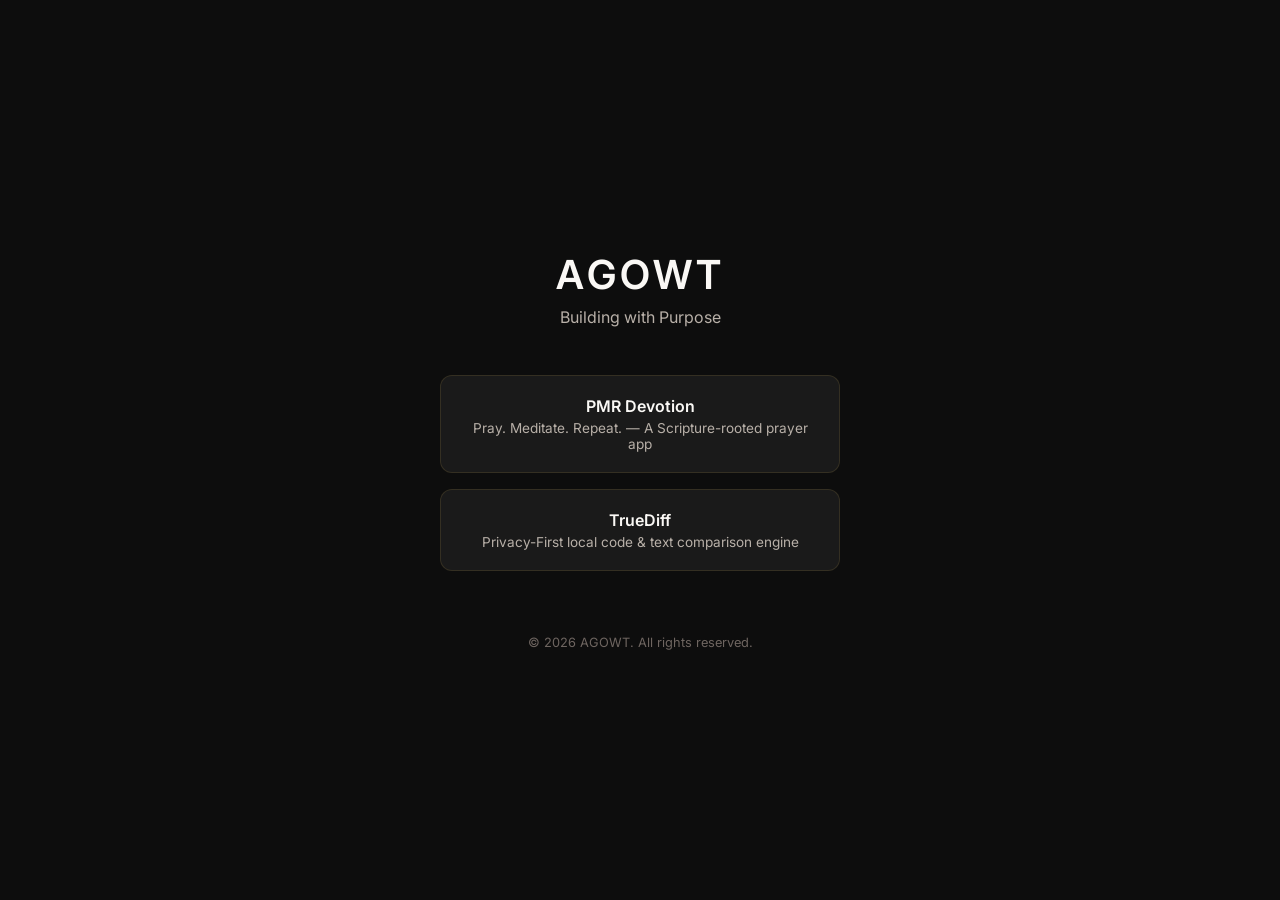
<file: index.html>
<!DOCTYPE html>
<html lang="en">
<head>
  <meta charset="UTF-8">
  <meta name="viewport" content="width=device-width, initial-scale=1.0">
  <title>AGOWT — Building with Purpose</title>
  <meta name="description" content="AGOWT builds purposeful tools and applications. Explore our products.">
  <meta property="og:title" content="AGOWT — Building with Purpose">
  <meta property="og:description" content="AGOWT builds purposeful tools and applications.">
  <meta property="og:url" content="https://agowt.com/">
  <meta property="og:type" content="website">
  <link rel="canonical" href="https://agowt.com/">
  <link rel="preconnect" href="https://fonts.googleapis.com">
  <link rel="preconnect" href="https://fonts.gstatic.com" crossorigin>
  <link rel="stylesheet" href="https://fonts.googleapis.com/css2?family=Inter:wght@400;500;600&display=swap">
  <style>
    * { margin: 0; padding: 0; box-sizing: border-box; }
    body {
      font-family: 'Inter', -apple-system, system-ui, sans-serif;
      background: #0D0D0D;
      color: #FAF8F5;
      min-height: 100vh;
      display: flex;
      flex-direction: column;
      align-items: center;
      justify-content: center;
      padding: 2rem;
      text-align: center;
    }
    .brand {
      font-size: 2.5rem;
      font-weight: 600;
      letter-spacing: 4px;
      margin-bottom: 0.5rem;
    }
    .tagline {
      color: #B8B0A8;
      font-size: 1rem;
      font-weight: 400;
      margin-bottom: 3rem;
    }
    .products {
      display: flex;
      flex-direction: column;
      gap: 1rem;
      width: 100%;
      max-width: 400px;
    }
    .product-link {
      display: block;
      padding: 1.25rem 1.5rem;
      background: #1A1A1A;
      border: 1px solid rgba(200, 169, 81, 0.15);
      border-radius: 12px;
      color: #FAF8F5;
      text-decoration: none;
      font-weight: 500;
      font-size: 1rem;
      transition: border-color 0.3s ease, transform 0.3s ease, box-shadow 0.3s ease;
    }
    .product-link:hover {
      border-color: #C8A951;
      transform: translateY(-2px);
      box-shadow: 0 4px 20px rgba(200, 169, 81, 0.1);
    }
    .product-link .product-name {
      font-weight: 600;
      margin-bottom: 0.25rem;
    }
    .product-link .product-desc {
      font-size: 0.85rem;
      color: #B8B0A8;
      font-weight: 400;
    }
    .footer {
      margin-top: 4rem;
      color: #6E6560;
      font-size: 0.8rem;
    }
  </style>
</head>
<body>
  <h1 class="brand">AGOWT</h1>
  <p class="tagline">Building with Purpose</p>

  <div class="products">
    <a href="/pmrdevotion/" class="product-link">
      <div class="product-name">PMR Devotion</div>
      <div class="product-desc">Pray. Meditate. Repeat. — A Scripture-rooted prayer app</div>
    </a>
    <a href="/truediff/" class="product-link">
      <div class="product-name">TrueDiff</div>
      <div class="product-desc">Privacy-First local code & text comparison engine</div>
    </a>
  </div>

  <p class="footer">&copy; 2026 AGOWT. All rights reserved.</p>
</body>
</html>
</file>
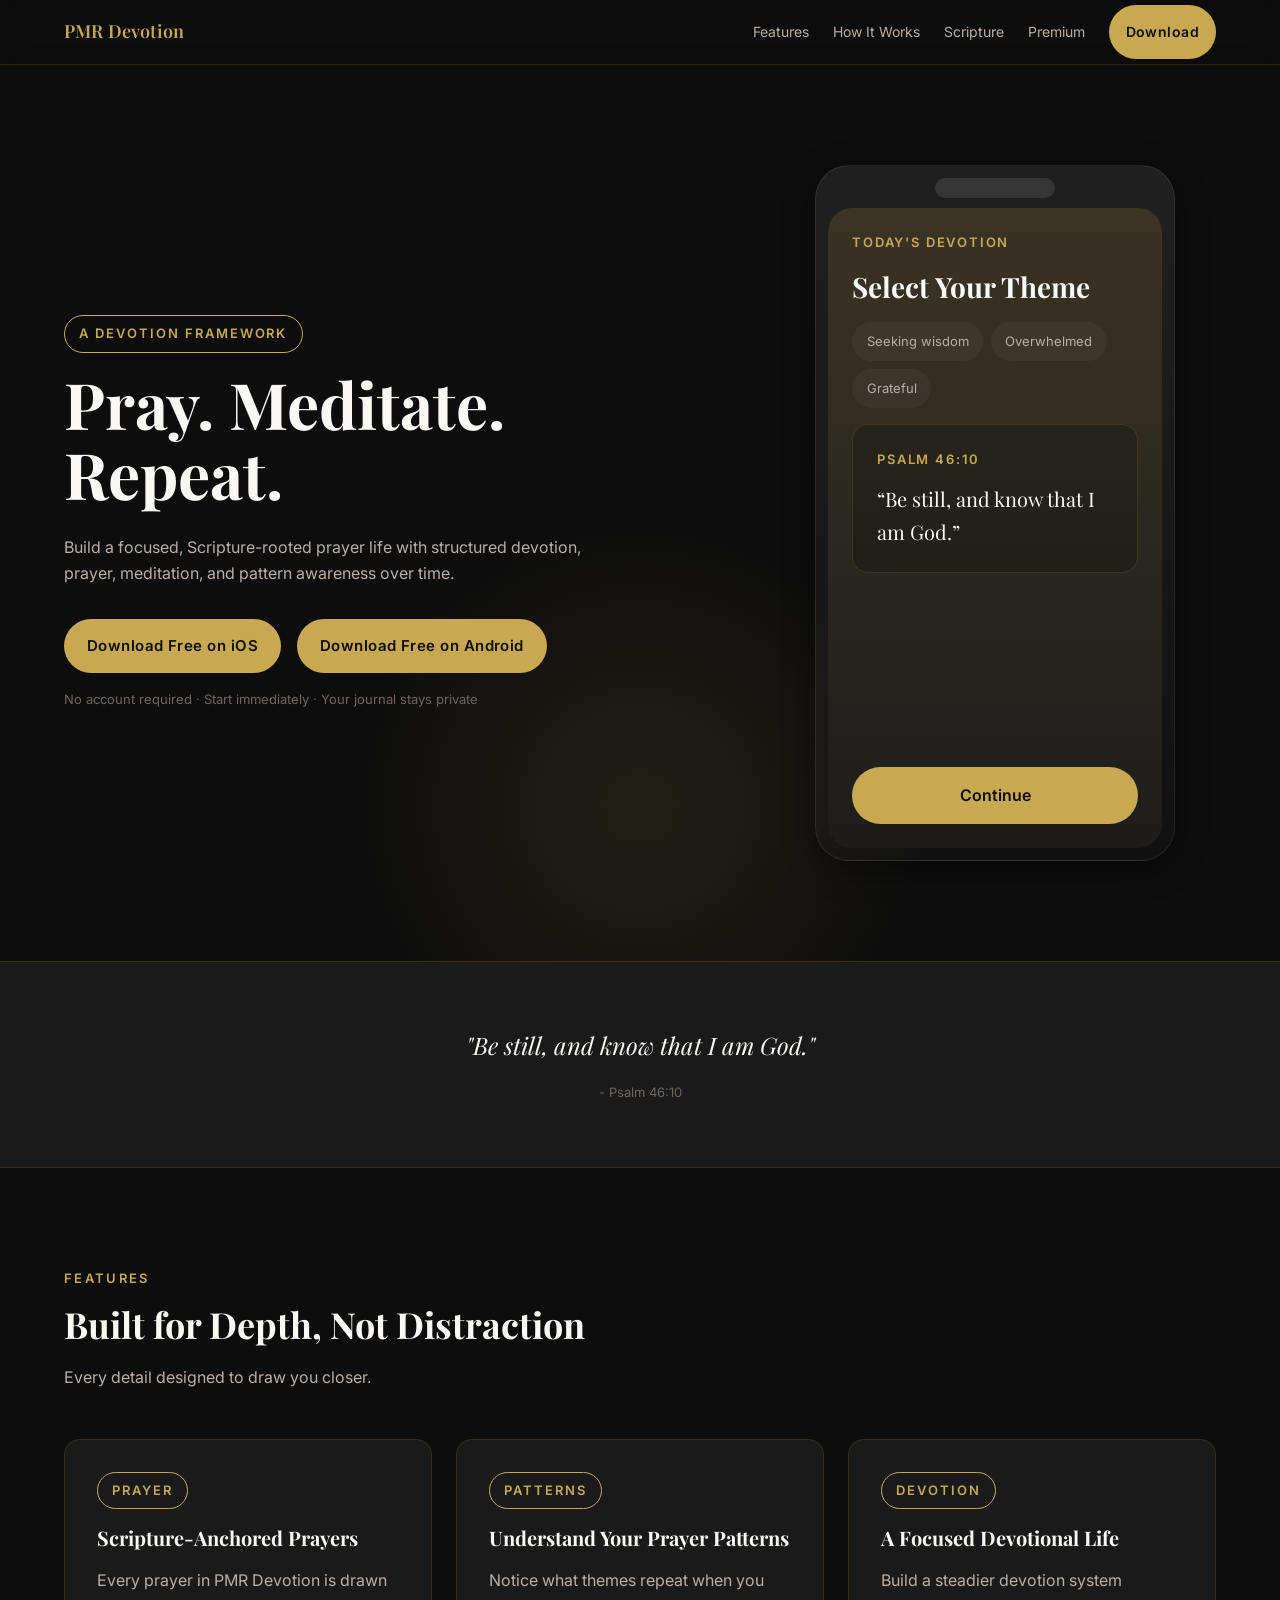
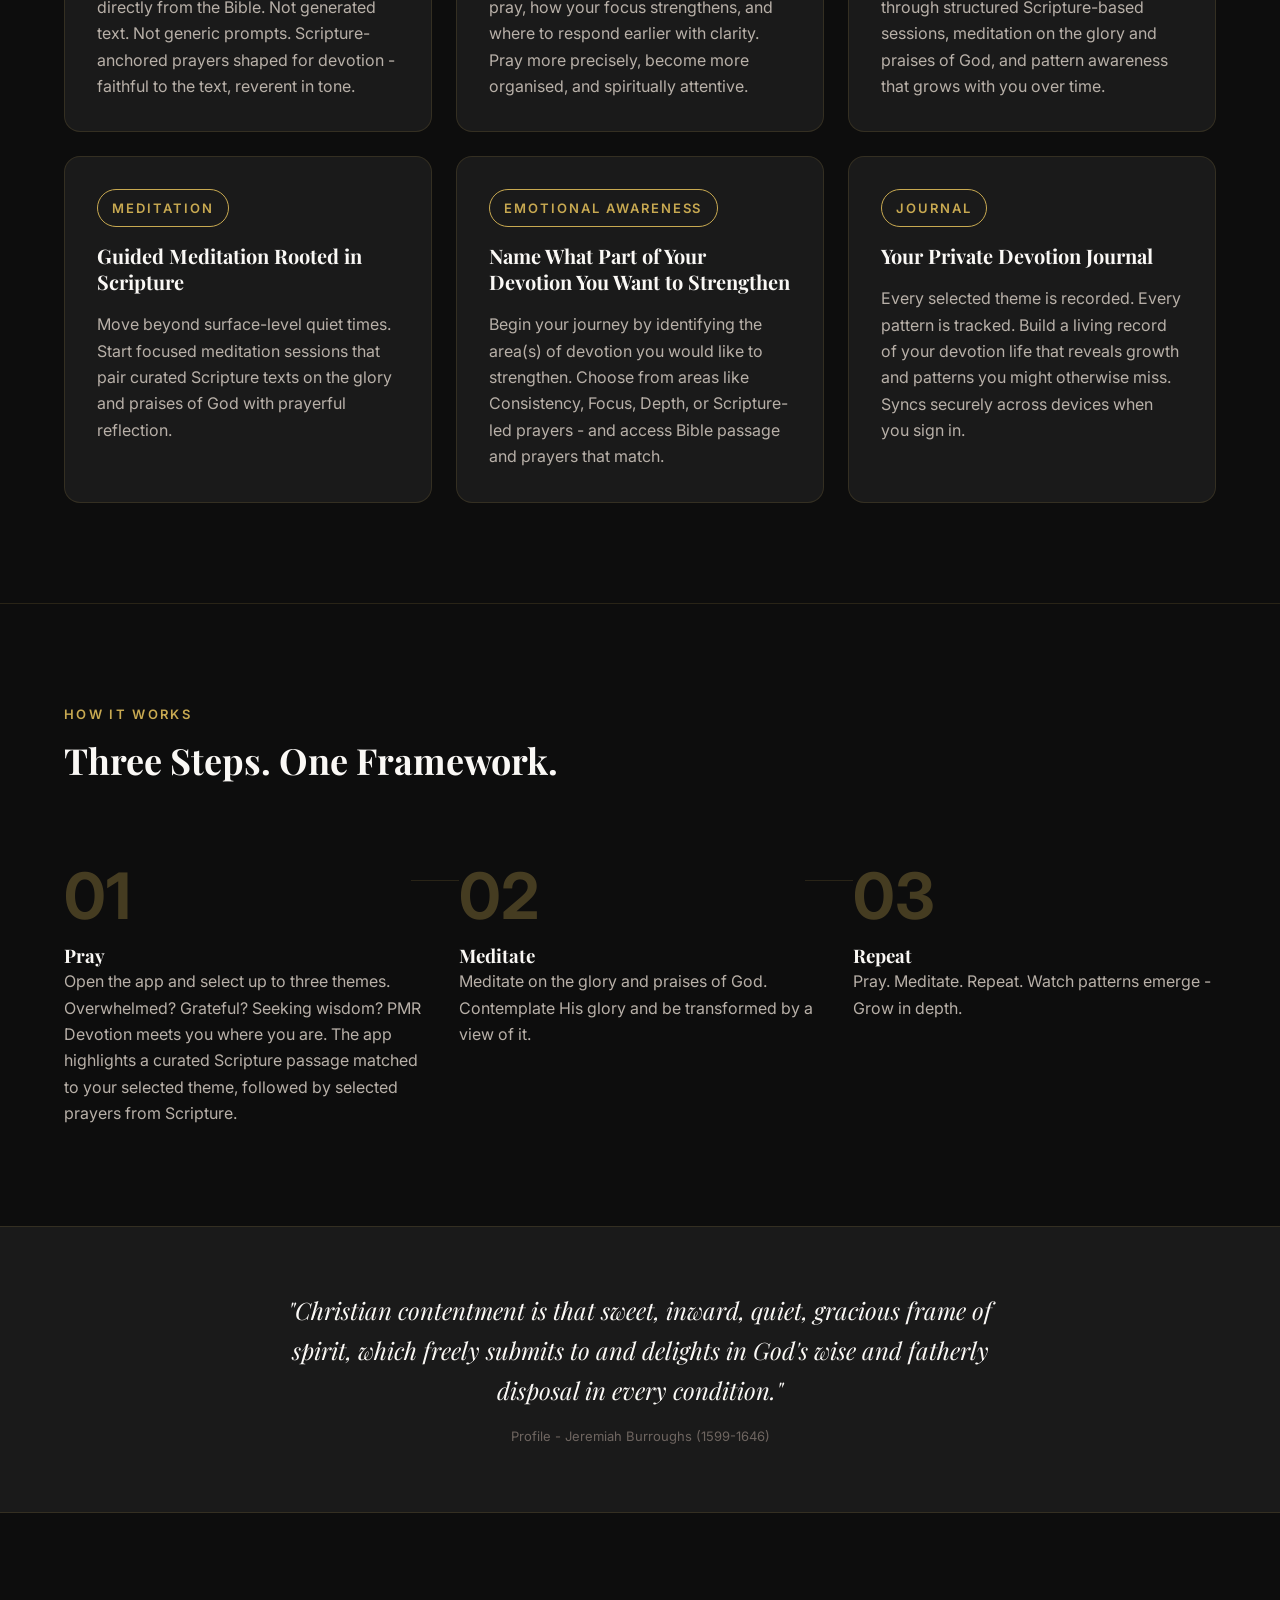
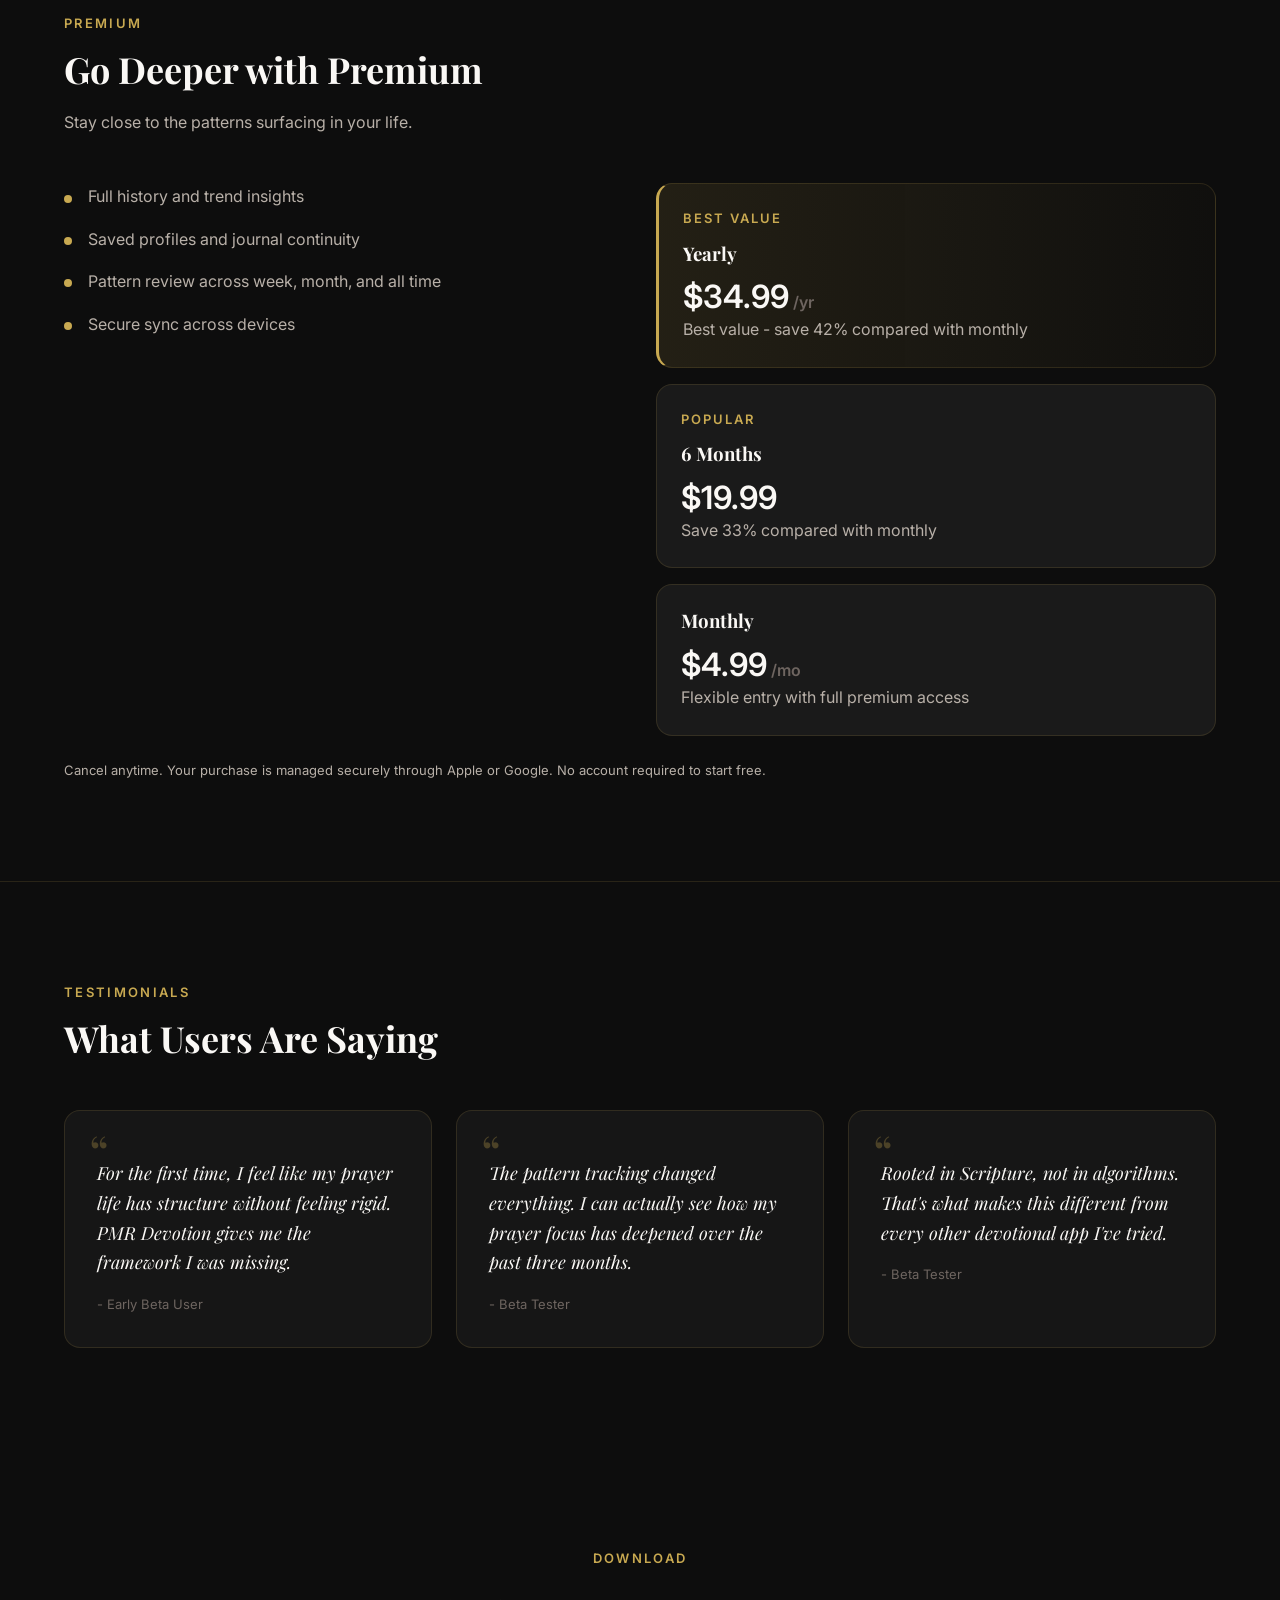
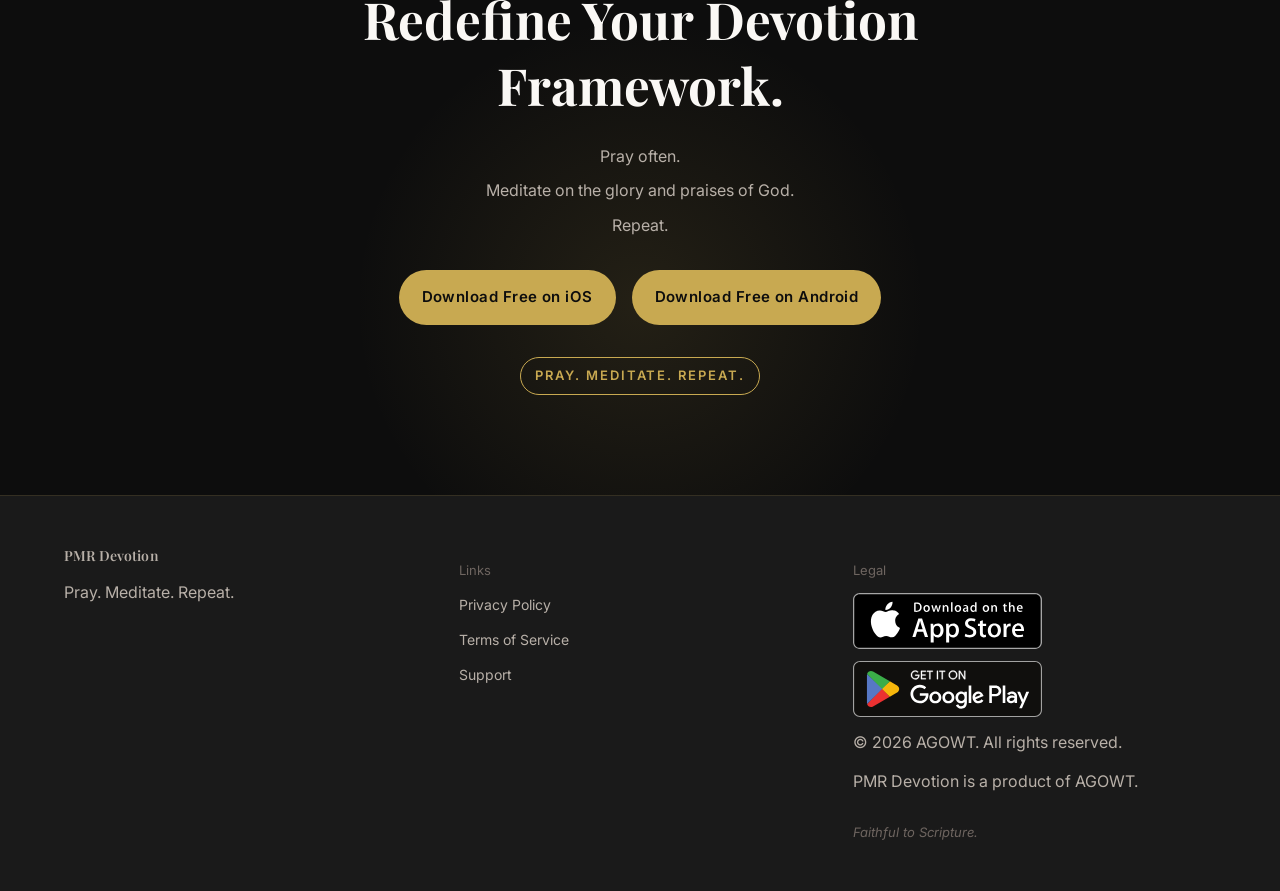
<file: pmrdevotion/index.html>
<!doctype html>
<html lang="en">

<head>
  <meta charset="utf-8">
  <meta name="viewport" content="width=device-width, initial-scale=1">
  <title>PMR Devotion - Pray. Meditate. Repeat. | Scripture-Rooted Prayer App</title>
  <meta name="description"
    content="Build a focused, Scripture-rooted prayer life with PMR Devotion. Structured devotion, daily spiritual reflection, and gentle pattern awareness. Available free on iOS.">
  <meta property="og:title" content="PMR Devotion - Pray. Meditate. Repeat.">
  <meta property="og:description"
    content="Build a focused, Scripture-rooted prayer life with PMR Devotion. Structured devotion, daily spiritual reflection, and gentle pattern awareness.">
  <meta property="og:image" content="https://pmrdevotion.agowt.com/images/og-image.svg">
  <meta property="og:url" content="https://pmrdevotion.agowt.com/">
  <meta property="og:type" content="website">
  <meta name="twitter:card" content="summary_large_image">
  <meta name="twitter:title" content="PMR Devotion - Pray. Meditate. Repeat.">
  <meta name="twitter:description"
    content="Build a focused, Scripture-rooted prayer life with PMR Devotion. Structured devotion, daily spiritual reflection, and gentle pattern awareness.">
  <meta name="twitter:image" content="https://pmrdevotion.agowt.com/images/og-image.svg">
  <link rel="canonical" href="https://pmrdevotion.agowt.com/">
  <link rel="preconnect" href="https://fonts.googleapis.com">
  <link rel="preconnect" href="https://fonts.gstatic.com" crossorigin>
  <link rel="preload" as="style"
    href="https://fonts.googleapis.com/css2?family=Inter:wght@400;500;600&family=Playfair+Display:ital,wght@0,600;0,700;1,400&display=swap">
  <link rel="stylesheet"
    href="https://fonts.googleapis.com/css2?family=Inter:wght@400;500;600&family=Playfair+Display:ital,wght@0,600;0,700;1,400&display=swap">
  <link rel="stylesheet" href="css/tokens.css">
  <link rel="stylesheet" href="css/reset.css">
  <link rel="stylesheet" href="css/layout.css">
  <link rel="stylesheet" href="css/components.css">
  <link rel="stylesheet" href="css/animations.css">
  <link rel="stylesheet" href="css/responsive.css">
  <script type="application/ld+json">
      {
        "@context": "https://schema.org",
        "@type": "SoftwareApplication",
        "name": "PMR Devotion",
        "applicationCategory": "LifestyleApplication",
        "operatingSystem": "iOS",
        "offers": [
          {
            "@type": "Offer",
            "price": "0",
            "priceCurrency": "USD",
            "description": "Free to start"
          },
          {
            "@type": "Offer",
            "price": "34.99",
            "priceCurrency": "USD",
            "description": "Yearly premium"
          }
        ],
        "url": "https://pmrdevotion.agowt.com/",
        "description": "A system of Devotion designed to edify Christians through structured, Scripture-rooted prayer and pattern awareness."
      }
    </script>
</head>

<body>
  <a class="skip-link" href="#main-content">Skip to content</a>

  <nav id="site-nav" aria-label="Primary">
    <div class="container nav-shell">
      <a id="nav-home-link" class="site-wordmark" href="#hero">PMR Devotion</a>

      <button id="mobile-nav-toggle" class="mobile-nav-toggle" type="button" aria-controls="mobile-nav-panel"
        aria-expanded="false" aria-label="Open navigation menu">
        <span></span>
        <span></span>
        <span></span>
      </button>

      <div id="desktop-nav" class="nav-links" aria-label="Desktop navigation">
        <a id="nav-features-link" href="#features">Features</a>
        <a id="nav-how-link" href="#how-it-works">How It Works</a>
        <a id="nav-scripture-link" href="#scripture-quote-1">Scripture</a>
        <a id="nav-premium-link" href="#premium">Premium</a>
        <a id="nav-download-link" class="button button--primary button--small" href="#download">Download</a>
      </div>
    </div>

    <div id="mobile-nav-panel" class="mobile-nav-panel" hidden>
      <div class="container mobile-nav-panel__inner">
        <a id="mobile-features-link" href="#features">Features</a>
        <a id="mobile-how-link" href="#how-it-works">How It Works</a>
        <a id="mobile-scripture-link" href="#scripture-quote-1">Scripture</a>
        <a id="mobile-premium-link" href="#premium">Premium</a>
        <a id="mobile-download-link" class="button button--primary" href="#download">Download</a>
      </div>
    </div>
  </nav>

  <main id="main-content">
    <section id="hero" class="section hero">
      <div class="container hero__layout">
        <div class="hero__content animate-on-scroll is-visible">
          <p class="eyebrow-badge hero__badge">A DEVOTION FRAMEWORK</p>
          <h1>Pray. Meditate. Repeat.</h1>
          <p class="hero__subheadline">
            Build a focused, Scripture-rooted prayer life with structured devotion,
            prayer, meditation, and pattern awareness over time.
          </p>
          <div class="hero__actions">
            <a id="hero-ios-link" class="button button--primary"
              href="https://apps.apple.com/app/pmr-devotion/id6761625455" target="_blank"
              rel="noopener noreferrer">Download Free on iOS</a>
            <a id="hero-android-link" class="button button--primary"
              href="https://play.google.com/store/apps/details?id=com.pmrdevotion.app" target="_blank"
              rel="noopener noreferrer">Download Free on Android</a>
          </div>
          <p class="hero__trust-line">No account required · Start immediately · Your journal stays private</p>
        </div>

        <div class="hero__visual animate-on-scroll is-visible delay-2" aria-hidden="true">
          <div class="phone-mockup">
            <div class="phone-mockup__top"></div>
            <div class="phone-mockup__screen">
              <p class="phone-mockup__label">TODAY'S DEVOTION</p>
              <h2 class="phone-mockup__headline">Select Your Theme</h2>
              <div class="phone-mockup__chips">
                <span>Seeking wisdom</span>
                <span>Overwhelmed</span>
                <span>Grateful</span>
              </div>
              <div class="phone-mockup__card">
                <p class="phone-mockup__scripture">Psalm 46:10</p>
                <p class="phone-mockup__verse">“Be still, and know that I am God.”</p>
              </div>
              <div class="phone-mockup__cta">Continue</div>
            </div>
          </div>
        </div>
      </div>
    </section>

    <aside id="scripture-quote-1" class="pull-quote section section--compact animate-on-scroll">
      <div class="container container--narrow">
        <blockquote>
          <p>"Be still, and know that I am God."</p>
          <footer>- Psalm 46:10</footer>
        </blockquote>
      </div>
    </aside>

    <section id="features" class="section">
      <div class="container">
        <div class="section-heading animate-on-scroll">
          <p class="section-label">Features</p>
          <h2>Built for Depth, Not Distraction</h2>
          <p>Every detail designed to draw you closer.</p>
        </div>

        <div class="grid-3 feature-grid">
          <article class="feature-card animate-on-scroll delay-1">
            <p class="eyebrow-badge">Prayer</p>
            <h3>Scripture-Anchored Prayers</h3>
            <p>
              Every prayer in PMR Devotion is drawn directly from the Bible.
              Not generated text. Not generic prompts. Scripture-anchored prayers
              shaped for devotion - faithful to the text, reverent in tone.
            </p>
          </article>

          <article class="feature-card animate-on-scroll delay-2">
            <p class="eyebrow-badge">Patterns</p>
            <h3>Understand Your Prayer Patterns</h3>
            <p>
              Notice what themes repeat when you pray,
              how your focus strengthens, and where to respond earlier with clarity.
              Pray more precisely, become more organised, and spiritually attentive.
            </p>
          </article>

          <article class="feature-card animate-on-scroll delay-3">
            <p class="eyebrow-badge">Devotion</p>
            <h3>A Focused Devotional Life</h3>
            <p>
              Build a steadier devotion system through structured
              Scripture-based sessions, meditation on the glory and praises of God,
              and pattern awareness that grows with you over time.
            </p>
          </article>

          <article class="feature-card animate-on-scroll delay-1">
            <p class="eyebrow-badge">Meditation</p>
            <h3>Guided Meditation Rooted in Scripture</h3>
            <p>
              Move beyond surface-level quiet times. Start focused
              meditation sessions that pair curated Scripture texts on the glory and praises of God with prayerful
              reflection.
            </p>
          </article>

          <article class="feature-card animate-on-scroll delay-2">
            <p class="eyebrow-badge">Emotional Awareness</p>
            <h3>Name What Part of Your Devotion You Want to Strengthen</h3>
            <p>
              Begin your journey by identifying the area(s) of devotion you would like to strengthen. Choose from areas
              like Consistency, Focus, Depth, or Scripture-led prayers - and access Bible passage and prayers that
              match.
            </p>
          </article>

          <article class="feature-card animate-on-scroll delay-3">
            <p class="eyebrow-badge">Journal</p>
            <h3>Your Private Devotion Journal</h3>
            <p>
              Every selected theme is recorded. Every pattern is tracked.
              Build a living record of your devotion life that reveals
              growth and patterns you might otherwise miss. Syncs securely across devices
              when you sign in.
            </p>
          </article>
        </div>
      </div>
    </section>

    <section id="how-it-works" class="section section--with-divider">
      <div class="container">
        <div class="section-heading animate-on-scroll">
          <p class="section-label">How It Works</p>
          <h2>Three Steps. One Framework.</h2>
        </div>

        <div class="steps-grid">
          <article class="step-card animate-on-scroll delay-1">
            <p class="step-card__number">01</p>
            <h3>Pray</h3>
            <p>
              Open the app and select up to three themes.
              Overwhelmed? Grateful? Seeking wisdom? PMR Devotion meets you where you are. The app highlights a curated
              Scripture passage matched to your selected theme, followed by selected prayers from Scripture.
            </p>
          </article>

          <article class="step-card animate-on-scroll delay-2">
            <p class="step-card__number">02</p>
            <h3>Meditate</h3>
            <p>
              Meditate on the glory and praises of God. Contemplate His glory and be transformed by a view of it.
            </p>
          </article>

          <article class="step-card animate-on-scroll delay-3">
            <p class="step-card__number">03</p>
            <h3>Repeat</h3>
            <p>
              Pray. Meditate. Repeat. Watch patterns emerge - Grow in depth.
            </p>
          </article>
        </div>
      </div>
    </section>

    <aside id="scripture-quote-2" class="pull-quote section section--compact animate-on-scroll">
      <div class="container container--narrow">
        <blockquote>
          <p>"Christian contentment is that sweet, inward, quiet, gracious frame of spirit, which freely submits to and
            delights in God's wise and fatherly disposal in every condition."</p>
          <footer>Profile - Jeremiah Burroughs (1599-1646)</footer>
        </blockquote>
      </div>
    </aside>

    <section id="premium" class="section">
      <div class="container">
        <div class="section-heading animate-on-scroll">
          <p class="section-label">Premium</p>
          <h2>Go Deeper with Premium</h2>
          <p>Stay close to the patterns surfacing in your life.</p>
        </div>

        <div class="grid-2 premium-layout">
          <div class="premium-copy animate-on-scroll delay-1">
            <ul class="premium-list">
              <li>Full history and trend insights</li>
              <li>Saved profiles and journal continuity</li>
              <li>Pattern review across week, month, and all time</li>
              <li>Secure sync across devices</li>
            </ul>
          </div>

          <div class="pricing-stack">
            <article class="pricing-card pricing-card--featured animate-on-scroll delay-1">
              <p class="pricing-card__badge">Best Value</p>
              <h3>Yearly</h3>
              <p class="pricing-card__price">$34.99<span>/yr</span></p>
              <p class="pricing-card__meta">Best value - save 42% compared with monthly</p>
            </article>

            <article class="pricing-card animate-on-scroll delay-2">
              <p class="pricing-card__badge">Popular</p>
              <h3>6 Months</h3>
              <p class="pricing-card__price">$19.99</p>
              <p class="pricing-card__meta">Save 33% compared with monthly</p>
            </article>

            <article class="pricing-card animate-on-scroll delay-3">
              <h3>Monthly</h3>
              <p class="pricing-card__price">$4.99<span>/mo</span></p>
              <p class="pricing-card__meta">Flexible entry with full premium access</p>
            </article>
          </div>
        </div>

        <p class="section-footnote animate-on-scroll">
          Cancel anytime. Your purchase is managed securely through
          Apple or Google. No account required to start free.
        </p>
      </div>
    </section>

    <section id="testimonials" class="section section--with-divider">
      <div class="container">
        <div class="section-heading animate-on-scroll">
          <p class="section-label">Testimonials</p>
          <h2>What Users Are Saying</h2>
        </div>

        <div class="grid-3 testimonial-grid">
          <article class="testimonial-card animate-on-scroll delay-1">
            <span class="testimonial-card__mark" aria-hidden="true">“</span>
            <p>
              For the first time, I feel like my prayer life has structure without
              feeling rigid. PMR Devotion gives me the framework I was missing.
            </p>
            <footer>- Early Beta User</footer>
          </article>

          <article class="testimonial-card animate-on-scroll delay-2">
            <span class="testimonial-card__mark" aria-hidden="true">“</span>
            <p>
              The pattern tracking changed everything. I can actually see how my
              prayer focus has deepened over the past three months.
            </p>
            <footer>- Beta Tester</footer>
          </article>

          <article class="testimonial-card animate-on-scroll delay-3">
            <span class="testimonial-card__mark" aria-hidden="true">“</span>
            <p>
              Rooted in Scripture, not in algorithms. That's what makes
              this different from every other devotional app I've tried.
            </p>
            <footer>- Beta Tester</footer>
          </article>
        </div>
      </div>
    </section>

    <section id="download" class="section download-cta">
      <div class="container container--narrow download-cta__inner animate-on-scroll">
        <p class="section-label">Download</p>
        <h2>Redefine Your Devotion Framework.</h2>
        <div class="download-cta__lines" aria-label="Prayer journey highlights">
          <p>Pray often.</p>
          <p>Meditate on the glory and praises of God.</p>
          <p>Repeat.</p>
        </div>
        <div class="hero__actions hero__actions--centered">
          <a id="download-ios-link" class="button button--primary"
            href="https://apps.apple.com/app/pmr-devotion/id6761625455" target="_blank"
            rel="noopener noreferrer">Download Free on iOS</a>
          <a id="download-android-link" class="button button--primary"
            href="https://play.google.com/store/apps/details?id=com.pmrdevotion.app" target="_blank"
            rel="noopener noreferrer">Download Free on Android</a>
        </div>
        <p class="eyebrow-badge download-cta__badge">Pray. Meditate. Repeat.</p>
      </div>
    </section>
  </main>

  <footer id="site-footer">
    <div class="container footer-grid">
      <div>
        <a id="footer-home-link" class="site-wordmark" href="#hero">PMR Devotion</a>
        <p class="footer-tagline">Pray. Meditate. Repeat.</p>
      </div>

      <div>
        <p class="footer-heading">Links</p>
        <a id="footer-privacy-link" href="privacy-policy.html">Privacy Policy</a>
        <a id="footer-terms-link" href="terms.html">Terms of Service</a>
        <a id="footer-support-link" href="mailto:support@agowt.com">Support</a>
      </div>

      <div>
        <p class="footer-heading">Legal</p>
        <a id="app-store-badge" class="footer-badge-link" href="https://apps.apple.com/app/pmr-devotion/id6761625455"
          target="_blank" rel="noopener noreferrer">
          <img src="images/app-store-badge.svg?v=3" alt="Download on the App Store badge for PMR Devotion" height="56"
            loading="lazy">
        </a>
        <a id="google-play-badge" class="footer-badge-link"
          href="https://play.google.com/store/apps/details?id=com.pmrdevotion.app" target="_blank"
          rel="noopener noreferrer">
          <img src="images/google-play-badge.svg" alt="Google Play badge for PMR Devotion" height="56" loading="lazy">
        </a>
        <p class="footer-legal">© 2026 AGOWT. All rights reserved.</p>
        <p class="footer-legal">PMR Devotion is a product of AGOWT.</p>
        <p class="footer-closing">Faithful to Scripture.</p>
      </div>
    </div>
  </footer>

  <script src="js/main.js"></script>
</body>

</html>
</file>
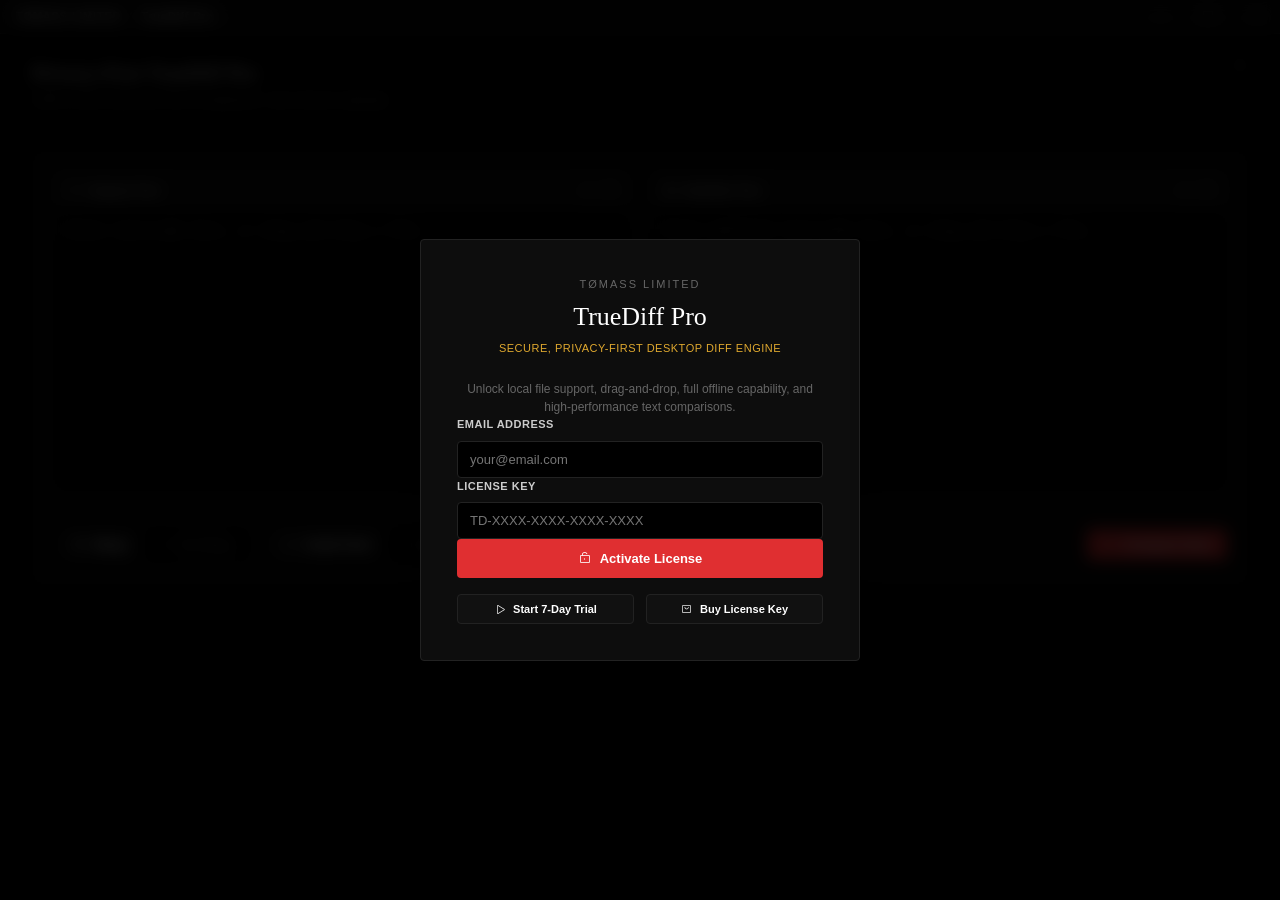
<file: truediff-desktop/src/index.html>
<!DOCTYPE html>
<html lang="en" data-theme="dark">
<head>
    <meta charset="UTF-8">
    <meta name="viewport" content="width=device-width, initial-scale=1.0">
    <title>TrueDiff Pro</title>
    
    <!-- Local Vendor Styles -->
    <link rel="stylesheet" type="text/css" href="vendor/phosphor/style.css" />
    <link rel="stylesheet" type="text/css" href="vendor/diff2html.min.css" />
    <link rel="stylesheet" href="styles.css?v=4.32">
</head>
<body>
    <!-- Custom Frameless Title Bar -->
    <div class="titlebar" data-tauri-drag-region>
        <div class="titlebar-drag-region" data-tauri-drag-region>
            <span class="company-name-title">TØMASS LIMITED</span>
            <span class="logo-divider-title">|</span>
            <span class="product-name-title">TrueDiff Pro</span>
        </div>
        <div class="titlebar-controls">
            <button class="titlebar-button" id="titlebar-minimize" title="Minimize">
                <i class="ph ph-minus"></i>
            </button>
            <button class="titlebar-button" id="titlebar-maximize" title="Maximize/Restore">
                <i class="ph ph-square"></i>
            </button>
            <button class="titlebar-button" id="titlebar-close" title="Close">
                <i class="ph ph-x"></i>
            </button>
        </div>
    </div>

    <!-- Trial Banner / Status Bar -->
    <div id="trialStatusBar" class="trial-status-bar hidden">
        <div class="trial-status-left">
            <i class="ph ph-clock"></i>
            <span>TrueDiff Pro Trial — <strong id="trialDaysRemaining">7</strong> days remaining</span>
        </div>
        <button class="btn-activate-inline" id="btnActivateFromTrial">
            <i class="ph ph-lock-open"></i> Activate License
        </button>
    </div>

    <!-- Main Content Container -->
    <main class="app-container">
        <!-- Print-Only Elegant Header for Web Parity -->
        <div class="print-header">
            <span class="print-header-left">Privacy-First TrueDiff | agowt.com</span>
            <span class="print-header-right" id="printDate"></span>
        </div>

        <header class="app-masthead">

            <div class="masthead-left">
                <h1>Privacy-First TrueDiff Pro</h1>
                <p>100% Local Code and Text Comparison. Zero Server Uploads.</p>
            </div>
            <div class="masthead-right">
                <button id="themeToggle" class="icon-btn theme-toggle-btn" title="Toggle Theme">
                    <i class="ph ph-sun" id="themeIcon"></i>
                </button>
            </div>
        </header>

        <div class="main-panel">
            <div class="input-grid">
                <!-- Original Text Group -->
                <div class="input-group" id="originalGroup">
                    <div class="input-header">
                        <i class="ph ph-file-dashed"></i>
                        <span>Original Text</span>
                        <input type="file" id="originalFileInput" accept=".txt,.docx,.pdf" style="display: none;">
                        <button class="icon-btn upload-btn" onclick="document.getElementById('originalFileInput').click()" title="Upload File (.txt, .docx, .pdf)">
                            <i class="ph ph-upload-simple"></i>
                        </button>
                        <button class="icon-btn clear-btn" data-target="originalText" title="Clear">
                            <i class="ph ph-trash"></i>
                        </button>
                    </div>
                    <div class="textarea-container">
                        <textarea id="originalText" placeholder="Paste text/code here, or drag and drop a file..."></textarea>
                        <div class="drag-overlay" id="originalDragOverlay">
                            <div class="drag-overlay-content">
                                <i class="ph ph-file-arrow-down"></i>
                                <span>Drop to Load File</span>
                            </div>
                        </div>
                    </div>
                </div>

                <!-- Modified Text Group -->
                <div class="input-group" id="modifiedGroup">
                    <div class="input-header">
                        <i class="ph ph-file-text"></i>
                        <span>Modified Text</span>
                        <input type="file" id="modifiedFileInput" accept=".txt,.docx,.pdf" style="display: none;">
                        <button class="icon-btn upload-btn" onclick="document.getElementById('modifiedFileInput').click()" title="Upload File (.txt, .docx, .pdf)">
                            <i class="ph ph-upload-simple"></i>
                        </button>
                        <button class="icon-btn clear-btn" data-target="modifiedText" title="Clear">
                            <i class="ph ph-trash"></i>
                        </button>
                    </div>
                    <div class="textarea-container">
                        <textarea id="modifiedText" placeholder="Paste modified text/code here, or drag and drop a file..."></textarea>
                        <div class="drag-overlay" id="modifiedDragOverlay">
                            <div class="drag-overlay-content">
                                <i class="ph ph-file-arrow-down"></i>
                                <span>Drop to Load File</span>
                            </div>
                        </div>
                    </div>
                </div>
            </div>
            
            <div class="action-bar">
                <div class="action-bar-left">
                    <div class="view-toggles">
                        <button class="btn btn-tab active" id="btnWrap" title="Wrap Text">
                            <i class="ph ph-text-align-justify"></i> Wrap
                        </button>
                        <button class="btn btn-tab" id="btnNoWrap" title="No Wrap">
                            <i class="ph ph-arrows-out-line-horizontal"></i> No Wrap
                        </button>
                    </div>

                    <div class="view-toggles">
                        <button class="btn btn-tab active" id="btnCodeFont" title="Monospace Font">
                            <i class="ph ph-code"></i> Code Font
                        </button>
                        <button class="btn btn-tab" id="btnDocFont" title="Sans-Serif Font">
                            <i class="ph ph-text-aa"></i> Doc Font
                        </button>
                    </div>

                    <div class="view-toggles">
                        <button class="btn btn-tab active" id="btnShowLines" title="Show Line Numbers">
                            <i class="ph ph-list-numbers"></i> Lines
                        </button>
                        <button class="btn btn-tab" id="btnHideLines" title="Hide Line Numbers">
                            <i class="ph ph-text-align-left"></i> No Lines
                        </button>
                    </div>
                </div>

                <div class="action-bar-right">
                    <button class="btn btn-tab" id="btnToggleInputs" style="display: none;" title="Toggle Inputs View">
                        <i class="ph ph-arrows-in-line-vertical"></i> Hide Inputs
                    </button>

                    <div class="export-dropdown" id="exportDropdownContainer" style="display: none;">
                        <button class="btn btn-secondary" id="btnExportMenu">
                            <i class="ph ph-export"></i> Export <i class="ph ph-caret-down"></i>
                        </button>
                        <div class="dropdown-content" id="exportMenuContent">
                            <button id="btnExportHTML"><i class="ph ph-file-html"></i> Export Interactive HTML</button>
                            <button id="btnExportPDF"><i class="ph ph-file-pdf"></i> Export to PDF (Print)</button>
                            <button id="btnExportWord"><i class="ph ph-file-doc"></i> Export to Word (.doc)</button>
                            <button id="btnExportPatch"><i class="ph ph-file-code"></i> Export Git Patch (.diff)</button>
                        </div>
                    </div>

                    <button id="compareBtn" class="btn btn-primary">
                        <i class="ph ph-arrows-left-right"></i> Compare Now
                    </button>
                </div>
            </div>
        </div>

        <section class="results-section hidden" id="resultsSection">
            <div class="panel diff-panel">
                <div id="diffOutput"></div>
            </div>
        </section>
    </main>

    <!-- Licensing & Trial Overlay Modal -->
    <div id="licenseModal" class="license-modal hidden">
        <div class="license-card">
            <div class="license-logo">
                <span class="company-name-modal">TØMASS LIMITED</span>
                <h2>TrueDiff Pro</h2>
                <p class="license-subtitle">Secure, Privacy-First Desktop Diff Engine</p>
            </div>

            <!-- Activation Success View -->
            <div id="activationSuccessView" class="success-view hidden">
                <i class="ph ph-check-circle success-icon"></i>
                <h3>Activation Successful!</h3>
                <p>Thank you for purchasing TrueDiff Pro. Your license has been activated successfully on this machine.</p>
                <button class="btn btn-primary btn-block" id="btnStartUsingApp">Start Using TrueDiff Pro</button>
            </div>

            <!-- Standard Activation / Trial Input View -->
            <div id="activationInputView">
                <p class="license-instructions" id="modalStatusText">
                    Unlock local file support, drag-and-drop, full offline capability, and high-performance text comparisons.
                </p>

                <!-- Trial Active Status inside modal -->
                <div id="modalTrialStatus" class="modal-trial-status hidden">
                    <i class="ph ph-info"></i>
                    <span>Your 7-day trial is currently active. You can continue testing or activate your full license key below.</span>
                </div>

                <!-- Trial Expired Warning -->
                <div id="modalTrialExpired" class="modal-trial-expired hidden">
                    <i class="ph ph-warning-circle"></i>
                    <span>Your 7-day trial has expired. Please enter a valid license key or purchase a new one to continue using TrueDiff Pro.</span>
                </div>

                <div class="form-group">
                    <label for="licenseEmail">Email Address</label>
                    <input type="email" id="licenseEmail" placeholder="your@email.com" autocomplete="email">
                </div>

                <div class="form-group">
                    <label for="licenseKey">License Key</label>
                    <input type="text" id="licenseKey" placeholder="TD-XXXX-XXXX-XXXX-XXXX" autocomplete="off">
                </div>

                <div id="licenseErrorMsg" class="error-message hidden">
                    Invalid license key or email. Please check your spelling and try again.
                </div>

                <div class="license-actions">
                    <button class="btn btn-primary btn-block" id="btnActivateLicense">
                        <i class="ph ph-lock-open" id="activateBtnIcon"></i> <span id="activateBtnText">Activate License</span>
                    </button>
                    
                    <div class="actions-row">
                        <button class="btn btn-secondary" id="btnStartTrial">
                            <i class="ph ph-play"></i> Start 7-Day Trial
                        </button>
                        <button class="btn btn-secondary" id="btnBuyLicense">
                            <i class="ph ph-shopping-bag"></i> Buy License Key
                        </button>
                    </div>

                    <button class="btn btn-text btn-block hidden" id="btnCancelActivation">
                        Continue Using Free Trial
                    </button>
                </div>
            </div>
        </div>
    </div>

    <!-- Offline Dependencies -->
    <script src="vendor/diff.min.js"></script>
    <script src="vendor/diff2html.min.js"></script>
    <script src="vendor/mammoth.browser.min.js"></script>
    <script src="vendor/pdf.min.js"></script>
    <script>pdfjsLib.GlobalWorkerOptions.workerSrc = 'vendor/pdf.worker.min.js';</script>

    <!-- Main JavaScript Modules -->
    <script type="module" src="main.js"></script>
</body>
</html>
</file>
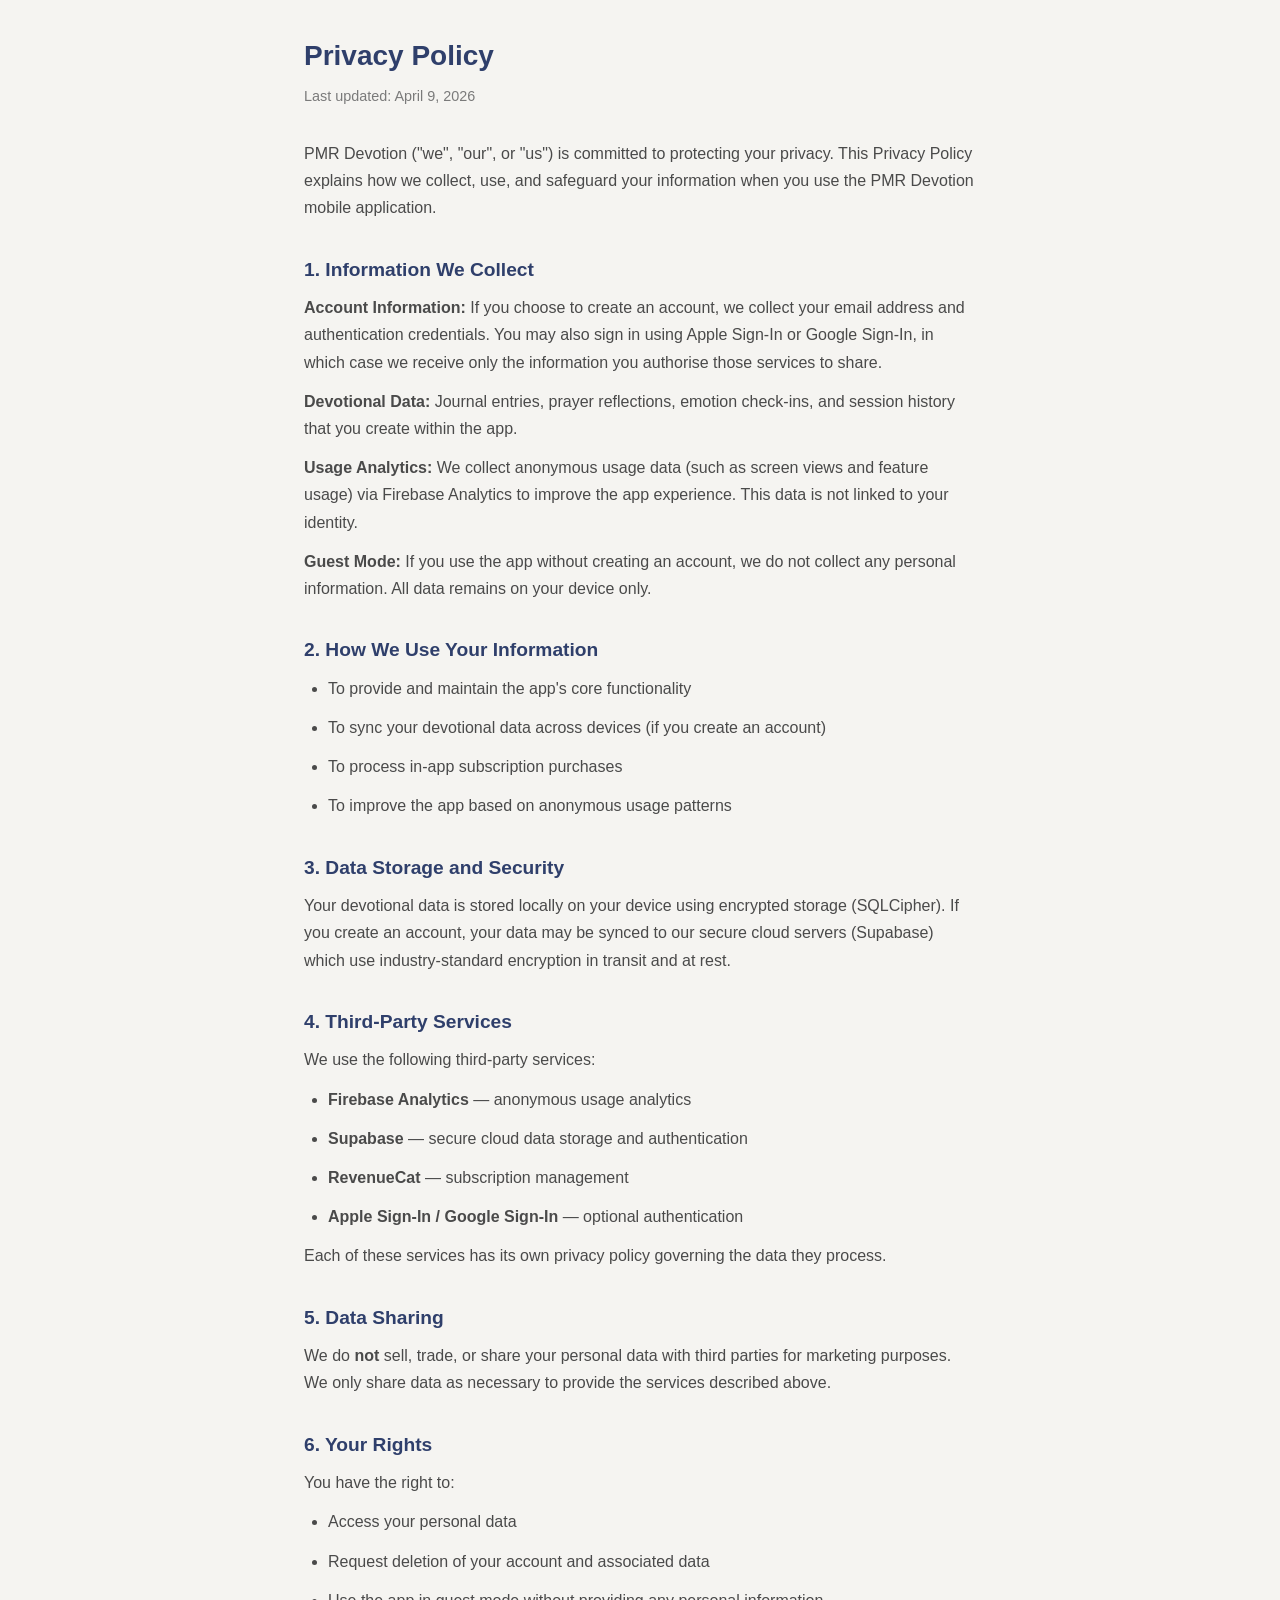
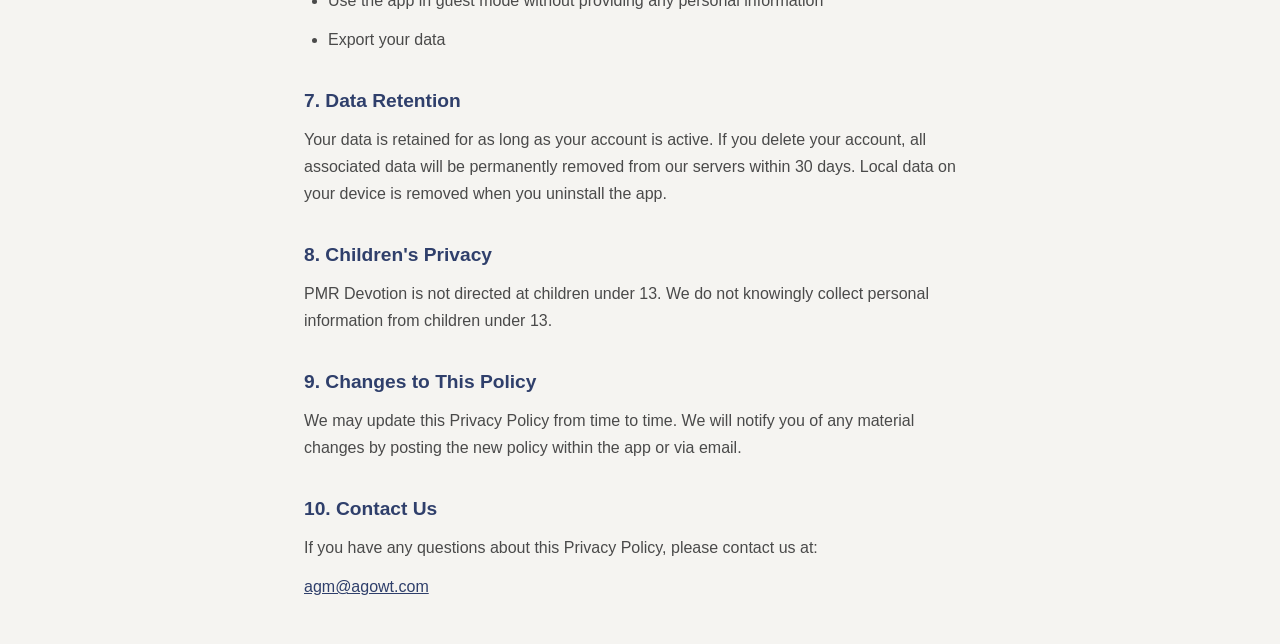
<file: privacy-policy.html>
<!DOCTYPE html>
<html lang="en">
<head>
  <meta charset="UTF-8">
  <meta name="viewport" content="width=device-width, initial-scale=1.0">
  <title>Privacy Policy — PMR Devotion</title>
  <style>
    * { margin: 0; padding: 0; box-sizing: border-box; }
    body {
      font-family: -apple-system, BlinkMacSystemFont, 'Segoe UI', Roboto, sans-serif;
      line-height: 1.7;
      color: #4A4A4A;
      background: #F5F4F1;
      padding: 2rem 1.5rem;
      max-width: 720px;
      margin: 0 auto;
    }
    h1 { color: #2F3F6B; font-size: 1.75rem; margin-bottom: 0.25rem; }
    h2 { color: #2F3F6B; font-size: 1.2rem; margin-top: 2rem; margin-bottom: 0.5rem; }
    p, li { margin-bottom: 0.75rem; }
    ul { padding-left: 1.5rem; }
    .date { color: #7A7A7A; font-size: 0.9rem; margin-bottom: 2rem; }
    a { color: #2F3F6B; }
  </style>
</head>
<body>
  <h1>Privacy Policy</h1>
  <p class="date">Last updated: April 9, 2026</p>

  <p>PMR Devotion ("we", "our", or "us") is committed to protecting your privacy. This Privacy Policy explains how we collect, use, and safeguard your information when you use the PMR Devotion mobile application.</p>

  <h2>1. Information We Collect</h2>
  <p><strong>Account Information:</strong> If you choose to create an account, we collect your email address and authentication credentials. You may also sign in using Apple Sign-In or Google Sign-In, in which case we receive only the information you authorise those services to share.</p>
  <p><strong>Devotional Data:</strong> Journal entries, prayer reflections, emotion check-ins, and session history that you create within the app.</p>
  <p><strong>Usage Analytics:</strong> We collect anonymous usage data (such as screen views and feature usage) via Firebase Analytics to improve the app experience. This data is not linked to your identity.</p>
  <p><strong>Guest Mode:</strong> If you use the app without creating an account, we do not collect any personal information. All data remains on your device only.</p>

  <h2>2. How We Use Your Information</h2>
  <ul>
    <li>To provide and maintain the app's core functionality</li>
    <li>To sync your devotional data across devices (if you create an account)</li>
    <li>To process in-app subscription purchases</li>
    <li>To improve the app based on anonymous usage patterns</li>
  </ul>

  <h2>3. Data Storage and Security</h2>
  <p>Your devotional data is stored locally on your device using encrypted storage (SQLCipher). If you create an account, your data may be synced to our secure cloud servers (Supabase) which use industry-standard encryption in transit and at rest.</p>

  <h2>4. Third-Party Services</h2>
  <p>We use the following third-party services:</p>
  <ul>
    <li><strong>Firebase Analytics</strong> — anonymous usage analytics</li>
    <li><strong>Supabase</strong> — secure cloud data storage and authentication</li>
    <li><strong>RevenueCat</strong> — subscription management</li>
    <li><strong>Apple Sign-In / Google Sign-In</strong> — optional authentication</li>
  </ul>
  <p>Each of these services has its own privacy policy governing the data they process.</p>

  <h2>5. Data Sharing</h2>
  <p>We do <strong>not</strong> sell, trade, or share your personal data with third parties for marketing purposes. We only share data as necessary to provide the services described above.</p>

  <h2>6. Your Rights</h2>
  <p>You have the right to:</p>
  <ul>
    <li>Access your personal data</li>
    <li>Request deletion of your account and associated data</li>
    <li>Use the app in guest mode without providing any personal information</li>
    <li>Export your data</li>
  </ul>

  <h2>7. Data Retention</h2>
  <p>Your data is retained for as long as your account is active. If you delete your account, all associated data will be permanently removed from our servers within 30 days. Local data on your device is removed when you uninstall the app.</p>

  <h2>8. Children's Privacy</h2>
  <p>PMR Devotion is not directed at children under 13. We do not knowingly collect personal information from children under 13.</p>

  <h2>9. Changes to This Policy</h2>
  <p>We may update this Privacy Policy from time to time. We will notify you of any material changes by posting the new policy within the app or via email.</p>

  <h2>10. Contact Us</h2>
  <p>If you have any questions about this Privacy Policy, please contact us at:</p>
  <p><a href="mailto:agm@agowt.com">agm@agowt.com</a></p>
</body>
</html>
</file>
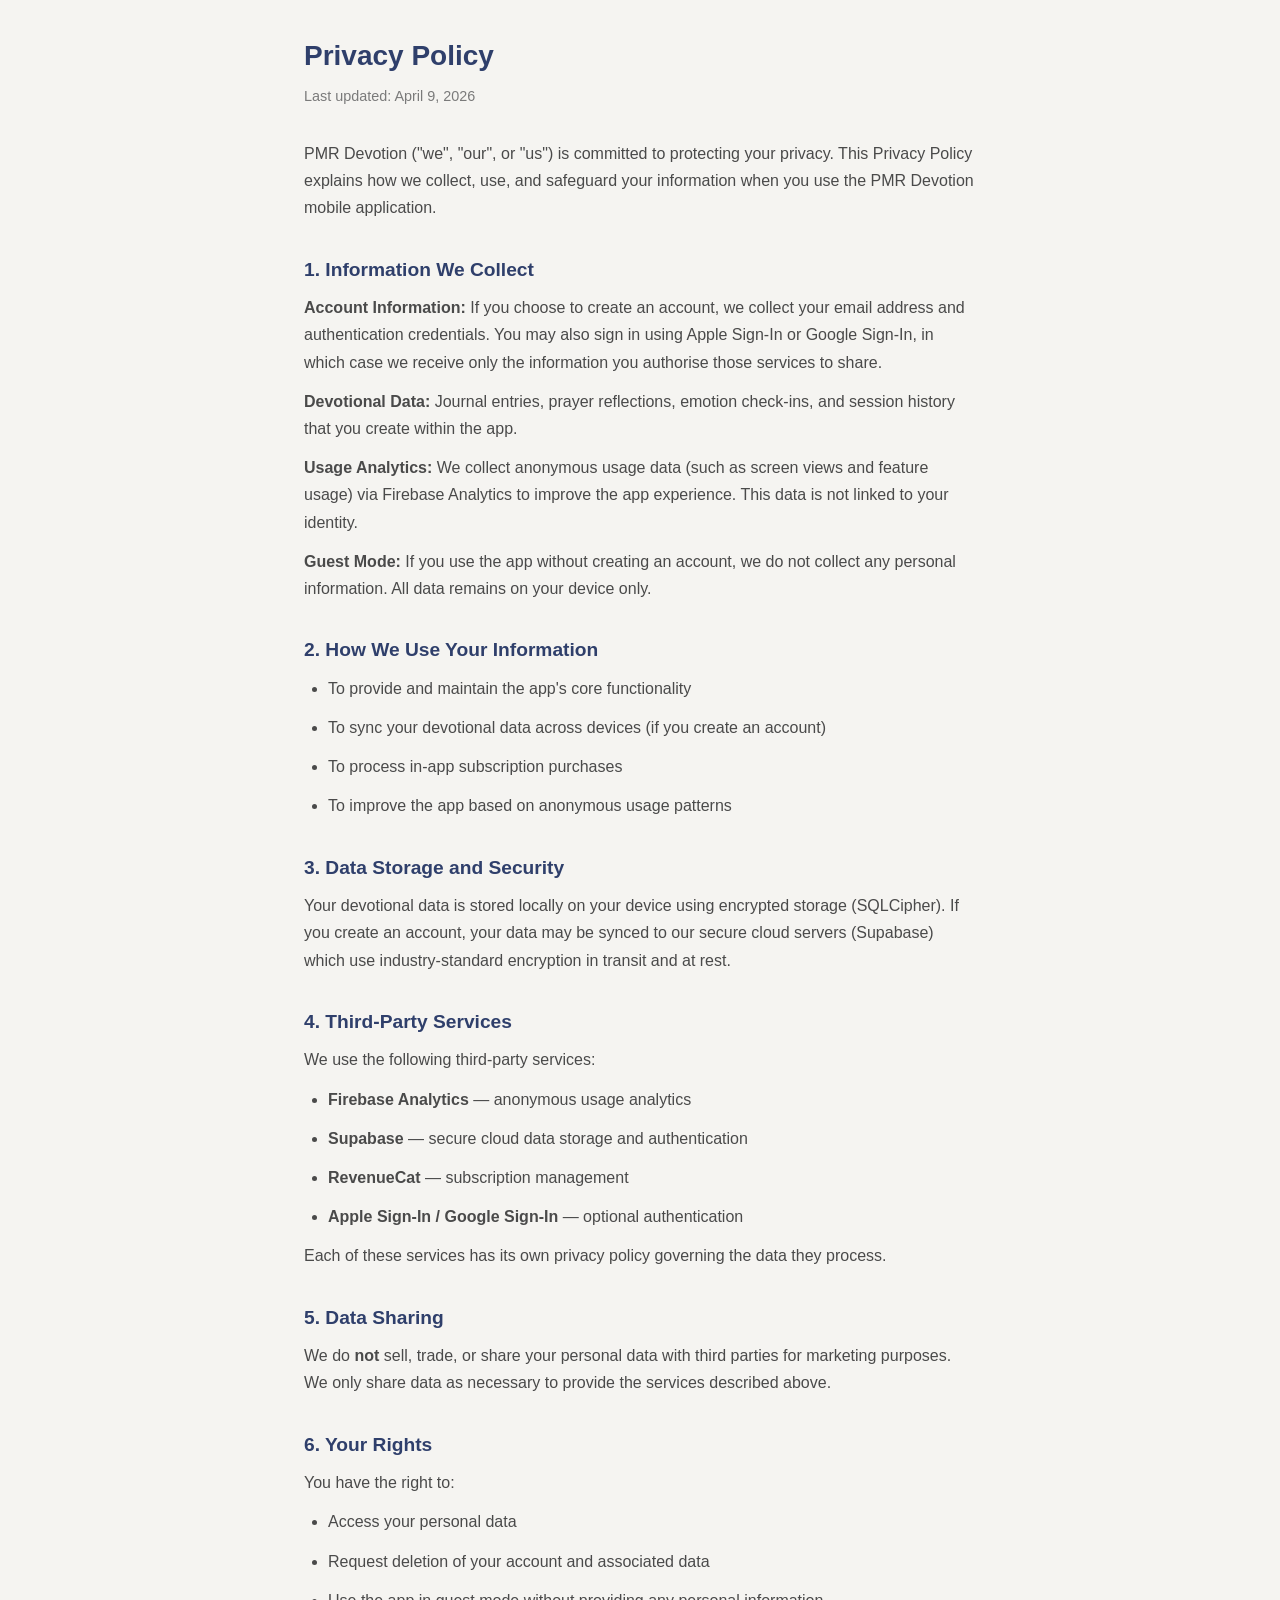
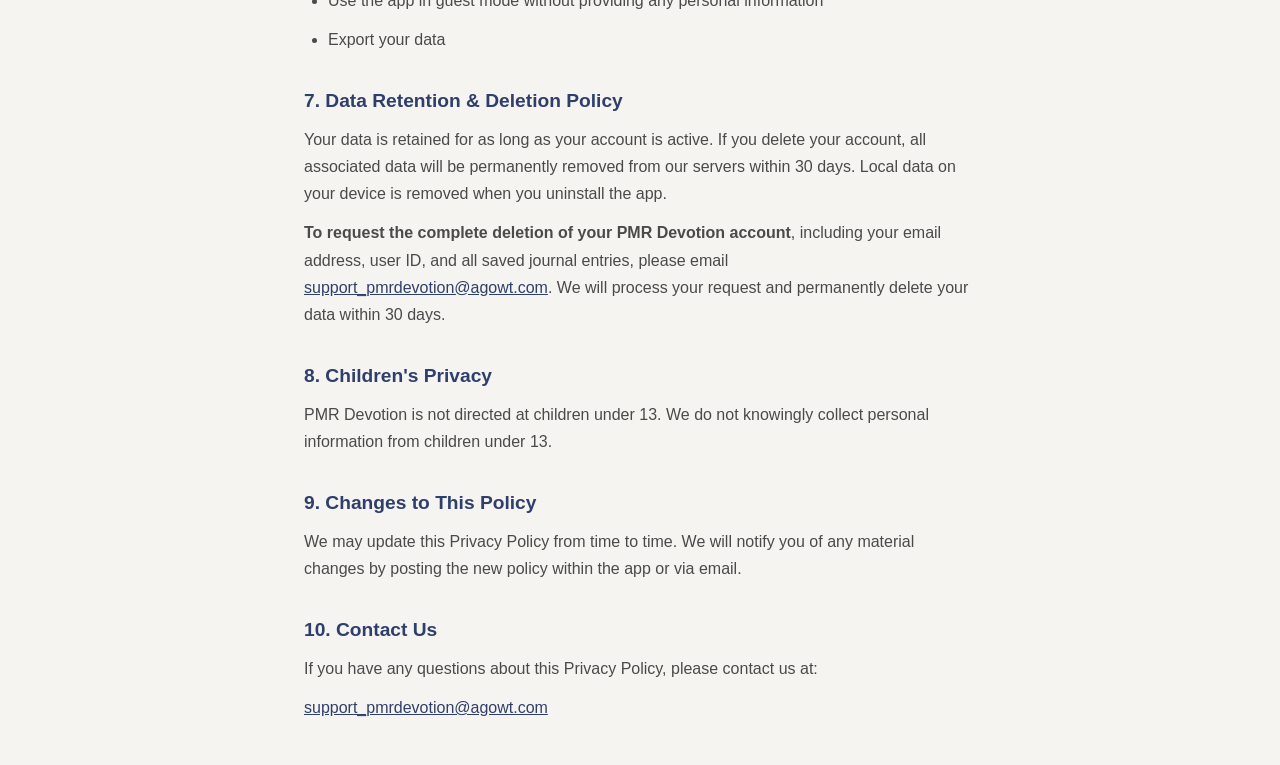
<file: pmrdevotion/privacy-policy.html>
<!DOCTYPE html>
<html lang="en">
<head>
  <meta charset="UTF-8">
  <meta name="viewport" content="width=device-width, initial-scale=1.0">
  <title>Privacy Policy — PMR Devotion</title>
  <style>
    * { margin: 0; padding: 0; box-sizing: border-box; }
    body {
      font-family: -apple-system, BlinkMacSystemFont, 'Segoe UI', Roboto, sans-serif;
      line-height: 1.7;
      color: #4A4A4A;
      background: #F5F4F1;
      padding: 2rem 1.5rem;
      max-width: 720px;
      margin: 0 auto;
    }
    h1 { color: #2F3F6B; font-size: 1.75rem; margin-bottom: 0.25rem; }
    h2 { color: #2F3F6B; font-size: 1.2rem; margin-top: 2rem; margin-bottom: 0.5rem; }
    p, li { margin-bottom: 0.75rem; }
    ul { padding-left: 1.5rem; }
    .date { color: #7A7A7A; font-size: 0.9rem; margin-bottom: 2rem; }
    a { color: #2F3F6B; }
  </style>
</head>
<body>
  <h1>Privacy Policy</h1>
  <p class="date">Last updated: April 9, 2026</p>

  <p>PMR Devotion ("we", "our", or "us") is committed to protecting your privacy. This Privacy Policy explains how we collect, use, and safeguard your information when you use the PMR Devotion mobile application.</p>

  <h2>1. Information We Collect</h2>
  <p><strong>Account Information:</strong> If you choose to create an account, we collect your email address and authentication credentials. You may also sign in using Apple Sign-In or Google Sign-In, in which case we receive only the information you authorise those services to share.</p>
  <p><strong>Devotional Data:</strong> Journal entries, prayer reflections, emotion check-ins, and session history that you create within the app.</p>
  <p><strong>Usage Analytics:</strong> We collect anonymous usage data (such as screen views and feature usage) via Firebase Analytics to improve the app experience. This data is not linked to your identity.</p>
  <p><strong>Guest Mode:</strong> If you use the app without creating an account, we do not collect any personal information. All data remains on your device only.</p>

  <h2>2. How We Use Your Information</h2>
  <ul>
    <li>To provide and maintain the app's core functionality</li>
    <li>To sync your devotional data across devices (if you create an account)</li>
    <li>To process in-app subscription purchases</li>
    <li>To improve the app based on anonymous usage patterns</li>
  </ul>

  <h2>3. Data Storage and Security</h2>
  <p>Your devotional data is stored locally on your device using encrypted storage (SQLCipher). If you create an account, your data may be synced to our secure cloud servers (Supabase) which use industry-standard encryption in transit and at rest.</p>

  <h2>4. Third-Party Services</h2>
  <p>We use the following third-party services:</p>
  <ul>
    <li><strong>Firebase Analytics</strong> — anonymous usage analytics</li>
    <li><strong>Supabase</strong> — secure cloud data storage and authentication</li>
    <li><strong>RevenueCat</strong> — subscription management</li>
    <li><strong>Apple Sign-In / Google Sign-In</strong> — optional authentication</li>
  </ul>
  <p>Each of these services has its own privacy policy governing the data they process.</p>

  <h2>5. Data Sharing</h2>
  <p>We do <strong>not</strong> sell, trade, or share your personal data with third parties for marketing purposes. We only share data as necessary to provide the services described above.</p>

  <h2>6. Your Rights</h2>
  <p>You have the right to:</p>
  <ul>
    <li>Access your personal data</li>
    <li>Request deletion of your account and associated data</li>
    <li>Use the app in guest mode without providing any personal information</li>
    <li>Export your data</li>
  </ul>

  <h2>7. Data Retention & Deletion Policy</h2>
  <p>Your data is retained for as long as your account is active. If you delete your account, all associated data will be permanently removed from our servers within 30 days. Local data on your device is removed when you uninstall the app.</p>
  <p><strong>To request the complete deletion of your PMR Devotion account</strong>, including your email address, user ID, and all saved journal entries, please email <a href="mailto:support_pmrdevotion@agowt.com">support_pmrdevotion@agowt.com</a>. We will process your request and permanently delete your data within 30 days.</p>

  <h2>8. Children's Privacy</h2>
  <p>PMR Devotion is not directed at children under 13. We do not knowingly collect personal information from children under 13.</p>

  <h2>9. Changes to This Policy</h2>
  <p>We may update this Privacy Policy from time to time. We will notify you of any material changes by posting the new policy within the app or via email.</p>

  <h2>10. Contact Us</h2>
  <p>If you have any questions about this Privacy Policy, please contact us at:</p>
  <p><a href="mailto:support_pmrdevotion@agowt.com">support_pmrdevotion@agowt.com</a></p>
</body>
</html>
</file>
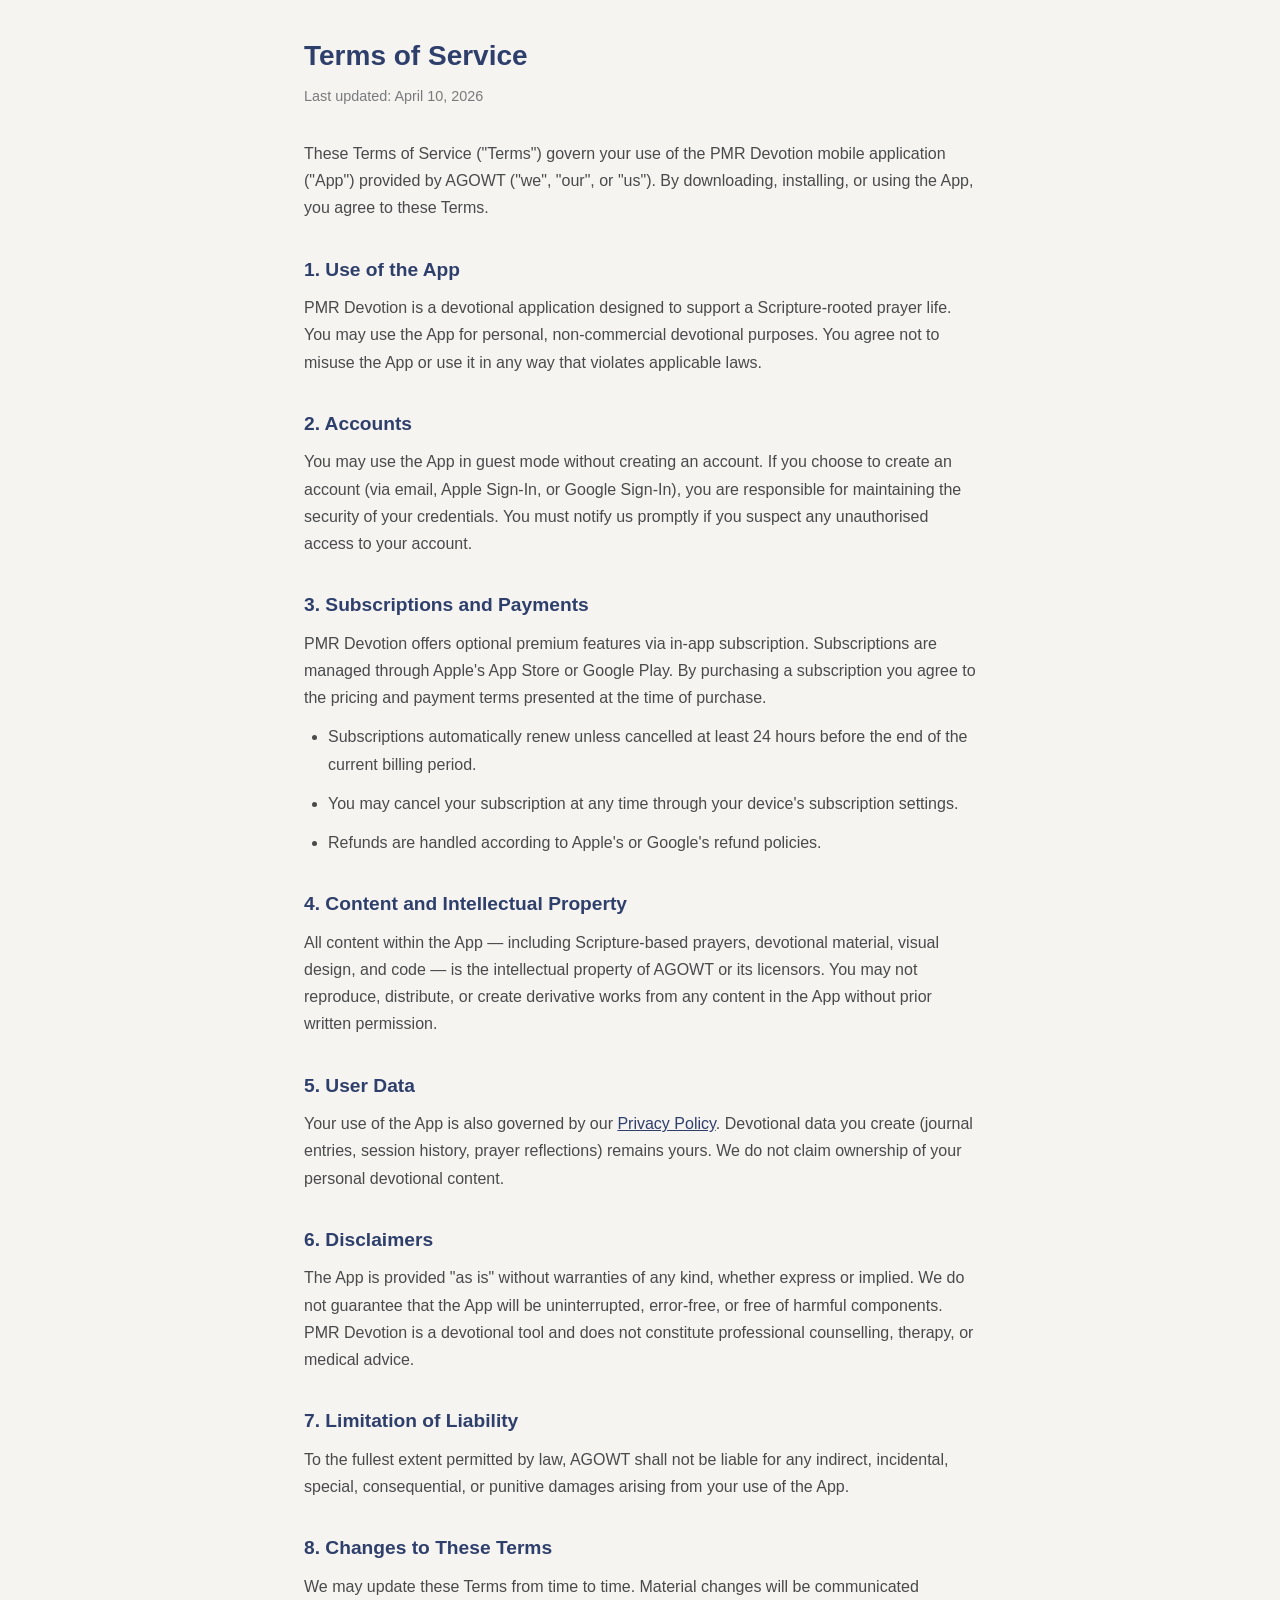
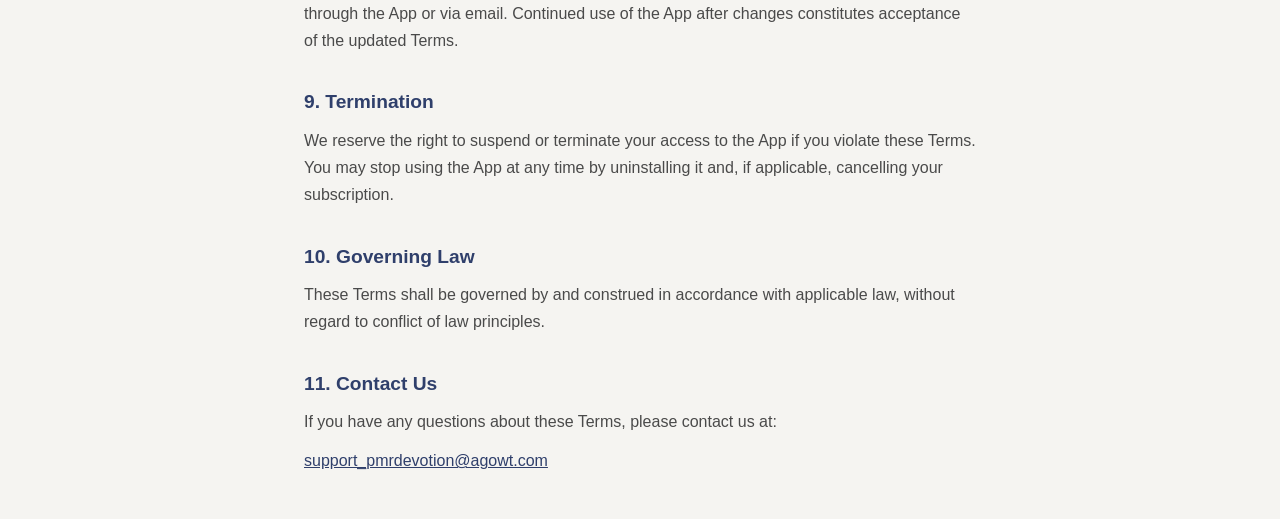
<file: pmrdevotion/terms.html>
<!DOCTYPE html>
<html lang="en">
<head>
  <meta charset="UTF-8">
  <meta name="viewport" content="width=device-width, initial-scale=1.0">
  <title>Terms of Service — PMR Devotion</title>
  <style>
    * { margin: 0; padding: 0; box-sizing: border-box; }
    body {
      font-family: -apple-system, BlinkMacSystemFont, 'Segoe UI', Roboto, sans-serif;
      line-height: 1.7;
      color: #4A4A4A;
      background: #F5F4F1;
      padding: 2rem 1.5rem;
      max-width: 720px;
      margin: 0 auto;
    }
    h1 { color: #2F3F6B; font-size: 1.75rem; margin-bottom: 0.25rem; }
    h2 { color: #2F3F6B; font-size: 1.2rem; margin-top: 2rem; margin-bottom: 0.5rem; }
    p, li { margin-bottom: 0.75rem; }
    ul { padding-left: 1.5rem; }
    .date { color: #7A7A7A; font-size: 0.9rem; margin-bottom: 2rem; }
    a { color: #2F3F6B; }
  </style>
</head>
<body>
  <h1>Terms of Service</h1>
  <p class="date">Last updated: April 10, 2026</p>

  <p>These Terms of Service ("Terms") govern your use of the PMR Devotion mobile application ("App") provided by AGOWT ("we", "our", or "us"). By downloading, installing, or using the App, you agree to these Terms.</p>

  <h2>1. Use of the App</h2>
  <p>PMR Devotion is a devotional application designed to support a Scripture-rooted prayer life. You may use the App for personal, non-commercial devotional purposes. You agree not to misuse the App or use it in any way that violates applicable laws.</p>

  <h2>2. Accounts</h2>
  <p>You may use the App in guest mode without creating an account. If you choose to create an account (via email, Apple Sign-In, or Google Sign-In), you are responsible for maintaining the security of your credentials. You must notify us promptly if you suspect any unauthorised access to your account.</p>

  <h2>3. Subscriptions and Payments</h2>
  <p>PMR Devotion offers optional premium features via in-app subscription. Subscriptions are managed through Apple's App Store or Google Play. By purchasing a subscription you agree to the pricing and payment terms presented at the time of purchase.</p>
  <ul>
    <li>Subscriptions automatically renew unless cancelled at least 24 hours before the end of the current billing period.</li>
    <li>You may cancel your subscription at any time through your device's subscription settings.</li>
    <li>Refunds are handled according to Apple's or Google's refund policies.</li>
  </ul>

  <h2>4. Content and Intellectual Property</h2>
  <p>All content within the App — including Scripture-based prayers, devotional material, visual design, and code — is the intellectual property of AGOWT or its licensors. You may not reproduce, distribute, or create derivative works from any content in the App without prior written permission.</p>

  <h2>5. User Data</h2>
  <p>Your use of the App is also governed by our <a href="privacy-policy.html">Privacy Policy</a>. Devotional data you create (journal entries, session history, prayer reflections) remains yours. We do not claim ownership of your personal devotional content.</p>

  <h2>6. Disclaimers</h2>
  <p>The App is provided "as is" without warranties of any kind, whether express or implied. We do not guarantee that the App will be uninterrupted, error-free, or free of harmful components. PMR Devotion is a devotional tool and does not constitute professional counselling, therapy, or medical advice.</p>

  <h2>7. Limitation of Liability</h2>
  <p>To the fullest extent permitted by law, AGOWT shall not be liable for any indirect, incidental, special, consequential, or punitive damages arising from your use of the App.</p>

  <h2>8. Changes to These Terms</h2>
  <p>We may update these Terms from time to time. Material changes will be communicated through the App or via email. Continued use of the App after changes constitutes acceptance of the updated Terms.</p>

  <h2>9. Termination</h2>
  <p>We reserve the right to suspend or terminate your access to the App if you violate these Terms. You may stop using the App at any time by uninstalling it and, if applicable, cancelling your subscription.</p>

  <h2>10. Governing Law</h2>
  <p>These Terms shall be governed by and construed in accordance with applicable law, without regard to conflict of law principles.</p>

  <h2>11. Contact Us</h2>
  <p>If you have any questions about these Terms, please contact us at:</p>
  <p><a href="mailto:support_pmrdevotion@agowt.com">support_pmrdevotion@agowt.com</a></p>
</body>
</html>
</file>
<file: pmrdevotion/css/tokens.css>
:root {
  --bg-primary: #0d0d0d;
  --bg-secondary: #1a1a1a;
  --bg-elevated: #242424;
  --text-primary: #faf8f5;
  --text-secondary: #b8b0a8;
  --text-muted: #6e6560;
  --accent: #c8a951;
  --accent-hover: #d4ba6a;
  --accent-subtle: rgba(200, 169, 81, 0.12);
  --surface-glass: rgba(255, 255, 255, 0.04);
  --divider: rgba(200, 169, 81, 0.15);
  --error: #cf6679;

  --font-serif: "Playfair Display", Georgia, serif;
  --font-sans: "Inter", -apple-system, system-ui, sans-serif;

  --fs-display: clamp(2.5rem, 5vw, 4rem);
  --fs-h2: clamp(1.75rem, 3vw, 2.25rem);
  --fs-h3: clamp(1.125rem, 2vw, 1.25rem);
  --fs-body: clamp(0.9375rem, 1.5vw, 1rem);
  --fs-caption: 0.8125rem;
  --fs-button: 0.9375rem;
  --fs-nav: 0.875rem;
  --fs-pull-quote: clamp(1.25rem, 2.5vw, 1.5rem);

  --lh-display: 1.1;
  --lh-heading: 1.3;
  --lh-body: 1.65;
  --lh-caption: 1.4;

  --space-4: 0.25rem;
  --space-8: 0.5rem;
  --space-12: 0.75rem;
  --space-16: 1rem;
  --space-24: 1.5rem;
  --space-32: 2rem;
  --space-48: 3rem;
  --space-64: 4rem;
  --space-80: 5rem;
  --space-100: 6.25rem;
  --space-120: 7.5rem;

  --container-max: 1200px;
  --container-narrow: 800px;
  --container-padding: var(--space-24);

  --radius-sm: 4px;
  --radius-md: 8px;
  --radius-lg: 16px;
  --radius-pill: 100px;

  --shadow-card: 0 2px 12px rgba(0, 0, 0, 0.3);
  --shadow-elevated: 0 8px 32px rgba(0, 0, 0, 0.4);

  --ease-out: cubic-bezier(0.16, 1, 0.3, 1);
  --duration-fast: 150ms;
  --duration-normal: 300ms;
  --duration-slow: 500ms;
}
</file>
<file: pmrdevotion/css/layout.css>
.container {
  width: min(100%, var(--container-max));
  margin-inline: auto;
  padding-inline: var(--container-padding);
}

.container--narrow {
  width: min(100%, var(--container-narrow));
}

.section {
  position: relative;
  padding-block: var(--space-100);
}

.section--compact {
  padding-block: var(--space-64);
}

.section--with-divider {
  border-top: 1px solid var(--divider);
}

.grid-2,
.grid-3 {
  display: grid;
}

.grid-2 {
  grid-template-columns: repeat(2, minmax(0, 1fr));
  gap: var(--space-32);
}

.grid-3 {
  grid-template-columns: repeat(3, minmax(0, 1fr));
  gap: var(--space-24);
}

.section-heading {
  max-width: 40rem;
  margin-bottom: var(--space-48);
}

.section-heading h2 {
  margin-top: var(--space-12);
  font-family: var(--font-serif);
  font-size: var(--fs-h2);
  line-height: var(--lh-heading);
}

.section-heading p:last-child {
  margin-top: var(--space-16);
  color: var(--text-secondary);
}

.section-label {
  color: var(--accent);
  font-size: var(--fs-caption);
  font-weight: 600;
  letter-spacing: 0.18em;
  text-transform: uppercase;
}
</file>
<file: pmrdevotion/css/components.css>
.skip-link {
  position: absolute;
  left: var(--space-24);
  top: var(--space-16);
  z-index: 1100;
  transform: translateY(-200%);
  padding: var(--space-12) var(--space-16);
  border-radius: var(--radius-pill);
  background: var(--accent);
  color: var(--bg-primary);
}

.skip-link:focus-visible {
  transform: translateY(0);
}

#site-nav {
  position: sticky;
  top: 0;
  z-index: 1000;
  border-bottom: 1px solid var(--divider);
  background: rgba(13, 13, 13, 0.84);
  backdrop-filter: blur(12px);
}

.nav-shell {
  display: flex;
  align-items: center;
  justify-content: space-between;
  min-height: 64px;
  gap: var(--space-24);
}

.site-wordmark {
  color: var(--accent);
  font-family: var(--font-serif);
  font-size: 1.125rem;
  font-weight: 600;
  letter-spacing: 0.01em;
}

.nav-links {
  display: flex;
  align-items: center;
  gap: var(--space-24);
}

.nav-links a,
.mobile-nav-panel a,
#site-footer a {
  position: relative;
  color: var(--text-secondary);
  font-size: var(--fs-nav);
  transition:
    color var(--duration-normal) var(--ease-out),
    transform var(--duration-normal) var(--ease-out),
    border-color var(--duration-normal) var(--ease-out),
    background-color var(--duration-normal) var(--ease-out),
    box-shadow var(--duration-normal) var(--ease-out);
}

.nav-links a:not(.button)::after {
  content: "";
  position: absolute;
  left: 0;
  bottom: -0.35rem;
  width: 100%;
  height: 1px;
  background: var(--accent);
  transform: scaleX(0);
  transform-origin: left;
  transition: transform var(--duration-normal) var(--ease-out);
}

.nav-links a:hover,
.nav-links a:focus-visible,
.mobile-nav-panel a:hover,
.mobile-nav-panel a:focus-visible {
  color: var(--text-primary);
}

.nav-links a:hover::after,
.nav-links a:focus-visible::after {
  transform: scaleX(1);
}

.mobile-nav-toggle {
  display: none;
  flex-direction: column;
  gap: 5px;
  min-width: 44px;
  min-height: 44px;
  align-items: center;
  justify-content: center;
  color: var(--text-primary);
  cursor: pointer;
}

.mobile-nav-toggle span {
  width: 22px;
  height: 2px;
  background: currentColor;
  transition: transform var(--duration-normal) var(--ease-out), opacity var(--duration-normal) var(--ease-out);
}

.mobile-nav-toggle.is-open span:first-child {
  transform: translateY(7px) rotate(45deg);
}

.mobile-nav-toggle.is-open span:nth-child(2) {
  opacity: 0;
}

.mobile-nav-toggle.is-open span:last-child {
  transform: translateY(-7px) rotate(-45deg);
}

.mobile-nav-panel {
  position: fixed;
  top: 64px;
  left: 0;
  right: 0;
  z-index: 999;
  background: #0D0D0D;
  border-top: 1px solid var(--divider);
  border-bottom: 1px solid var(--divider);
}

.mobile-nav-panel__inner {
  display: flex;
  flex-direction: column;
  gap: var(--space-24);
  padding-top: var(--space-48);
}

.mobile-nav-panel__inner a {
  font-size: 1.125rem;
}

.button {
  display: inline-flex;
  align-items: center;
  justify-content: center;
  min-height: 44px;
  padding: 0.875rem 1.375rem;
  border: 1px solid transparent;
  border-radius: var(--radius-pill);
  font-size: var(--fs-button);
  font-weight: 600;
  letter-spacing: 0.03em;
}

.button--small {
  min-height: 40px;
  padding-inline: 1rem;
}

.button--primary {
  background: var(--accent);
  color: var(--bg-primary) !important;
}

.button--secondary {
  border-color: var(--divider);
  color: var(--text-primary) !important;
  background: transparent;
}

.button:hover,
.button:focus-visible {
  transform: scale(1.02);
}

.button--primary:hover,
.button--primary:focus-visible {
  background: var(--accent-hover);
}

.button--secondary:hover,
.button--secondary:focus-visible {
  border-color: var(--accent);
  background: var(--accent-subtle);
}

.button:focus-visible,
.nav-links a:focus-visible,
.mobile-nav-toggle:focus-visible,
.mobile-nav-panel a:focus-visible,
#site-footer a:focus-visible {
  outline: 2px solid var(--accent);
  outline-offset: 3px;
}

.eyebrow-badge {
  display: inline-flex;
  align-items: center;
  width: fit-content;
  padding: 0.45rem 0.9rem;
  border: 1px solid var(--accent);
  border-radius: var(--radius-pill);
  color: var(--accent);
  font-size: var(--fs-caption);
  font-weight: 600;
  letter-spacing: 0.15em;
  text-transform: uppercase;
}

.hero {
  overflow: hidden;
  min-height: calc(100vh - 64px);
}

.hero::before,
.download-cta::before {
  content: "";
  position: absolute;
  inset: auto 50% -15% auto;
  width: min(36rem, 70vw);
  aspect-ratio: 1;
  transform: translateX(50%);
  background: radial-gradient(circle, var(--accent-subtle) 0%, rgba(200, 169, 81, 0) 70%);
  pointer-events: none;
}

.hero__layout {
  display: grid;
  grid-template-columns: minmax(0, 1.5fr) minmax(280px, 1fr);
  align-items: center;
  gap: var(--space-48);
}

.hero__content h1 {
  margin-top: var(--space-16);
  font-family: var(--font-serif);
  font-size: var(--fs-display);
  line-height: var(--lh-display);
}

.hero__subheadline {
  max-width: 32.5rem;
  margin-top: var(--space-24);
  color: var(--text-secondary);
}

.hero__actions {
  display: flex;
  flex-wrap: wrap;
  gap: var(--space-16);
  margin-top: var(--space-32);
}

.hero__actions--centered {
  justify-content: center;
}

.hero__trust-line {
  margin-top: var(--space-16);
  color: var(--text-muted);
  font-size: var(--fs-caption);
}

.hero__visual {
  display: flex;
  justify-content: center;
}

.phone-mockup {
  width: min(100%, 360px);
  padding: 12px;
  border: 1px solid rgba(255, 255, 255, 0.08);
  border-radius: 34px;
  background: linear-gradient(180deg, rgba(255, 255, 255, 0.08), rgba(255, 255, 255, 0.02));
  box-shadow: var(--shadow-elevated);
  animation: hero-float 5s ease-in-out infinite;
}

.phone-mockup__top {
  width: 36%;
  height: 20px;
  margin: 0 auto 10px;
  border-radius: 999px;
  background: rgba(255, 255, 255, 0.1);
}

.phone-mockup__screen {
  display: flex;
  flex-direction: column;
  gap: var(--space-16);
  min-height: 640px;
  padding: var(--space-24);
  border-radius: 24px;
  background:
    linear-gradient(180deg, rgba(200, 169, 81, 0.18), rgba(200, 169, 81, 0.02)),
    var(--bg-secondary);
}

.phone-mockup__label,
.phone-mockup__scripture {
  color: var(--accent);
  font-size: var(--fs-caption);
  font-weight: 600;
  letter-spacing: 0.14em;
  text-transform: uppercase;
}

.phone-mockup__headline,
.feature-card h3,
.step-card h3,
.pricing-card h3,
.download-cta h2 {
  font-family: var(--font-serif);
  line-height: var(--lh-heading);
}

.phone-mockup__headline {
  font-size: 1.75rem;
}

.phone-mockup__chips {
  display: flex;
  flex-wrap: wrap;
  gap: var(--space-8);
}

.phone-mockup__chips span,
.phone-mockup__cta {
  border-radius: var(--radius-pill);
}

.phone-mockup__chips span {
  padding: 0.55rem 0.9rem;
  background: var(--surface-glass);
  color: var(--text-secondary);
  font-size: var(--fs-caption);
}

.phone-mockup__card {
  padding: var(--space-24);
  border: 1px solid var(--divider);
  border-radius: var(--radius-lg);
  background: rgba(0, 0, 0, 0.18);
}

.phone-mockup__verse {
  margin-top: var(--space-12);
  font-family: var(--font-serif);
  font-size: 1.25rem;
}

.phone-mockup__cta {
  margin-top: auto;
  padding: 0.95rem 1rem;
  background: var(--accent);
  color: var(--bg-primary);
  font-weight: 600;
  text-align: center;
}

.pull-quote {
  background: var(--bg-secondary);
  border-top: 1px solid var(--divider);
  border-bottom: 1px solid var(--divider);
  text-align: center;
}

.pull-quote blockquote p {
  font-family: var(--font-serif);
  font-size: var(--fs-pull-quote);
  font-style: italic;
}

.pull-quote blockquote footer {
  margin-top: var(--space-16);
  color: var(--text-muted);
  font-size: var(--fs-caption);
}

.feature-grid {
  align-items: stretch;
}

.feature-card,
.testimonial-card,
.pricing-card {
  height: 100%;
  border: 1px solid var(--divider);
  border-radius: var(--radius-lg);
}

.feature-card {
  padding: var(--space-32);
  background: var(--bg-secondary);
}

.feature-card h3 {
  margin-top: var(--space-16);
  font-size: var(--fs-h3);
}

.feature-card p:last-child {
  margin-top: var(--space-16);
  color: var(--text-secondary);
}

.feature-card:hover,
.feature-card:focus-within,
.pricing-card:hover,
.pricing-card:focus-within {
  transform: translateY(-4px);
  border-color: var(--accent);
  box-shadow: var(--shadow-card);
}

.steps-grid {
  display: grid;
  grid-template-columns: repeat(3, minmax(0, 1fr));
  gap: var(--space-32);
}

.step-card {
  position: relative;
  padding-top: var(--space-32);
}

.step-card:not(:last-child)::after {
  content: "";
  position: absolute;
  top: 3rem;
  left: calc(100% - 1rem);
  width: calc(var(--space-32) + 1rem);
  height: 1px;
  background: var(--divider);
}

.step-card__number {
  margin-bottom: var(--space-16);
  color: var(--accent);
  opacity: 0.3;
  font-size: clamp(2.75rem, 6vw, 4rem);
  font-weight: 700;
  line-height: 1;
}

.step-card p:last-child,
.premium-list li,
.pricing-card__meta,
.section-footnote,
.footer-tagline,
.footer-legal {
  color: var(--text-secondary);
}

.premium-layout {
  align-items: start;
}

.premium-list {
  display: grid;
  gap: var(--space-16);
}

.premium-list li {
  position: relative;
  padding-left: var(--space-24);
}

.premium-list li::before {
  content: "";
  position: absolute;
  left: 0;
  top: 0.7em;
  width: 8px;
  height: 8px;
  border-radius: 50%;
  background: var(--accent);
}

.pricing-stack {
  display: grid;
  gap: var(--space-16);
}

.pricing-card {
  padding: var(--space-24);
  background: var(--bg-secondary);
}

.pricing-card--featured {
  border-left: 3px solid var(--accent);
  background: linear-gradient(90deg, var(--accent-subtle), rgba(200, 169, 81, 0.02));
}

.pricing-card__badge {
  margin-bottom: var(--space-12);
  color: var(--accent);
  font-size: var(--fs-caption);
  font-weight: 600;
  letter-spacing: 0.15em;
  text-transform: uppercase;
}

.pricing-card__price {
  margin-top: var(--space-12);
  font-size: 2rem;
  font-weight: 600;
  line-height: 1.2;
}

.pricing-card__price span {
  margin-left: var(--space-4);
  color: var(--text-muted);
  font-size: 1rem;
}

.section-footnote {
  margin-top: var(--space-24);
  max-width: 48rem;
  font-size: var(--fs-caption);
}

.testimonial-grid {
  align-items: stretch;
}

.testimonial-card {
  position: relative;
  padding: var(--space-32);
  background: var(--surface-glass);
}

.testimonial-card__mark {
  position: absolute;
  left: var(--space-24);
  top: var(--space-16);
  color: var(--accent);
  opacity: 0.3;
  font-family: var(--font-serif);
  font-size: 3rem;
  line-height: 1;
}

.testimonial-card p {
  padding-top: var(--space-16);
  font-family: var(--font-serif);
  font-style: italic;
  font-size: 1.125rem;
}

.testimonial-card footer,
.footer-heading,
.footer-closing {
  margin-top: var(--space-16);
  color: var(--text-muted);
  font-size: var(--fs-caption);
}

.download-cta {
  overflow: hidden;
  text-align: center;
}

.download-cta__inner {
  position: relative;
}

.download-cta h2 {
  margin-top: var(--space-16);
  font-size: clamp(2rem, 4vw, 3.25rem);
}

.download-cta__lines {
  display: grid;
  gap: var(--space-8);
  margin-top: var(--space-24);
  color: var(--text-secondary);
}

.download-cta__badge {
  margin: var(--space-32) auto 0;
}

#site-footer {
  padding-block: var(--space-48);
  border-top: 1px solid var(--divider);
  background: var(--bg-secondary);
}

.footer-grid {
  display: grid;
  grid-template-columns: repeat(3, minmax(0, 1fr));
  gap: var(--space-32);
}

.footer-grid > div {
  display: grid;
  align-content: start;
  gap: var(--space-12);
}

.footer-badge-link {
  width: fit-content;
}

#site-footer a:hover,
#site-footer a:focus-visible {
  color: var(--accent);
}

.footer-closing {
  font-style: italic;
}

.legal-page__title {
  margin-top: var(--space-12);
  font-family: var(--font-serif);
  font-size: var(--fs-h2);
  line-height: var(--lh-heading);
}

.legal-page__content {
  display: grid;
  gap: var(--space-24);
  margin-top: var(--space-32);
  color: var(--text-secondary);
}

/* body scroll remains free when mobile nav is open */
</file>
<file: pmrdevotion/css/animations.css>
@keyframes fade-up-in {
  from {
    opacity: 0;
    transform: translateY(20px);
  }

  to {
    opacity: 1;
    transform: translateY(0);
  }
}

@keyframes hero-float {
  0%,
  100% {
    transform: translateY(0);
  }

  50% {
    transform: translateY(-10px);
  }
}

.animate-on-scroll {
  opacity: 0;
  transform: translateY(20px);
  transition:
    opacity var(--duration-slow) var(--ease-out),
    transform var(--duration-slow) var(--ease-out);
}

.animate-on-scroll.is-visible {
  opacity: 1;
  transform: translateY(0);
}

.hero__content,
.hero__visual {
  animation: fade-up-in 700ms var(--ease-out) both;
}

.hero__visual {
  animation-delay: 200ms;
}

.delay-1 {
  transition-delay: 100ms;
}

.delay-2 {
  transition-delay: 200ms;
}

.delay-3 {
  transition-delay: 300ms;
}

.delay-4 {
  transition-delay: 400ms;
}

@media (prefers-reduced-motion: reduce) {
  .animate-on-scroll,
  .animate-on-scroll.is-visible {
    opacity: 1;
    transform: none;
    transition: none;
  }

  .hero__content,
  .hero__visual,
  .phone-mockup {
    animation: none;
  }
}
</file>
<file: pmrdevotion/css/responsive.css>
@media (max-width: 1023px) {
  .grid-3 {
    grid-template-columns: repeat(2, minmax(0, 1fr));
  }

  .hero__layout,
  .grid-2,
  .footer-grid {
    grid-template-columns: 1fr;
  }

  .hero {
    min-height: auto;
  }

  .hero__visual {
    order: 2;
  }

  .steps-grid {
    grid-template-columns: 1fr;
    gap: var(--space-24);
  }

  .step-card:not(:last-child)::after {
    display: none;
  }
}

@media (max-width: 767px) {
  :root {
    --container-padding: var(--space-16);
  }

  .section {
    padding-block: var(--space-64);
  }

  .grid-3,
  .grid-2 {
    grid-template-columns: 1fr;
  }

  .nav-links {
    display: none;
  }

  .mobile-nav-toggle {
    display: inline-flex;
  }

  .hero__actions {
    flex-direction: column;
    align-items: stretch;
  }

  .button {
    width: 100%;
  }

  .phone-mockup {
    width: min(100%, 320px);
  }

  .phone-mockup__screen {
    min-height: 560px;
  }
}
</file>
<file: truediff-desktop/src/vendor/phosphor/style.css>
@font-face {
  font-family: "Phosphor";
  src:
    url("./Phosphor.woff2") format("woff2"),
    url("./Phosphor.woff") format("woff"),
    url("./Phosphor.ttf") format("truetype"),
    url("./Phosphor.svg#Phosphor") format("svg");
  font-weight: normal;
  font-style: normal;
  font-display: block;
}

.ph {
  /* use !important to prevent issues with browser extensions that change fonts */
  font-family: "Phosphor" !important;
  speak: never;
  font-style: normal;
  font-weight: normal;
  font-variant: normal;
  text-transform: none;
  line-height: 1;

  /* Enable Ligatures ================ */
  letter-spacing: 0;
  -webkit-font-feature-settings: "liga";
  -moz-font-feature-settings: "liga=1";
  -moz-font-feature-settings: "liga";
  -ms-font-feature-settings: "liga" 1;
  font-feature-settings: "liga";
  -webkit-font-variant-ligatures: discretionary-ligatures;
  font-variant-ligatures: discretionary-ligatures;

  /* Better Font Rendering =========== */
  -webkit-font-smoothing: antialiased;
  -moz-osx-font-smoothing: grayscale;
}

.ph.ph-acorn:before {
  content: "\eb9a";
}
.ph.ph-address-book:before {
  content: "\e6f8";
}
.ph.ph-address-book-tabs:before {
  content: "\ee4e";
}
.ph.ph-air-traffic-control:before {
  content: "\ecd8";
}
.ph.ph-airplane:before {
  content: "\e002";
}
.ph.ph-airplane-in-flight:before {
  content: "\e4fe";
}
.ph.ph-airplane-landing:before {
  content: "\e502";
}
.ph.ph-airplane-takeoff:before {
  content: "\e504";
}
.ph.ph-airplane-taxiing:before {
  content: "\e500";
}
.ph.ph-airplane-tilt:before {
  content: "\e5d6";
}
.ph.ph-airplay:before {
  content: "\e004";
}
.ph.ph-alarm:before {
  content: "\e006";
}
.ph.ph-alien:before {
  content: "\e8a6";
}
.ph.ph-align-bottom:before {
  content: "\e506";
}
.ph.ph-align-bottom-simple:before {
  content: "\eb0c";
}
.ph.ph-align-center-horizontal:before {
  content: "\e50a";
}
.ph.ph-align-center-horizontal-simple:before {
  content: "\eb0e";
}
.ph.ph-align-center-vertical:before {
  content: "\e50c";
}
.ph.ph-align-center-vertical-simple:before {
  content: "\eb10";
}
.ph.ph-align-left:before {
  content: "\e50e";
}
.ph.ph-align-left-simple:before {
  content: "\eaee";
}
.ph.ph-align-right:before {
  content: "\e510";
}
.ph.ph-align-right-simple:before {
  content: "\eb12";
}
.ph.ph-align-top:before {
  content: "\e512";
}
.ph.ph-align-top-simple:before {
  content: "\eb14";
}
.ph.ph-amazon-logo:before {
  content: "\e96c";
}
.ph.ph-ambulance:before {
  content: "\e572";
}
.ph.ph-anchor:before {
  content: "\e514";
}
.ph.ph-anchor-simple:before {
  content: "\e5d8";
}
.ph.ph-android-logo:before {
  content: "\e008";
}
.ph.ph-angle:before {
  content: "\e7bc";
}
.ph.ph-angular-logo:before {
  content: "\eb80";
}
.ph.ph-aperture:before {
  content: "\e00a";
}
.ph.ph-app-store-logo:before {
  content: "\e974";
}
.ph.ph-app-window:before {
  content: "\e5da";
}
.ph.ph-apple-logo:before {
  content: "\e516";
}
.ph.ph-apple-podcasts-logo:before {
  content: "\eb96";
}
.ph.ph-approximate-equals:before {
  content: "\edaa";
}
.ph.ph-archive:before {
  content: "\e00c";
}
.ph.ph-armchair:before {
  content: "\e012";
}
.ph.ph-arrow-arc-left:before {
  content: "\e014";
}
.ph.ph-arrow-arc-right:before {
  content: "\e016";
}
.ph.ph-arrow-bend-double-up-left:before {
  content: "\e03a";
}
.ph.ph-arrow-bend-double-up-right:before {
  content: "\e03c";
}
.ph.ph-arrow-bend-down-left:before {
  content: "\e018";
}
.ph.ph-arrow-bend-down-right:before {
  content: "\e01a";
}
.ph.ph-arrow-bend-left-down:before {
  content: "\e01c";
}
.ph.ph-arrow-bend-left-up:before {
  content: "\e01e";
}
.ph.ph-arrow-bend-right-down:before {
  content: "\e020";
}
.ph.ph-arrow-bend-right-up:before {
  content: "\e022";
}
.ph.ph-arrow-bend-up-left:before {
  content: "\e024";
}
.ph.ph-arrow-bend-up-right:before {
  content: "\e026";
}
.ph.ph-arrow-circle-down:before {
  content: "\e028";
}
.ph.ph-arrow-circle-down-left:before {
  content: "\e02a";
}
.ph.ph-arrow-circle-down-right:before {
  content: "\e02c";
}
.ph.ph-arrow-circle-left:before {
  content: "\e05a";
}
.ph.ph-arrow-circle-right:before {
  content: "\e02e";
}
.ph.ph-arrow-circle-up:before {
  content: "\e030";
}
.ph.ph-arrow-circle-up-left:before {
  content: "\e032";
}
.ph.ph-arrow-circle-up-right:before {
  content: "\e034";
}
.ph.ph-arrow-clockwise:before {
  content: "\e036";
}
.ph.ph-arrow-counter-clockwise:before {
  content: "\e038";
}
.ph.ph-arrow-down:before {
  content: "\e03e";
}
.ph.ph-arrow-down-left:before {
  content: "\e040";
}
.ph.ph-arrow-down-right:before {
  content: "\e042";
}
.ph.ph-arrow-elbow-down-left:before {
  content: "\e044";
}
.ph.ph-arrow-elbow-down-right:before {
  content: "\e046";
}
.ph.ph-arrow-elbow-left:before {
  content: "\e048";
}
.ph.ph-arrow-elbow-left-down:before {
  content: "\e04a";
}
.ph.ph-arrow-elbow-left-up:before {
  content: "\e04c";
}
.ph.ph-arrow-elbow-right:before {
  content: "\e04e";
}
.ph.ph-arrow-elbow-right-down:before {
  content: "\e050";
}
.ph.ph-arrow-elbow-right-up:before {
  content: "\e052";
}
.ph.ph-arrow-elbow-up-left:before {
  content: "\e054";
}
.ph.ph-arrow-elbow-up-right:before {
  content: "\e056";
}
.ph.ph-arrow-fat-down:before {
  content: "\e518";
}
.ph.ph-arrow-fat-left:before {
  content: "\e51a";
}
.ph.ph-arrow-fat-line-down:before {
  content: "\e51c";
}
.ph.ph-arrow-fat-line-left:before {
  content: "\e51e";
}
.ph.ph-arrow-fat-line-right:before {
  content: "\e520";
}
.ph.ph-arrow-fat-line-up:before {
  content: "\e522";
}
.ph.ph-arrow-fat-lines-down:before {
  content: "\e524";
}
.ph.ph-arrow-fat-lines-left:before {
  content: "\e526";
}
.ph.ph-arrow-fat-lines-right:before {
  content: "\e528";
}
.ph.ph-arrow-fat-lines-up:before {
  content: "\e52a";
}
.ph.ph-arrow-fat-right:before {
  content: "\e52c";
}
.ph.ph-arrow-fat-up:before {
  content: "\e52e";
}
.ph.ph-arrow-left:before {
  content: "\e058";
}
.ph.ph-arrow-line-down:before {
  content: "\e05c";
}
.ph.ph-arrow-line-down-left:before {
  content: "\e05e";
}
.ph.ph-arrow-line-down-right:before {
  content: "\e060";
}
.ph.ph-arrow-line-left:before {
  content: "\e062";
}
.ph.ph-arrow-line-right:before {
  content: "\e064";
}
.ph.ph-arrow-line-up:before {
  content: "\e066";
}
.ph.ph-arrow-line-up-left:before {
  content: "\e068";
}
.ph.ph-arrow-line-up-right:before {
  content: "\e06a";
}
.ph.ph-arrow-right:before {
  content: "\e06c";
}
.ph.ph-arrow-square-down:before {
  content: "\e06e";
}
.ph.ph-arrow-square-down-left:before {
  content: "\e070";
}
.ph.ph-arrow-square-down-right:before {
  content: "\e072";
}
.ph.ph-arrow-square-in:before {
  content: "\e5dc";
}
.ph.ph-arrow-square-left:before {
  content: "\e074";
}
.ph.ph-arrow-square-out:before {
  content: "\e5de";
}
.ph.ph-arrow-square-right:before {
  content: "\e076";
}
.ph.ph-arrow-square-up:before {
  content: "\e078";
}
.ph.ph-arrow-square-up-left:before {
  content: "\e07a";
}
.ph.ph-arrow-square-up-right:before {
  content: "\e07c";
}
.ph.ph-arrow-u-down-left:before {
  content: "\e07e";
}
.ph.ph-arrow-u-down-right:before {
  content: "\e080";
}
.ph.ph-arrow-u-left-down:before {
  content: "\e082";
}
.ph.ph-arrow-u-left-up:before {
  content: "\e084";
}
.ph.ph-arrow-u-right-down:before {
  content: "\e086";
}
.ph.ph-arrow-u-right-up:before {
  content: "\e088";
}
.ph.ph-arrow-u-up-left:before {
  content: "\e08a";
}
.ph.ph-arrow-u-up-right:before {
  content: "\e08c";
}
.ph.ph-arrow-up:before {
  content: "\e08e";
}
.ph.ph-arrow-up-left:before {
  content: "\e090";
}
.ph.ph-arrow-up-right:before {
  content: "\e092";
}
.ph.ph-arrows-clockwise:before {
  content: "\e094";
}
.ph.ph-arrows-counter-clockwise:before {
  content: "\e096";
}
.ph.ph-arrows-down-up:before {
  content: "\e098";
}
.ph.ph-arrows-horizontal:before {
  content: "\eb06";
}
.ph.ph-arrows-in:before {
  content: "\e09a";
}
.ph.ph-arrows-in-cardinal:before {
  content: "\e09c";
}
.ph.ph-arrows-in-line-horizontal:before {
  content: "\e530";
}
.ph.ph-arrows-in-line-vertical:before {
  content: "\e532";
}
.ph.ph-arrows-in-simple:before {
  content: "\e09e";
}
.ph.ph-arrows-left-right:before {
  content: "\e0a0";
}
.ph.ph-arrows-merge:before {
  content: "\ed3e";
}
.ph.ph-arrows-out:before {
  content: "\e0a2";
}
.ph.ph-arrows-out-cardinal:before {
  content: "\e0a4";
}
.ph.ph-arrows-out-line-horizontal:before {
  content: "\e534";
}
.ph.ph-arrows-out-line-vertical:before {
  content: "\e536";
}
.ph.ph-arrows-out-simple:before {
  content: "\e0a6";
}
.ph.ph-arrows-split:before {
  content: "\ed3c";
}
.ph.ph-arrows-vertical:before {
  content: "\eb04";
}
.ph.ph-article:before {
  content: "\e0a8";
}
.ph.ph-article-medium:before {
  content: "\e5e0";
}
.ph.ph-article-ny-times:before {
  content: "\e5e2";
}
.ph.ph-asclepius:before {
  content: "\ee34";
}
.ph.ph-caduceus:before {
  content: "\ee34";
}
.ph.ph-asterisk:before {
  content: "\e0aa";
}
.ph.ph-asterisk-simple:before {
  content: "\e832";
}
.ph.ph-at:before {
  content: "\e0ac";
}
.ph.ph-atom:before {
  content: "\e5e4";
}
.ph.ph-avocado:before {
  content: "\ee04";
}
.ph.ph-axe:before {
  content: "\e9fc";
}
.ph.ph-baby:before {
  content: "\e774";
}
.ph.ph-baby-carriage:before {
  content: "\e818";
}
.ph.ph-backpack:before {
  content: "\e922";
}
.ph.ph-backspace:before {
  content: "\e0ae";
}
.ph.ph-bag:before {
  content: "\e0b0";
}
.ph.ph-bag-simple:before {
  content: "\e5e6";
}
.ph.ph-balloon:before {
  content: "\e76c";
}
.ph.ph-bandaids:before {
  content: "\e0b2";
}
.ph.ph-bank:before {
  content: "\e0b4";
}
.ph.ph-barbell:before {
  content: "\e0b6";
}
.ph.ph-barcode:before {
  content: "\e0b8";
}
.ph.ph-barn:before {
  content: "\ec72";
}
.ph.ph-barricade:before {
  content: "\e948";
}
.ph.ph-baseball:before {
  content: "\e71a";
}
.ph.ph-baseball-cap:before {
  content: "\ea28";
}
.ph.ph-baseball-helmet:before {
  content: "\ee4a";
}
.ph.ph-basket:before {
  content: "\e964";
}
.ph.ph-basketball:before {
  content: "\e724";
}
.ph.ph-bathtub:before {
  content: "\e81e";
}
.ph.ph-battery-charging:before {
  content: "\e0ba";
}
.ph.ph-battery-charging-vertical:before {
  content: "\e0bc";
}
.ph.ph-battery-empty:before {
  content: "\e0be";
}
.ph.ph-battery-full:before {
  content: "\e0c0";
}
.ph.ph-battery-high:before {
  content: "\e0c2";
}
.ph.ph-battery-low:before {
  content: "\e0c4";
}
.ph.ph-battery-medium:before {
  content: "\e0c6";
}
.ph.ph-battery-plus:before {
  content: "\e808";
}
.ph.ph-battery-plus-vertical:before {
  content: "\ec50";
}
.ph.ph-battery-vertical-empty:before {
  content: "\e7c6";
}
.ph.ph-battery-vertical-full:before {
  content: "\e7c4";
}
.ph.ph-battery-vertical-high:before {
  content: "\e7c2";
}
.ph.ph-battery-vertical-low:before {
  content: "\e7be";
}
.ph.ph-battery-vertical-medium:before {
  content: "\e7c0";
}
.ph.ph-battery-warning:before {
  content: "\e0c8";
}
.ph.ph-battery-warning-vertical:before {
  content: "\e0ca";
}
.ph.ph-beach-ball:before {
  content: "\ed24";
}
.ph.ph-beanie:before {
  content: "\ea2a";
}
.ph.ph-bed:before {
  content: "\e0cc";
}
.ph.ph-beer-bottle:before {
  content: "\e7b0";
}
.ph.ph-beer-stein:before {
  content: "\eb62";
}
.ph.ph-behance-logo:before {
  content: "\e7f4";
}
.ph.ph-bell:before {
  content: "\e0ce";
}
.ph.ph-bell-ringing:before {
  content: "\e5e8";
}
.ph.ph-bell-simple:before {
  content: "\e0d0";
}
.ph.ph-bell-simple-ringing:before {
  content: "\e5ea";
}
.ph.ph-bell-simple-slash:before {
  content: "\e0d2";
}
.ph.ph-bell-simple-z:before {
  content: "\e5ec";
}
.ph.ph-bell-slash:before {
  content: "\e0d4";
}
.ph.ph-bell-z:before {
  content: "\e5ee";
}
.ph.ph-belt:before {
  content: "\ea2c";
}
.ph.ph-bezier-curve:before {
  content: "\eb00";
}
.ph.ph-bicycle:before {
  content: "\e0d6";
}
.ph.ph-binary:before {
  content: "\ee60";
}
.ph.ph-binoculars:before {
  content: "\ea64";
}
.ph.ph-biohazard:before {
  content: "\e9e0";
}
.ph.ph-bird:before {
  content: "\e72c";
}
.ph.ph-blueprint:before {
  content: "\eda0";
}
.ph.ph-bluetooth:before {
  content: "\e0da";
}
.ph.ph-bluetooth-connected:before {
  content: "\e0dc";
}
.ph.ph-bluetooth-slash:before {
  content: "\e0de";
}
.ph.ph-bluetooth-x:before {
  content: "\e0e0";
}
.ph.ph-boat:before {
  content: "\e786";
}
.ph.ph-bomb:before {
  content: "\ee0a";
}
.ph.ph-bone:before {
  content: "\e7f2";
}
.ph.ph-book:before {
  content: "\e0e2";
}
.ph.ph-book-bookmark:before {
  content: "\e0e4";
}
.ph.ph-book-open:before {
  content: "\e0e6";
}
.ph.ph-book-open-text:before {
  content: "\e8f2";
}
.ph.ph-book-open-user:before {
  content: "\ede0";
}
.ph.ph-bookmark:before {
  content: "\e0e8";
}
.ph.ph-bookmark-simple:before {
  content: "\e0ea";
}
.ph.ph-bookmarks:before {
  content: "\e0ec";
}
.ph.ph-bookmarks-simple:before {
  content: "\e5f0";
}
.ph.ph-books:before {
  content: "\e758";
}
.ph.ph-boot:before {
  content: "\ecca";
}
.ph.ph-boules:before {
  content: "\e722";
}
.ph.ph-bounding-box:before {
  content: "\e6ce";
}
.ph.ph-bowl-food:before {
  content: "\eaa4";
}
.ph.ph-bowl-steam:before {
  content: "\e8e4";
}
.ph.ph-bowling-ball:before {
  content: "\ea34";
}
.ph.ph-box-arrow-down:before {
  content: "\e00e";
}
.ph.ph-archive-box:before {
  content: "\e00e";
}
.ph.ph-box-arrow-up:before {
  content: "\ee54";
}
.ph.ph-boxing-glove:before {
  content: "\ea36";
}
.ph.ph-brackets-angle:before {
  content: "\e862";
}
.ph.ph-brackets-curly:before {
  content: "\e860";
}
.ph.ph-brackets-round:before {
  content: "\e864";
}
.ph.ph-brackets-square:before {
  content: "\e85e";
}
.ph.ph-brain:before {
  content: "\e74e";
}
.ph.ph-brandy:before {
  content: "\e6b4";
}
.ph.ph-bread:before {
  content: "\e81c";
}
.ph.ph-bridge:before {
  content: "\ea68";
}
.ph.ph-briefcase:before {
  content: "\e0ee";
}
.ph.ph-briefcase-metal:before {
  content: "\e5f2";
}
.ph.ph-broadcast:before {
  content: "\e0f2";
}
.ph.ph-broom:before {
  content: "\ec54";
}
.ph.ph-browser:before {
  content: "\e0f4";
}
.ph.ph-browsers:before {
  content: "\e0f6";
}
.ph.ph-bug:before {
  content: "\e5f4";
}
.ph.ph-bug-beetle:before {
  content: "\e5f6";
}
.ph.ph-bug-droid:before {
  content: "\e5f8";
}
.ph.ph-building:before {
  content: "\e100";
}
.ph.ph-building-apartment:before {
  content: "\e0fe";
}
.ph.ph-building-office:before {
  content: "\e0ff";
}
.ph.ph-buildings:before {
  content: "\e102";
}
.ph.ph-bulldozer:before {
  content: "\ec6c";
}
.ph.ph-bus:before {
  content: "\e106";
}
.ph.ph-butterfly:before {
  content: "\ea6e";
}
.ph.ph-cable-car:before {
  content: "\e49c";
}
.ph.ph-cactus:before {
  content: "\e918";
}
.ph.ph-cake:before {
  content: "\e780";
}
.ph.ph-calculator:before {
  content: "\e538";
}
.ph.ph-calendar:before {
  content: "\e108";
}
.ph.ph-calendar-blank:before {
  content: "\e10a";
}
.ph.ph-calendar-check:before {
  content: "\e712";
}
.ph.ph-calendar-dot:before {
  content: "\e7b2";
}
.ph.ph-calendar-dots:before {
  content: "\e7b4";
}
.ph.ph-calendar-heart:before {
  content: "\e8b0";
}
.ph.ph-calendar-minus:before {
  content: "\ea14";
}
.ph.ph-calendar-plus:before {
  content: "\e714";
}
.ph.ph-calendar-slash:before {
  content: "\ea12";
}
.ph.ph-calendar-star:before {
  content: "\e8b2";
}
.ph.ph-calendar-x:before {
  content: "\e10c";
}
.ph.ph-call-bell:before {
  content: "\e7de";
}
.ph.ph-camera:before {
  content: "\e10e";
}
.ph.ph-camera-plus:before {
  content: "\ec58";
}
.ph.ph-camera-rotate:before {
  content: "\e7a4";
}
.ph.ph-camera-slash:before {
  content: "\e110";
}
.ph.ph-campfire:before {
  content: "\e9d8";
}
.ph.ph-car:before {
  content: "\e112";
}
.ph.ph-car-battery:before {
  content: "\ee30";
}
.ph.ph-car-profile:before {
  content: "\e8cc";
}
.ph.ph-car-simple:before {
  content: "\e114";
}
.ph.ph-cardholder:before {
  content: "\e5fa";
}
.ph.ph-cards:before {
  content: "\e0f8";
}
.ph.ph-cards-three:before {
  content: "\ee50";
}
.ph.ph-caret-circle-double-down:before {
  content: "\e116";
}
.ph.ph-caret-circle-double-left:before {
  content: "\e118";
}
.ph.ph-caret-circle-double-right:before {
  content: "\e11a";
}
.ph.ph-caret-circle-double-up:before {
  content: "\e11c";
}
.ph.ph-caret-circle-down:before {
  content: "\e11e";
}
.ph.ph-caret-circle-left:before {
  content: "\e120";
}
.ph.ph-caret-circle-right:before {
  content: "\e122";
}
.ph.ph-caret-circle-up:before {
  content: "\e124";
}
.ph.ph-caret-circle-up-down:before {
  content: "\e13e";
}
.ph.ph-caret-double-down:before {
  content: "\e126";
}
.ph.ph-caret-double-left:before {
  content: "\e128";
}
.ph.ph-caret-double-right:before {
  content: "\e12a";
}
.ph.ph-caret-double-up:before {
  content: "\e12c";
}
.ph.ph-caret-down:before {
  content: "\e136";
}
.ph.ph-caret-left:before {
  content: "\e138";
}
.ph.ph-caret-line-down:before {
  content: "\e134";
}
.ph.ph-caret-line-left:before {
  content: "\e132";
}
.ph.ph-caret-line-right:before {
  content: "\e130";
}
.ph.ph-caret-line-up:before {
  content: "\e12e";
}
.ph.ph-caret-right:before {
  content: "\e13a";
}
.ph.ph-caret-up:before {
  content: "\e13c";
}
.ph.ph-caret-up-down:before {
  content: "\e140";
}
.ph.ph-carrot:before {
  content: "\ed38";
}
.ph.ph-cash-register:before {
  content: "\ed80";
}
.ph.ph-cassette-tape:before {
  content: "\ed2e";
}
.ph.ph-castle-turret:before {
  content: "\e9d0";
}
.ph.ph-cat:before {
  content: "\e748";
}
.ph.ph-cell-signal-full:before {
  content: "\e142";
}
.ph.ph-cell-signal-high:before {
  content: "\e144";
}
.ph.ph-cell-signal-low:before {
  content: "\e146";
}
.ph.ph-cell-signal-medium:before {
  content: "\e148";
}
.ph.ph-cell-signal-none:before {
  content: "\e14a";
}
.ph.ph-cell-signal-slash:before {
  content: "\e14c";
}
.ph.ph-cell-signal-x:before {
  content: "\e14e";
}
.ph.ph-cell-tower:before {
  content: "\ebaa";
}
.ph.ph-certificate:before {
  content: "\e766";
}
.ph.ph-chair:before {
  content: "\e950";
}
.ph.ph-chalkboard:before {
  content: "\e5fc";
}
.ph.ph-chalkboard-simple:before {
  content: "\e5fe";
}
.ph.ph-chalkboard-teacher:before {
  content: "\e600";
}
.ph.ph-champagne:before {
  content: "\eaca";
}
.ph.ph-charging-station:before {
  content: "\e8d0";
}
.ph.ph-chart-bar:before {
  content: "\e150";
}
.ph.ph-chart-bar-horizontal:before {
  content: "\e152";
}
.ph.ph-chart-donut:before {
  content: "\eaa6";
}
.ph.ph-chart-line:before {
  content: "\e154";
}
.ph.ph-chart-line-down:before {
  content: "\e8b6";
}
.ph.ph-chart-line-up:before {
  content: "\e156";
}
.ph.ph-chart-pie:before {
  content: "\e158";
}
.ph.ph-chart-pie-slice:before {
  content: "\e15a";
}
.ph.ph-chart-polar:before {
  content: "\eaa8";
}
.ph.ph-chart-scatter:before {
  content: "\eaac";
}
.ph.ph-chat:before {
  content: "\e15c";
}
.ph.ph-chat-centered:before {
  content: "\e160";
}
.ph.ph-chat-centered-dots:before {
  content: "\e164";
}
.ph.ph-chat-centered-slash:before {
  content: "\e162";
}
.ph.ph-chat-centered-text:before {
  content: "\e166";
}
.ph.ph-chat-circle:before {
  content: "\e168";
}
.ph.ph-chat-circle-dots:before {
  content: "\e16c";
}
.ph.ph-chat-circle-slash:before {
  content: "\e16a";
}
.ph.ph-chat-circle-text:before {
  content: "\e16e";
}
.ph.ph-chat-dots:before {
  content: "\e170";
}
.ph.ph-chat-slash:before {
  content: "\e15e";
}
.ph.ph-chat-teardrop:before {
  content: "\e172";
}
.ph.ph-chat-teardrop-dots:before {
  content: "\e176";
}
.ph.ph-chat-teardrop-slash:before {
  content: "\e174";
}
.ph.ph-chat-teardrop-text:before {
  content: "\e178";
}
.ph.ph-chat-text:before {
  content: "\e17a";
}
.ph.ph-chats:before {
  content: "\e17c";
}
.ph.ph-chats-circle:before {
  content: "\e17e";
}
.ph.ph-chats-teardrop:before {
  content: "\e180";
}
.ph.ph-check:before {
  content: "\e182";
}
.ph.ph-check-circle:before {
  content: "\e184";
}
.ph.ph-check-fat:before {
  content: "\eba6";
}
.ph.ph-check-square:before {
  content: "\e186";
}
.ph.ph-check-square-offset:before {
  content: "\e188";
}
.ph.ph-checkerboard:before {
  content: "\e8c4";
}
.ph.ph-checks:before {
  content: "\e53a";
}
.ph.ph-cheers:before {
  content: "\ea4a";
}
.ph.ph-cheese:before {
  content: "\e9fe";
}
.ph.ph-chef-hat:before {
  content: "\ed8e";
}
.ph.ph-cherries:before {
  content: "\e830";
}
.ph.ph-church:before {
  content: "\ecea";
}
.ph.ph-cigarette:before {
  content: "\ed90";
}
.ph.ph-cigarette-slash:before {
  content: "\ed92";
}
.ph.ph-circle:before {
  content: "\e18a";
}
.ph.ph-circle-dashed:before {
  content: "\e602";
}
.ph.ph-circle-half:before {
  content: "\e18c";
}
.ph.ph-circle-half-tilt:before {
  content: "\e18e";
}
.ph.ph-circle-notch:before {
  content: "\eb44";
}
.ph.ph-circles-four:before {
  content: "\e190";
}
.ph.ph-circles-three:before {
  content: "\e192";
}
.ph.ph-circles-three-plus:before {
  content: "\e194";
}
.ph.ph-circuitry:before {
  content: "\e9c2";
}
.ph.ph-city:before {
  content: "\ea6a";
}
.ph.ph-clipboard:before {
  content: "\e196";
}
.ph.ph-clipboard-text:before {
  content: "\e198";
}
.ph.ph-clock:before {
  content: "\e19a";
}
.ph.ph-clock-afternoon:before {
  content: "\e19c";
}
.ph.ph-clock-clockwise:before {
  content: "\e19e";
}
.ph.ph-clock-countdown:before {
  content: "\ed2c";
}
.ph.ph-clock-counter-clockwise:before {
  content: "\e1a0";
}
.ph.ph-clock-user:before {
  content: "\edec";
}
.ph.ph-closed-captioning:before {
  content: "\e1a4";
}
.ph.ph-cloud:before {
  content: "\e1aa";
}
.ph.ph-cloud-arrow-down:before {
  content: "\e1ac";
}
.ph.ph-cloud-arrow-up:before {
  content: "\e1ae";
}
.ph.ph-cloud-check:before {
  content: "\e1b0";
}
.ph.ph-cloud-fog:before {
  content: "\e53c";
}
.ph.ph-cloud-lightning:before {
  content: "\e1b2";
}
.ph.ph-cloud-moon:before {
  content: "\e53e";
}
.ph.ph-cloud-rain:before {
  content: "\e1b4";
}
.ph.ph-cloud-slash:before {
  content: "\e1b6";
}
.ph.ph-cloud-snow:before {
  content: "\e1b8";
}
.ph.ph-cloud-sun:before {
  content: "\e540";
}
.ph.ph-cloud-warning:before {
  content: "\ea98";
}
.ph.ph-cloud-x:before {
  content: "\ea96";
}
.ph.ph-clover:before {
  content: "\edc8";
}
.ph.ph-club:before {
  content: "\e1ba";
}
.ph.ph-coat-hanger:before {
  content: "\e7fe";
}
.ph.ph-coda-logo:before {
  content: "\e7ce";
}
.ph.ph-code:before {
  content: "\e1bc";
}
.ph.ph-code-block:before {
  content: "\eafe";
}
.ph.ph-code-simple:before {
  content: "\e1be";
}
.ph.ph-codepen-logo:before {
  content: "\e978";
}
.ph.ph-codesandbox-logo:before {
  content: "\ea06";
}
.ph.ph-coffee:before {
  content: "\e1c2";
}
.ph.ph-coffee-bean:before {
  content: "\e1c0";
}
.ph.ph-coin:before {
  content: "\e60e";
}
.ph.ph-coin-vertical:before {
  content: "\eb48";
}
.ph.ph-coins:before {
  content: "\e78e";
}
.ph.ph-columns:before {
  content: "\e546";
}
.ph.ph-columns-plus-left:before {
  content: "\e544";
}
.ph.ph-columns-plus-right:before {
  content: "\e542";
}
.ph.ph-command:before {
  content: "\e1c4";
}
.ph.ph-compass:before {
  content: "\e1c8";
}
.ph.ph-compass-rose:before {
  content: "\e1c6";
}
.ph.ph-compass-tool:before {
  content: "\ea0e";
}
.ph.ph-computer-tower:before {
  content: "\e548";
}
.ph.ph-confetti:before {
  content: "\e81a";
}
.ph.ph-contactless-payment:before {
  content: "\ed42";
}
.ph.ph-control:before {
  content: "\eca6";
}
.ph.ph-cookie:before {
  content: "\e6ca";
}
.ph.ph-cooking-pot:before {
  content: "\e764";
}
.ph.ph-copy:before {
  content: "\e1ca";
}
.ph.ph-copy-simple:before {
  content: "\e1cc";
}
.ph.ph-copyleft:before {
  content: "\e86a";
}
.ph.ph-copyright:before {
  content: "\e54a";
}
.ph.ph-corners-in:before {
  content: "\e1ce";
}
.ph.ph-corners-out:before {
  content: "\e1d0";
}
.ph.ph-couch:before {
  content: "\e7f6";
}
.ph.ph-court-basketball:before {
  content: "\ee36";
}
.ph.ph-cow:before {
  content: "\eabe";
}
.ph.ph-cowboy-hat:before {
  content: "\ed12";
}
.ph.ph-cpu:before {
  content: "\e610";
}
.ph.ph-crane:before {
  content: "\ed48";
}
.ph.ph-crane-tower:before {
  content: "\ed49";
}
.ph.ph-credit-card:before {
  content: "\e1d2";
}
.ph.ph-cricket:before {
  content: "\ee12";
}
.ph.ph-crop:before {
  content: "\e1d4";
}
.ph.ph-cross:before {
  content: "\e8a0";
}
.ph.ph-crosshair:before {
  content: "\e1d6";
}
.ph.ph-crosshair-simple:before {
  content: "\e1d8";
}
.ph.ph-crown:before {
  content: "\e614";
}
.ph.ph-crown-cross:before {
  content: "\ee5e";
}
.ph.ph-crown-simple:before {
  content: "\e616";
}
.ph.ph-cube:before {
  content: "\e1da";
}
.ph.ph-cube-focus:before {
  content: "\ed0a";
}
.ph.ph-cube-transparent:before {
  content: "\ec7c";
}
.ph.ph-currency-btc:before {
  content: "\e618";
}
.ph.ph-currency-circle-dollar:before {
  content: "\e54c";
}
.ph.ph-currency-cny:before {
  content: "\e54e";
}
.ph.ph-currency-dollar:before {
  content: "\e550";
}
.ph.ph-currency-dollar-simple:before {
  content: "\e552";
}
.ph.ph-currency-eth:before {
  content: "\eada";
}
.ph.ph-currency-eur:before {
  content: "\e554";
}
.ph.ph-currency-gbp:before {
  content: "\e556";
}
.ph.ph-currency-inr:before {
  content: "\e558";
}
.ph.ph-currency-jpy:before {
  content: "\e55a";
}
.ph.ph-currency-krw:before {
  content: "\e55c";
}
.ph.ph-currency-kzt:before {
  content: "\ec4c";
}
.ph.ph-currency-ngn:before {
  content: "\eb52";
}
.ph.ph-currency-rub:before {
  content: "\e55e";
}
.ph.ph-cursor:before {
  content: "\e1dc";
}
.ph.ph-cursor-click:before {
  content: "\e7c8";
}
.ph.ph-cursor-text:before {
  content: "\e7d8";
}
.ph.ph-cylinder:before {
  content: "\e8fc";
}
.ph.ph-database:before {
  content: "\e1de";
}
.ph.ph-desk:before {
  content: "\ed16";
}
.ph.ph-desktop:before {
  content: "\e560";
}
.ph.ph-desktop-tower:before {
  content: "\e562";
}
.ph.ph-detective:before {
  content: "\e83e";
}
.ph.ph-dev-to-logo:before {
  content: "\ed0e";
}
.ph.ph-device-mobile:before {
  content: "\e1e0";
}
.ph.ph-device-mobile-camera:before {
  content: "\e1e2";
}
.ph.ph-device-mobile-slash:before {
  content: "\ee46";
}
.ph.ph-device-mobile-speaker:before {
  content: "\e1e4";
}
.ph.ph-device-rotate:before {
  content: "\edf2";
}
.ph.ph-device-tablet:before {
  content: "\e1e6";
}
.ph.ph-device-tablet-camera:before {
  content: "\e1e8";
}
.ph.ph-device-tablet-speaker:before {
  content: "\e1ea";
}
.ph.ph-devices:before {
  content: "\eba4";
}
.ph.ph-diamond:before {
  content: "\e1ec";
}
.ph.ph-diamonds-four:before {
  content: "\e8f4";
}
.ph.ph-dice-five:before {
  content: "\e1ee";
}
.ph.ph-dice-four:before {
  content: "\e1f0";
}
.ph.ph-dice-one:before {
  content: "\e1f2";
}
.ph.ph-dice-six:before {
  content: "\e1f4";
}
.ph.ph-dice-three:before {
  content: "\e1f6";
}
.ph.ph-dice-two:before {
  content: "\e1f8";
}
.ph.ph-disc:before {
  content: "\e564";
}
.ph.ph-disco-ball:before {
  content: "\ed98";
}
.ph.ph-discord-logo:before {
  content: "\e61a";
}
.ph.ph-divide:before {
  content: "\e1fa";
}
.ph.ph-dna:before {
  content: "\e924";
}
.ph.ph-dog:before {
  content: "\e74a";
}
.ph.ph-door:before {
  content: "\e61c";
}
.ph.ph-door-open:before {
  content: "\e7e6";
}
.ph.ph-dot:before {
  content: "\ecde";
}
.ph.ph-dot-outline:before {
  content: "\ece0";
}
.ph.ph-dots-nine:before {
  content: "\e1fc";
}
.ph.ph-dots-six:before {
  content: "\e794";
}
.ph.ph-dots-six-vertical:before {
  content: "\eae2";
}
.ph.ph-dots-three:before {
  content: "\e1fe";
}
.ph.ph-dots-three-circle:before {
  content: "\e200";
}
.ph.ph-dots-three-circle-vertical:before {
  content: "\e202";
}
.ph.ph-dots-three-outline:before {
  content: "\e204";
}
.ph.ph-dots-three-outline-vertical:before {
  content: "\e206";
}
.ph.ph-dots-three-vertical:before {
  content: "\e208";
}
.ph.ph-download:before {
  content: "\e20a";
}
.ph.ph-download-simple:before {
  content: "\e20c";
}
.ph.ph-dress:before {
  content: "\ea7e";
}
.ph.ph-dresser:before {
  content: "\e94e";
}
.ph.ph-dribbble-logo:before {
  content: "\e20e";
}
.ph.ph-drone:before {
  content: "\ed74";
}
.ph.ph-drop:before {
  content: "\e210";
}
.ph.ph-drop-half:before {
  content: "\e566";
}
.ph.ph-drop-half-bottom:before {
  content: "\eb40";
}
.ph.ph-drop-simple:before {
  content: "\ee32";
}
.ph.ph-drop-slash:before {
  content: "\e954";
}
.ph.ph-dropbox-logo:before {
  content: "\e7d0";
}
.ph.ph-ear:before {
  content: "\e70c";
}
.ph.ph-ear-slash:before {
  content: "\e70e";
}
.ph.ph-egg:before {
  content: "\e812";
}
.ph.ph-egg-crack:before {
  content: "\eb64";
}
.ph.ph-eject:before {
  content: "\e212";
}
.ph.ph-eject-simple:before {
  content: "\e6ae";
}
.ph.ph-elevator:before {
  content: "\ecc0";
}
.ph.ph-empty:before {
  content: "\edbc";
}
.ph.ph-engine:before {
  content: "\ea80";
}
.ph.ph-envelope:before {
  content: "\e214";
}
.ph.ph-envelope-open:before {
  content: "\e216";
}
.ph.ph-envelope-simple:before {
  content: "\e218";
}
.ph.ph-envelope-simple-open:before {
  content: "\e21a";
}
.ph.ph-equalizer:before {
  content: "\ebbc";
}
.ph.ph-equals:before {
  content: "\e21c";
}
.ph.ph-eraser:before {
  content: "\e21e";
}
.ph.ph-escalator-down:before {
  content: "\ecba";
}
.ph.ph-escalator-up:before {
  content: "\ecbc";
}
.ph.ph-exam:before {
  content: "\e742";
}
.ph.ph-exclamation-mark:before {
  content: "\ee44";
}
.ph.ph-exclude:before {
  content: "\e882";
}
.ph.ph-exclude-square:before {
  content: "\e880";
}
.ph.ph-export:before {
  content: "\eaf0";
}
.ph.ph-eye:before {
  content: "\e220";
}
.ph.ph-eye-closed:before {
  content: "\e222";
}
.ph.ph-eye-slash:before {
  content: "\e224";
}
.ph.ph-eyedropper:before {
  content: "\e568";
}
.ph.ph-eyedropper-sample:before {
  content: "\eac4";
}
.ph.ph-eyeglasses:before {
  content: "\e7ba";
}
.ph.ph-eyes:before {
  content: "\ee5c";
}
.ph.ph-face-mask:before {
  content: "\e56a";
}
.ph.ph-facebook-logo:before {
  content: "\e226";
}
.ph.ph-factory:before {
  content: "\e760";
}
.ph.ph-faders:before {
  content: "\e228";
}
.ph.ph-faders-horizontal:before {
  content: "\e22a";
}
.ph.ph-fallout-shelter:before {
  content: "\e9de";
}
.ph.ph-fan:before {
  content: "\e9f2";
}
.ph.ph-farm:before {
  content: "\ec70";
}
.ph.ph-fast-forward:before {
  content: "\e6a6";
}
.ph.ph-fast-forward-circle:before {
  content: "\e22c";
}
.ph.ph-feather:before {
  content: "\e9c0";
}
.ph.ph-fediverse-logo:before {
  content: "\ed66";
}
.ph.ph-figma-logo:before {
  content: "\e22e";
}
.ph.ph-file:before {
  content: "\e230";
}
.ph.ph-file-archive:before {
  content: "\eb2a";
}
.ph.ph-file-arrow-down:before {
  content: "\e232";
}
.ph.ph-file-arrow-up:before {
  content: "\e61e";
}
.ph.ph-file-audio:before {
  content: "\ea20";
}
.ph.ph-file-c:before {
  content: "\eb32";
}
.ph.ph-file-c-sharp:before {
  content: "\eb30";
}
.ph.ph-file-cloud:before {
  content: "\e95e";
}
.ph.ph-file-code:before {
  content: "\e914";
}
.ph.ph-file-cpp:before {
  content: "\eb2e";
}
.ph.ph-file-css:before {
  content: "\eb34";
}
.ph.ph-file-csv:before {
  content: "\eb1c";
}
.ph.ph-file-dashed:before {
  content: "\e704";
}
.ph.ph-file-dotted:before {
  content: "\e704";
}
.ph.ph-file-doc:before {
  content: "\eb1e";
}
.ph.ph-file-html:before {
  content: "\eb38";
}
.ph.ph-file-image:before {
  content: "\ea24";
}
.ph.ph-file-ini:before {
  content: "\eb33";
}
.ph.ph-file-jpg:before {
  content: "\eb1a";
}
.ph.ph-file-js:before {
  content: "\eb24";
}
.ph.ph-file-jsx:before {
  content: "\eb3a";
}
.ph.ph-file-lock:before {
  content: "\e95c";
}
.ph.ph-file-magnifying-glass:before {
  content: "\e238";
}
.ph.ph-file-search:before {
  content: "\e238";
}
.ph.ph-file-md:before {
  content: "\ed50";
}
.ph.ph-file-minus:before {
  content: "\e234";
}
.ph.ph-file-pdf:before {
  content: "\e702";
}
.ph.ph-file-plus:before {
  content: "\e236";
}
.ph.ph-file-png:before {
  content: "\eb18";
}
.ph.ph-file-ppt:before {
  content: "\eb20";
}
.ph.ph-file-py:before {
  content: "\eb2c";
}
.ph.ph-file-rs:before {
  content: "\eb28";
}
.ph.ph-file-sql:before {
  content: "\ed4e";
}
.ph.ph-file-svg:before {
  content: "\ed08";
}
.ph.ph-file-text:before {
  content: "\e23a";
}
.ph.ph-file-ts:before {
  content: "\eb26";
}
.ph.ph-file-tsx:before {
  content: "\eb3c";
}
.ph.ph-file-txt:before {
  content: "\eb35";
}
.ph.ph-file-video:before {
  content: "\ea22";
}
.ph.ph-file-vue:before {
  content: "\eb3e";
}
.ph.ph-file-x:before {
  content: "\e23c";
}
.ph.ph-file-xls:before {
  content: "\eb22";
}
.ph.ph-file-zip:before {
  content: "\e958";
}
.ph.ph-files:before {
  content: "\e710";
}
.ph.ph-film-reel:before {
  content: "\e8c0";
}
.ph.ph-film-script:before {
  content: "\eb50";
}
.ph.ph-film-slate:before {
  content: "\e8c2";
}
.ph.ph-film-strip:before {
  content: "\e792";
}
.ph.ph-fingerprint:before {
  content: "\e23e";
}
.ph.ph-fingerprint-simple:before {
  content: "\e240";
}
.ph.ph-finn-the-human:before {
  content: "\e56c";
}
.ph.ph-fire:before {
  content: "\e242";
}
.ph.ph-fire-extinguisher:before {
  content: "\e9e8";
}
.ph.ph-fire-simple:before {
  content: "\e620";
}
.ph.ph-fire-truck:before {
  content: "\e574";
}
.ph.ph-first-aid:before {
  content: "\e56e";
}
.ph.ph-first-aid-kit:before {
  content: "\e570";
}
.ph.ph-fish:before {
  content: "\e728";
}
.ph.ph-fish-simple:before {
  content: "\e72a";
}
.ph.ph-flag:before {
  content: "\e244";
}
.ph.ph-flag-banner:before {
  content: "\e622";
}
.ph.ph-flag-banner-fold:before {
  content: "\ecf2";
}
.ph.ph-flag-checkered:before {
  content: "\ea38";
}
.ph.ph-flag-pennant:before {
  content: "\ecf0";
}
.ph.ph-flame:before {
  content: "\e624";
}
.ph.ph-flashlight:before {
  content: "\e246";
}
.ph.ph-flask:before {
  content: "\e79e";
}
.ph.ph-flip-horizontal:before {
  content: "\ed6a";
}
.ph.ph-flip-vertical:before {
  content: "\ed6c";
}
.ph.ph-floppy-disk:before {
  content: "\e248";
}
.ph.ph-floppy-disk-back:before {
  content: "\eaf4";
}
.ph.ph-flow-arrow:before {
  content: "\e6ec";
}
.ph.ph-flower:before {
  content: "\e75e";
}
.ph.ph-flower-lotus:before {
  content: "\e6cc";
}
.ph.ph-flower-tulip:before {
  content: "\eacc";
}
.ph.ph-flying-saucer:before {
  content: "\eb4a";
}
.ph.ph-folder:before {
  content: "\e24a";
}
.ph.ph-folder-notch:before {
  content: "\e24a";
}
.ph.ph-folder-dashed:before {
  content: "\e8f8";
}
.ph.ph-folder-dotted:before {
  content: "\e8f8";
}
.ph.ph-folder-lock:before {
  content: "\ea3c";
}
.ph.ph-folder-minus:before {
  content: "\e254";
}
.ph.ph-folder-notch-minus:before {
  content: "\e254";
}
.ph.ph-folder-open:before {
  content: "\e256";
}
.ph.ph-folder-notch-open:before {
  content: "\e256";
}
.ph.ph-folder-plus:before {
  content: "\e258";
}
.ph.ph-folder-notch-plus:before {
  content: "\e258";
}
.ph.ph-folder-simple:before {
  content: "\e25a";
}
.ph.ph-folder-simple-dashed:before {
  content: "\ec2a";
}
.ph.ph-folder-simple-dotted:before {
  content: "\ec2a";
}
.ph.ph-folder-simple-lock:before {
  content: "\eb5e";
}
.ph.ph-folder-simple-minus:before {
  content: "\e25c";
}
.ph.ph-folder-simple-plus:before {
  content: "\e25e";
}
.ph.ph-folder-simple-star:before {
  content: "\ec2e";
}
.ph.ph-folder-simple-user:before {
  content: "\eb60";
}
.ph.ph-folder-star:before {
  content: "\ea86";
}
.ph.ph-folder-user:before {
  content: "\eb46";
}
.ph.ph-folders:before {
  content: "\e260";
}
.ph.ph-football:before {
  content: "\e718";
}
.ph.ph-football-helmet:before {
  content: "\ee4c";
}
.ph.ph-footprints:before {
  content: "\ea88";
}
.ph.ph-fork-knife:before {
  content: "\e262";
}
.ph.ph-four-k:before {
  content: "\ea5c";
}
.ph.ph-frame-corners:before {
  content: "\e626";
}
.ph.ph-framer-logo:before {
  content: "\e264";
}
.ph.ph-function:before {
  content: "\ebe4";
}
.ph.ph-funnel:before {
  content: "\e266";
}
.ph.ph-funnel-simple:before {
  content: "\e268";
}
.ph.ph-funnel-simple-x:before {
  content: "\e26a";
}
.ph.ph-funnel-x:before {
  content: "\e26c";
}
.ph.ph-game-controller:before {
  content: "\e26e";
}
.ph.ph-garage:before {
  content: "\ecd6";
}
.ph.ph-gas-can:before {
  content: "\e8ce";
}
.ph.ph-gas-pump:before {
  content: "\e768";
}
.ph.ph-gauge:before {
  content: "\e628";
}
.ph.ph-gavel:before {
  content: "\ea32";
}
.ph.ph-gear:before {
  content: "\e270";
}
.ph.ph-gear-fine:before {
  content: "\e87c";
}
.ph.ph-gear-six:before {
  content: "\e272";
}
.ph.ph-gender-female:before {
  content: "\e6e0";
}
.ph.ph-gender-intersex:before {
  content: "\e6e6";
}
.ph.ph-gender-male:before {
  content: "\e6e2";
}
.ph.ph-gender-neuter:before {
  content: "\e6ea";
}
.ph.ph-gender-nonbinary:before {
  content: "\e6e4";
}
.ph.ph-gender-transgender:before {
  content: "\e6e8";
}
.ph.ph-ghost:before {
  content: "\e62a";
}
.ph.ph-gif:before {
  content: "\e274";
}
.ph.ph-gift:before {
  content: "\e276";
}
.ph.ph-git-branch:before {
  content: "\e278";
}
.ph.ph-git-commit:before {
  content: "\e27a";
}
.ph.ph-git-diff:before {
  content: "\e27c";
}
.ph.ph-git-fork:before {
  content: "\e27e";
}
.ph.ph-git-merge:before {
  content: "\e280";
}
.ph.ph-git-pull-request:before {
  content: "\e282";
}
.ph.ph-github-logo:before {
  content: "\e576";
}
.ph.ph-gitlab-logo:before {
  content: "\e694";
}
.ph.ph-gitlab-logo-simple:before {
  content: "\e696";
}
.ph.ph-globe:before {
  content: "\e288";
}
.ph.ph-globe-hemisphere-east:before {
  content: "\e28a";
}
.ph.ph-globe-hemisphere-west:before {
  content: "\e28c";
}
.ph.ph-globe-simple:before {
  content: "\e28e";
}
.ph.ph-globe-simple-x:before {
  content: "\e284";
}
.ph.ph-globe-stand:before {
  content: "\e290";
}
.ph.ph-globe-x:before {
  content: "\e286";
}
.ph.ph-goggles:before {
  content: "\ecb4";
}
.ph.ph-golf:before {
  content: "\ea3e";
}
.ph.ph-goodreads-logo:before {
  content: "\ed10";
}
.ph.ph-google-cardboard-logo:before {
  content: "\e7b6";
}
.ph.ph-google-chrome-logo:before {
  content: "\e976";
}
.ph.ph-google-drive-logo:before {
  content: "\e8f6";
}
.ph.ph-google-logo:before {
  content: "\e292";
}
.ph.ph-google-photos-logo:before {
  content: "\eb92";
}
.ph.ph-google-play-logo:before {
  content: "\e294";
}
.ph.ph-google-podcasts-logo:before {
  content: "\eb94";
}
.ph.ph-gps:before {
  content: "\edd8";
}
.ph.ph-gps-fix:before {
  content: "\edd6";
}
.ph.ph-gps-slash:before {
  content: "\edd4";
}
.ph.ph-gradient:before {
  content: "\eb42";
}
.ph.ph-graduation-cap:before {
  content: "\e62c";
}
.ph.ph-grains:before {
  content: "\ec68";
}
.ph.ph-grains-slash:before {
  content: "\ec6a";
}
.ph.ph-graph:before {
  content: "\eb58";
}
.ph.ph-graphics-card:before {
  content: "\e612";
}
.ph.ph-greater-than:before {
  content: "\edc4";
}
.ph.ph-greater-than-or-equal:before {
  content: "\eda2";
}
.ph.ph-grid-four:before {
  content: "\e296";
}
.ph.ph-grid-nine:before {
  content: "\ec8c";
}
.ph.ph-guitar:before {
  content: "\ea8a";
}
.ph.ph-hair-dryer:before {
  content: "\ea66";
}
.ph.ph-hamburger:before {
  content: "\e790";
}
.ph.ph-hammer:before {
  content: "\e80e";
}
.ph.ph-hand:before {
  content: "\e298";
}
.ph.ph-hand-arrow-down:before {
  content: "\ea4e";
}
.ph.ph-hand-arrow-up:before {
  content: "\ee5a";
}
.ph.ph-hand-coins:before {
  content: "\ea8c";
}
.ph.ph-hand-deposit:before {
  content: "\ee82";
}
.ph.ph-hand-eye:before {
  content: "\ea4c";
}
.ph.ph-hand-fist:before {
  content: "\e57a";
}
.ph.ph-hand-grabbing:before {
  content: "\e57c";
}
.ph.ph-hand-heart:before {
  content: "\e810";
}
.ph.ph-hand-palm:before {
  content: "\e57e";
}
.ph.ph-hand-peace:before {
  content: "\e7cc";
}
.ph.ph-hand-pointing:before {
  content: "\e29a";
}
.ph.ph-hand-soap:before {
  content: "\e630";
}
.ph.ph-hand-swipe-left:before {
  content: "\ec94";
}
.ph.ph-hand-swipe-right:before {
  content: "\ec92";
}
.ph.ph-hand-tap:before {
  content: "\ec90";
}
.ph.ph-hand-waving:before {
  content: "\e580";
}
.ph.ph-hand-withdraw:before {
  content: "\ee80";
}
.ph.ph-handbag:before {
  content: "\e29c";
}
.ph.ph-handbag-simple:before {
  content: "\e62e";
}
.ph.ph-hands-clapping:before {
  content: "\e6a0";
}
.ph.ph-hands-praying:before {
  content: "\ecc8";
}
.ph.ph-handshake:before {
  content: "\e582";
}
.ph.ph-hard-drive:before {
  content: "\e29e";
}
.ph.ph-hard-drives:before {
  content: "\e2a0";
}
.ph.ph-hard-hat:before {
  content: "\ed46";
}
.ph.ph-hash:before {
  content: "\e2a2";
}
.ph.ph-hash-straight:before {
  content: "\e2a4";
}
.ph.ph-head-circuit:before {
  content: "\e7d4";
}
.ph.ph-headlights:before {
  content: "\e6fe";
}
.ph.ph-headphones:before {
  content: "\e2a6";
}
.ph.ph-headset:before {
  content: "\e584";
}
.ph.ph-heart:before {
  content: "\e2a8";
}
.ph.ph-heart-break:before {
  content: "\ebe8";
}
.ph.ph-heart-half:before {
  content: "\ec48";
}
.ph.ph-heart-straight:before {
  content: "\e2aa";
}
.ph.ph-heart-straight-break:before {
  content: "\eb98";
}
.ph.ph-heartbeat:before {
  content: "\e2ac";
}
.ph.ph-hexagon:before {
  content: "\e2ae";
}
.ph.ph-high-definition:before {
  content: "\ea8e";
}
.ph.ph-high-heel:before {
  content: "\e8e8";
}
.ph.ph-highlighter:before {
  content: "\ec76";
}
.ph.ph-highlighter-circle:before {
  content: "\e632";
}
.ph.ph-hockey:before {
  content: "\ec86";
}
.ph.ph-hoodie:before {
  content: "\ecd0";
}
.ph.ph-horse:before {
  content: "\e2b0";
}
.ph.ph-hospital:before {
  content: "\e844";
}
.ph.ph-hourglass:before {
  content: "\e2b2";
}
.ph.ph-hourglass-high:before {
  content: "\e2b4";
}
.ph.ph-hourglass-low:before {
  content: "\e2b6";
}
.ph.ph-hourglass-medium:before {
  content: "\e2b8";
}
.ph.ph-hourglass-simple:before {
  content: "\e2ba";
}
.ph.ph-hourglass-simple-high:before {
  content: "\e2bc";
}
.ph.ph-hourglass-simple-low:before {
  content: "\e2be";
}
.ph.ph-hourglass-simple-medium:before {
  content: "\e2c0";
}
.ph.ph-house:before {
  content: "\e2c2";
}
.ph.ph-house-line:before {
  content: "\e2c4";
}
.ph.ph-house-simple:before {
  content: "\e2c6";
}
.ph.ph-hurricane:before {
  content: "\e88e";
}
.ph.ph-ice-cream:before {
  content: "\e804";
}
.ph.ph-identification-badge:before {
  content: "\e6f6";
}
.ph.ph-identification-card:before {
  content: "\e2c8";
}
.ph.ph-image:before {
  content: "\e2ca";
}
.ph.ph-image-broken:before {
  content: "\e7a8";
}
.ph.ph-image-square:before {
  content: "\e2cc";
}
.ph.ph-images:before {
  content: "\e836";
}
.ph.ph-images-square:before {
  content: "\e834";
}
.ph.ph-infinity:before {
  content: "\e634";
}
.ph.ph-lemniscate:before {
  content: "\e634";
}
.ph.ph-info:before {
  content: "\e2ce";
}
.ph.ph-instagram-logo:before {
  content: "\e2d0";
}
.ph.ph-intersect:before {
  content: "\e2d2";
}
.ph.ph-intersect-square:before {
  content: "\e87a";
}
.ph.ph-intersect-three:before {
  content: "\ecc4";
}
.ph.ph-intersection:before {
  content: "\edba";
}
.ph.ph-invoice:before {
  content: "\ee42";
}
.ph.ph-island:before {
  content: "\ee06";
}
.ph.ph-jar:before {
  content: "\e7e0";
}
.ph.ph-jar-label:before {
  content: "\e7e1";
}
.ph.ph-jeep:before {
  content: "\e2d4";
}
.ph.ph-joystick:before {
  content: "\ea5e";
}
.ph.ph-kanban:before {
  content: "\eb54";
}
.ph.ph-key:before {
  content: "\e2d6";
}
.ph.ph-key-return:before {
  content: "\e782";
}
.ph.ph-keyboard:before {
  content: "\e2d8";
}
.ph.ph-keyhole:before {
  content: "\ea78";
}
.ph.ph-knife:before {
  content: "\e636";
}
.ph.ph-ladder:before {
  content: "\e9e4";
}
.ph.ph-ladder-simple:before {
  content: "\ec26";
}
.ph.ph-lamp:before {
  content: "\e638";
}
.ph.ph-lamp-pendant:before {
  content: "\ee2e";
}
.ph.ph-laptop:before {
  content: "\e586";
}
.ph.ph-lasso:before {
  content: "\edc6";
}
.ph.ph-lastfm-logo:before {
  content: "\e842";
}
.ph.ph-layout:before {
  content: "\e6d6";
}
.ph.ph-leaf:before {
  content: "\e2da";
}
.ph.ph-lectern:before {
  content: "\e95a";
}
.ph.ph-lego:before {
  content: "\e8c6";
}
.ph.ph-lego-smiley:before {
  content: "\e8c7";
}
.ph.ph-less-than:before {
  content: "\edac";
}
.ph.ph-less-than-or-equal:before {
  content: "\eda4";
}
.ph.ph-letter-circle-h:before {
  content: "\ebf8";
}
.ph.ph-letter-circle-p:before {
  content: "\ec08";
}
.ph.ph-letter-circle-v:before {
  content: "\ec14";
}
.ph.ph-lifebuoy:before {
  content: "\e63a";
}
.ph.ph-lightbulb:before {
  content: "\e2dc";
}
.ph.ph-lightbulb-filament:before {
  content: "\e63c";
}
.ph.ph-lighthouse:before {
  content: "\e9f6";
}
.ph.ph-lightning:before {
  content: "\e2de";
}
.ph.ph-lightning-a:before {
  content: "\ea84";
}
.ph.ph-lightning-slash:before {
  content: "\e2e0";
}
.ph.ph-line-segment:before {
  content: "\e6d2";
}
.ph.ph-line-segments:before {
  content: "\e6d4";
}
.ph.ph-line-vertical:before {
  content: "\ed70";
}
.ph.ph-link:before {
  content: "\e2e2";
}
.ph.ph-link-break:before {
  content: "\e2e4";
}
.ph.ph-link-simple:before {
  content: "\e2e6";
}
.ph.ph-link-simple-break:before {
  content: "\e2e8";
}
.ph.ph-link-simple-horizontal:before {
  content: "\e2ea";
}
.ph.ph-link-simple-horizontal-break:before {
  content: "\e2ec";
}
.ph.ph-linkedin-logo:before {
  content: "\e2ee";
}
.ph.ph-linktree-logo:before {
  content: "\edee";
}
.ph.ph-linux-logo:before {
  content: "\eb02";
}
.ph.ph-list:before {
  content: "\e2f0";
}
.ph.ph-list-bullets:before {
  content: "\e2f2";
}
.ph.ph-list-checks:before {
  content: "\eadc";
}
.ph.ph-list-dashes:before {
  content: "\e2f4";
}
.ph.ph-list-heart:before {
  content: "\ebde";
}
.ph.ph-list-magnifying-glass:before {
  content: "\ebe0";
}
.ph.ph-list-numbers:before {
  content: "\e2f6";
}
.ph.ph-list-plus:before {
  content: "\e2f8";
}
.ph.ph-list-star:before {
  content: "\ebdc";
}
.ph.ph-lock:before {
  content: "\e2fa";
}
.ph.ph-lock-key:before {
  content: "\e2fe";
}
.ph.ph-lock-key-open:before {
  content: "\e300";
}
.ph.ph-lock-laminated:before {
  content: "\e302";
}
.ph.ph-lock-laminated-open:before {
  content: "\e304";
}
.ph.ph-lock-open:before {
  content: "\e306";
}
.ph.ph-lock-simple:before {
  content: "\e308";
}
.ph.ph-lock-simple-open:before {
  content: "\e30a";
}
.ph.ph-lockers:before {
  content: "\ecb8";
}
.ph.ph-log:before {
  content: "\ed82";
}
.ph.ph-magic-wand:before {
  content: "\e6b6";
}
.ph.ph-magnet:before {
  content: "\e680";
}
.ph.ph-magnet-straight:before {
  content: "\e682";
}
.ph.ph-magnifying-glass:before {
  content: "\e30c";
}
.ph.ph-magnifying-glass-minus:before {
  content: "\e30e";
}
.ph.ph-magnifying-glass-plus:before {
  content: "\e310";
}
.ph.ph-mailbox:before {
  content: "\ec1e";
}
.ph.ph-map-pin:before {
  content: "\e316";
}
.ph.ph-map-pin-area:before {
  content: "\ee3a";
}
.ph.ph-map-pin-line:before {
  content: "\e318";
}
.ph.ph-map-pin-plus:before {
  content: "\e314";
}
.ph.ph-map-pin-simple:before {
  content: "\ee3e";
}
.ph.ph-map-pin-simple-area:before {
  content: "\ee3c";
}
.ph.ph-map-pin-simple-line:before {
  content: "\ee38";
}
.ph.ph-map-trifold:before {
  content: "\e31a";
}
.ph.ph-markdown-logo:before {
  content: "\e508";
}
.ph.ph-marker-circle:before {
  content: "\e640";
}
.ph.ph-martini:before {
  content: "\e31c";
}
.ph.ph-mask-happy:before {
  content: "\e9f4";
}
.ph.ph-mask-sad:before {
  content: "\eb9e";
}
.ph.ph-mastodon-logo:before {
  content: "\ed68";
}
.ph.ph-math-operations:before {
  content: "\e31e";
}
.ph.ph-matrix-logo:before {
  content: "\ed64";
}
.ph.ph-medal:before {
  content: "\e320";
}
.ph.ph-medal-military:before {
  content: "\ecfc";
}
.ph.ph-medium-logo:before {
  content: "\e322";
}
.ph.ph-megaphone:before {
  content: "\e324";
}
.ph.ph-megaphone-simple:before {
  content: "\e642";
}
.ph.ph-member-of:before {
  content: "\edc2";
}
.ph.ph-memory:before {
  content: "\e9c4";
}
.ph.ph-messenger-logo:before {
  content: "\e6d8";
}
.ph.ph-meta-logo:before {
  content: "\ed02";
}
.ph.ph-meteor:before {
  content: "\e9ba";
}
.ph.ph-metronome:before {
  content: "\ec8e";
}
.ph.ph-microphone:before {
  content: "\e326";
}
.ph.ph-microphone-slash:before {
  content: "\e328";
}
.ph.ph-microphone-stage:before {
  content: "\e75c";
}
.ph.ph-microscope:before {
  content: "\ec7a";
}
.ph.ph-microsoft-excel-logo:before {
  content: "\eb6c";
}
.ph.ph-microsoft-outlook-logo:before {
  content: "\eb70";
}
.ph.ph-microsoft-powerpoint-logo:before {
  content: "\eace";
}
.ph.ph-microsoft-teams-logo:before {
  content: "\eb66";
}
.ph.ph-microsoft-word-logo:before {
  content: "\eb6a";
}
.ph.ph-minus:before {
  content: "\e32a";
}
.ph.ph-minus-circle:before {
  content: "\e32c";
}
.ph.ph-minus-square:before {
  content: "\ed4c";
}
.ph.ph-money:before {
  content: "\e588";
}
.ph.ph-money-wavy:before {
  content: "\ee68";
}
.ph.ph-monitor:before {
  content: "\e32e";
}
.ph.ph-monitor-arrow-up:before {
  content: "\e58a";
}
.ph.ph-monitor-play:before {
  content: "\e58c";
}
.ph.ph-moon:before {
  content: "\e330";
}
.ph.ph-moon-stars:before {
  content: "\e58e";
}
.ph.ph-moped:before {
  content: "\e824";
}
.ph.ph-moped-front:before {
  content: "\e822";
}
.ph.ph-mosque:before {
  content: "\ecee";
}
.ph.ph-motorcycle:before {
  content: "\e80a";
}
.ph.ph-mountains:before {
  content: "\e7ae";
}
.ph.ph-mouse:before {
  content: "\e33a";
}
.ph.ph-mouse-left-click:before {
  content: "\e334";
}
.ph.ph-mouse-middle-click:before {
  content: "\e338";
}
.ph.ph-mouse-right-click:before {
  content: "\e336";
}
.ph.ph-mouse-scroll:before {
  content: "\e332";
}
.ph.ph-mouse-simple:before {
  content: "\e644";
}
.ph.ph-music-note:before {
  content: "\e33c";
}
.ph.ph-music-note-simple:before {
  content: "\e33e";
}
.ph.ph-music-notes:before {
  content: "\e340";
}
.ph.ph-music-notes-minus:before {
  content: "\ee0c";
}
.ph.ph-music-notes-plus:before {
  content: "\eb7c";
}
.ph.ph-music-notes-simple:before {
  content: "\e342";
}
.ph.ph-navigation-arrow:before {
  content: "\eade";
}
.ph.ph-needle:before {
  content: "\e82e";
}
.ph.ph-network:before {
  content: "\edde";
}
.ph.ph-network-slash:before {
  content: "\eddc";
}
.ph.ph-network-x:before {
  content: "\edda";
}
.ph.ph-newspaper:before {
  content: "\e344";
}
.ph.ph-newspaper-clipping:before {
  content: "\e346";
}
.ph.ph-not-equals:before {
  content: "\eda6";
}
.ph.ph-not-member-of:before {
  content: "\edae";
}
.ph.ph-not-subset-of:before {
  content: "\edb0";
}
.ph.ph-not-superset-of:before {
  content: "\edb2";
}
.ph.ph-notches:before {
  content: "\ed3a";
}
.ph.ph-note:before {
  content: "\e348";
}
.ph.ph-note-blank:before {
  content: "\e34a";
}
.ph.ph-note-pencil:before {
  content: "\e34c";
}
.ph.ph-notebook:before {
  content: "\e34e";
}
.ph.ph-notepad:before {
  content: "\e63e";
}
.ph.ph-notification:before {
  content: "\e6fa";
}
.ph.ph-notion-logo:before {
  content: "\e9a0";
}
.ph.ph-nuclear-plant:before {
  content: "\ed7c";
}
.ph.ph-number-circle-eight:before {
  content: "\e352";
}
.ph.ph-number-circle-five:before {
  content: "\e358";
}
.ph.ph-number-circle-four:before {
  content: "\e35e";
}
.ph.ph-number-circle-nine:before {
  content: "\e364";
}
.ph.ph-number-circle-one:before {
  content: "\e36a";
}
.ph.ph-number-circle-seven:before {
  content: "\e370";
}
.ph.ph-number-circle-six:before {
  content: "\e376";
}
.ph.ph-number-circle-three:before {
  content: "\e37c";
}
.ph.ph-number-circle-two:before {
  content: "\e382";
}
.ph.ph-number-circle-zero:before {
  content: "\e388";
}
.ph.ph-number-eight:before {
  content: "\e350";
}
.ph.ph-number-five:before {
  content: "\e356";
}
.ph.ph-number-four:before {
  content: "\e35c";
}
.ph.ph-number-nine:before {
  content: "\e362";
}
.ph.ph-number-one:before {
  content: "\e368";
}
.ph.ph-number-seven:before {
  content: "\e36e";
}
.ph.ph-number-six:before {
  content: "\e374";
}
.ph.ph-number-square-eight:before {
  content: "\e354";
}
.ph.ph-number-square-five:before {
  content: "\e35a";
}
.ph.ph-number-square-four:before {
  content: "\e360";
}
.ph.ph-number-square-nine:before {
  content: "\e366";
}
.ph.ph-number-square-one:before {
  content: "\e36c";
}
.ph.ph-number-square-seven:before {
  content: "\e372";
}
.ph.ph-number-square-six:before {
  content: "\e378";
}
.ph.ph-number-square-three:before {
  content: "\e37e";
}
.ph.ph-number-square-two:before {
  content: "\e384";
}
.ph.ph-number-square-zero:before {
  content: "\e38a";
}
.ph.ph-number-three:before {
  content: "\e37a";
}
.ph.ph-number-two:before {
  content: "\e380";
}
.ph.ph-number-zero:before {
  content: "\e386";
}
.ph.ph-numpad:before {
  content: "\e3c8";
}
.ph.ph-nut:before {
  content: "\e38c";
}
.ph.ph-ny-times-logo:before {
  content: "\e646";
}
.ph.ph-octagon:before {
  content: "\e38e";
}
.ph.ph-office-chair:before {
  content: "\ea46";
}
.ph.ph-onigiri:before {
  content: "\ee2c";
}
.ph.ph-open-ai-logo:before {
  content: "\e7d2";
}
.ph.ph-option:before {
  content: "\e8a8";
}
.ph.ph-orange:before {
  content: "\ee40";
}
.ph.ph-orange-slice:before {
  content: "\ed36";
}
.ph.ph-oven:before {
  content: "\ed8c";
}
.ph.ph-package:before {
  content: "\e390";
}
.ph.ph-paint-brush:before {
  content: "\e6f0";
}
.ph.ph-paint-brush-broad:before {
  content: "\e590";
}
.ph.ph-paint-brush-household:before {
  content: "\e6f2";
}
.ph.ph-paint-bucket:before {
  content: "\e392";
}
.ph.ph-paint-roller:before {
  content: "\e6f4";
}
.ph.ph-palette:before {
  content: "\e6c8";
}
.ph.ph-panorama:before {
  content: "\eaa2";
}
.ph.ph-pants:before {
  content: "\ec88";
}
.ph.ph-paper-plane:before {
  content: "\e394";
}
.ph.ph-paper-plane-right:before {
  content: "\e396";
}
.ph.ph-paper-plane-tilt:before {
  content: "\e398";
}
.ph.ph-paperclip:before {
  content: "\e39a";
}
.ph.ph-paperclip-horizontal:before {
  content: "\e592";
}
.ph.ph-parachute:before {
  content: "\ea7c";
}
.ph.ph-paragraph:before {
  content: "\e960";
}
.ph.ph-parallelogram:before {
  content: "\ecc6";
}
.ph.ph-park:before {
  content: "\ecb2";
}
.ph.ph-password:before {
  content: "\e752";
}
.ph.ph-path:before {
  content: "\e39c";
}
.ph.ph-patreon-logo:before {
  content: "\e98a";
}
.ph.ph-pause:before {
  content: "\e39e";
}
.ph.ph-pause-circle:before {
  content: "\e3a0";
}
.ph.ph-paw-print:before {
  content: "\e648";
}
.ph.ph-paypal-logo:before {
  content: "\e98c";
}
.ph.ph-peace:before {
  content: "\e3a2";
}
.ph.ph-pen:before {
  content: "\e3aa";
}
.ph.ph-pen-nib:before {
  content: "\e3ac";
}
.ph.ph-pen-nib-straight:before {
  content: "\e64a";
}
.ph.ph-pencil:before {
  content: "\e3ae";
}
.ph.ph-pencil-circle:before {
  content: "\e3b0";
}
.ph.ph-pencil-line:before {
  content: "\e3b2";
}
.ph.ph-pencil-ruler:before {
  content: "\e906";
}
.ph.ph-pencil-simple:before {
  content: "\e3b4";
}
.ph.ph-pencil-simple-line:before {
  content: "\ebc6";
}
.ph.ph-pencil-simple-slash:before {
  content: "\ecf6";
}
.ph.ph-pencil-slash:before {
  content: "\ecf8";
}
.ph.ph-pentagon:before {
  content: "\ec7e";
}
.ph.ph-pentagram:before {
  content: "\ec5c";
}
.ph.ph-pepper:before {
  content: "\e94a";
}
.ph.ph-percent:before {
  content: "\e3b6";
}
.ph.ph-person:before {
  content: "\e3a8";
}
.ph.ph-person-arms-spread:before {
  content: "\ecfe";
}
.ph.ph-person-simple:before {
  content: "\e72e";
}
.ph.ph-person-simple-bike:before {
  content: "\e734";
}
.ph.ph-person-simple-circle:before {
  content: "\ee58";
}
.ph.ph-person-simple-hike:before {
  content: "\ed54";
}
.ph.ph-person-simple-run:before {
  content: "\e730";
}
.ph.ph-person-simple-ski:before {
  content: "\e71c";
}
.ph.ph-person-simple-snowboard:before {
  content: "\e71e";
}
.ph.ph-person-simple-swim:before {
  content: "\e736";
}
.ph.ph-person-simple-tai-chi:before {
  content: "\ed5c";
}
.ph.ph-person-simple-throw:before {
  content: "\e732";
}
.ph.ph-person-simple-walk:before {
  content: "\e73a";
}
.ph.ph-perspective:before {
  content: "\ebe6";
}
.ph.ph-phone:before {
  content: "\e3b8";
}
.ph.ph-phone-call:before {
  content: "\e3ba";
}
.ph.ph-phone-disconnect:before {
  content: "\e3bc";
}
.ph.ph-phone-incoming:before {
  content: "\e3be";
}
.ph.ph-phone-list:before {
  content: "\e3cc";
}
.ph.ph-phone-outgoing:before {
  content: "\e3c0";
}
.ph.ph-phone-pause:before {
  content: "\e3ca";
}
.ph.ph-phone-plus:before {
  content: "\ec56";
}
.ph.ph-phone-slash:before {
  content: "\e3c2";
}
.ph.ph-phone-transfer:before {
  content: "\e3c6";
}
.ph.ph-phone-x:before {
  content: "\e3c4";
}
.ph.ph-phosphor-logo:before {
  content: "\e3ce";
}
.ph.ph-pi:before {
  content: "\ec80";
}
.ph.ph-piano-keys:before {
  content: "\e9c8";
}
.ph.ph-picnic-table:before {
  content: "\ee26";
}
.ph.ph-picture-in-picture:before {
  content: "\e64c";
}
.ph.ph-piggy-bank:before {
  content: "\ea04";
}
.ph.ph-pill:before {
  content: "\e700";
}
.ph.ph-ping-pong:before {
  content: "\ea42";
}
.ph.ph-pint-glass:before {
  content: "\edd0";
}
.ph.ph-pinterest-logo:before {
  content: "\e64e";
}
.ph.ph-pinwheel:before {
  content: "\eb9c";
}
.ph.ph-pipe:before {
  content: "\ed86";
}
.ph.ph-pipe-wrench:before {
  content: "\ed88";
}
.ph.ph-pix-logo:before {
  content: "\ecc2";
}
.ph.ph-pizza:before {
  content: "\e796";
}
.ph.ph-placeholder:before {
  content: "\e650";
}
.ph.ph-planet:before {
  content: "\e652";
}
.ph.ph-plant:before {
  content: "\ebae";
}
.ph.ph-play:before {
  content: "\e3d0";
}
.ph.ph-play-circle:before {
  content: "\e3d2";
}
.ph.ph-play-pause:before {
  content: "\e8be";
}
.ph.ph-playlist:before {
  content: "\e6aa";
}
.ph.ph-plug:before {
  content: "\e946";
}
.ph.ph-plug-charging:before {
  content: "\eb5c";
}
.ph.ph-plugs:before {
  content: "\eb56";
}
.ph.ph-plugs-connected:before {
  content: "\eb5a";
}
.ph.ph-plus:before {
  content: "\e3d4";
}
.ph.ph-plus-circle:before {
  content: "\e3d6";
}
.ph.ph-plus-minus:before {
  content: "\e3d8";
}
.ph.ph-plus-square:before {
  content: "\ed4a";
}
.ph.ph-poker-chip:before {
  content: "\e594";
}
.ph.ph-police-car:before {
  content: "\ec4a";
}
.ph.ph-polygon:before {
  content: "\e6d0";
}
.ph.ph-popcorn:before {
  content: "\eb4e";
}
.ph.ph-popsicle:before {
  content: "\ebbe";
}
.ph.ph-potted-plant:before {
  content: "\ec22";
}
.ph.ph-power:before {
  content: "\e3da";
}
.ph.ph-prescription:before {
  content: "\e7a2";
}
.ph.ph-presentation:before {
  content: "\e654";
}
.ph.ph-presentation-chart:before {
  content: "\e656";
}
.ph.ph-printer:before {
  content: "\e3dc";
}
.ph.ph-prohibit:before {
  content: "\e3de";
}
.ph.ph-prohibit-inset:before {
  content: "\e3e0";
}
.ph.ph-projector-screen:before {
  content: "\e658";
}
.ph.ph-projector-screen-chart:before {
  content: "\e65a";
}
.ph.ph-pulse:before {
  content: "\e000";
}
.ph.ph-activity:before {
  content: "\e000";
}
.ph.ph-push-pin:before {
  content: "\e3e2";
}
.ph.ph-push-pin-simple:before {
  content: "\e65c";
}
.ph.ph-push-pin-simple-slash:before {
  content: "\e65e";
}
.ph.ph-push-pin-slash:before {
  content: "\e3e4";
}
.ph.ph-puzzle-piece:before {
  content: "\e596";
}
.ph.ph-qr-code:before {
  content: "\e3e6";
}
.ph.ph-question:before {
  content: "\e3e8";
}
.ph.ph-question-mark:before {
  content: "\e3e9";
}
.ph.ph-queue:before {
  content: "\e6ac";
}
.ph.ph-quotes:before {
  content: "\e660";
}
.ph.ph-rabbit:before {
  content: "\eac2";
}
.ph.ph-racquet:before {
  content: "\ee02";
}
.ph.ph-radical:before {
  content: "\e3ea";
}
.ph.ph-radio:before {
  content: "\e77e";
}
.ph.ph-radio-button:before {
  content: "\eb08";
}
.ph.ph-radioactive:before {
  content: "\e9dc";
}
.ph.ph-rainbow:before {
  content: "\e598";
}
.ph.ph-rainbow-cloud:before {
  content: "\e59a";
}
.ph.ph-ranking:before {
  content: "\ed62";
}
.ph.ph-read-cv-logo:before {
  content: "\ed0c";
}
.ph.ph-receipt:before {
  content: "\e3ec";
}
.ph.ph-receipt-x:before {
  content: "\ed40";
}
.ph.ph-record:before {
  content: "\e3ee";
}
.ph.ph-rectangle:before {
  content: "\e3f0";
}
.ph.ph-rectangle-dashed:before {
  content: "\e3f2";
}
.ph.ph-recycle:before {
  content: "\e75a";
}
.ph.ph-reddit-logo:before {
  content: "\e59c";
}
.ph.ph-repeat:before {
  content: "\e3f6";
}
.ph.ph-repeat-once:before {
  content: "\e3f8";
}
.ph.ph-replit-logo:before {
  content: "\eb8a";
}
.ph.ph-resize:before {
  content: "\ed6e";
}
.ph.ph-rewind:before {
  content: "\e6a8";
}
.ph.ph-rewind-circle:before {
  content: "\e3fa";
}
.ph.ph-road-horizon:before {
  content: "\e838";
}
.ph.ph-robot:before {
  content: "\e762";
}
.ph.ph-rocket:before {
  content: "\e3fc";
}
.ph.ph-rocket-launch:before {
  content: "\e3fe";
}
.ph.ph-rows:before {
  content: "\e5a2";
}
.ph.ph-rows-plus-bottom:before {
  content: "\e59e";
}
.ph.ph-rows-plus-top:before {
  content: "\e5a0";
}
.ph.ph-rss:before {
  content: "\e400";
}
.ph.ph-rss-simple:before {
  content: "\e402";
}
.ph.ph-rug:before {
  content: "\ea1a";
}
.ph.ph-ruler:before {
  content: "\e6b8";
}
.ph.ph-sailboat:before {
  content: "\e78a";
}
.ph.ph-scales:before {
  content: "\e750";
}
.ph.ph-scan:before {
  content: "\ebb6";
}
.ph.ph-scan-smiley:before {
  content: "\ebb4";
}
.ph.ph-scissors:before {
  content: "\eae0";
}
.ph.ph-scooter:before {
  content: "\e820";
}
.ph.ph-screencast:before {
  content: "\e404";
}
.ph.ph-screwdriver:before {
  content: "\e86e";
}
.ph.ph-scribble:before {
  content: "\e806";
}
.ph.ph-scribble-loop:before {
  content: "\e662";
}
.ph.ph-scroll:before {
  content: "\eb7a";
}
.ph.ph-seal:before {
  content: "\e604";
}
.ph.ph-circle-wavy:before {
  content: "\e604";
}
.ph.ph-seal-check:before {
  content: "\e606";
}
.ph.ph-circle-wavy-check:before {
  content: "\e606";
}
.ph.ph-seal-percent:before {
  content: "\e60a";
}
.ph.ph-seal-question:before {
  content: "\e608";
}
.ph.ph-circle-wavy-question:before {
  content: "\e608";
}
.ph.ph-seal-warning:before {
  content: "\e60c";
}
.ph.ph-circle-wavy-warning:before {
  content: "\e60c";
}
.ph.ph-seat:before {
  content: "\eb8e";
}
.ph.ph-seatbelt:before {
  content: "\edfe";
}
.ph.ph-security-camera:before {
  content: "\eca4";
}
.ph.ph-selection:before {
  content: "\e69a";
}
.ph.ph-selection-all:before {
  content: "\e746";
}
.ph.ph-selection-background:before {
  content: "\eaf8";
}
.ph.ph-selection-foreground:before {
  content: "\eaf6";
}
.ph.ph-selection-inverse:before {
  content: "\e744";
}
.ph.ph-selection-plus:before {
  content: "\e69c";
}
.ph.ph-selection-slash:before {
  content: "\e69e";
}
.ph.ph-shapes:before {
  content: "\ec5e";
}
.ph.ph-share:before {
  content: "\e406";
}
.ph.ph-share-fat:before {
  content: "\ed52";
}
.ph.ph-share-network:before {
  content: "\e408";
}
.ph.ph-shield:before {
  content: "\e40a";
}
.ph.ph-shield-check:before {
  content: "\e40c";
}
.ph.ph-shield-checkered:before {
  content: "\e708";
}
.ph.ph-shield-chevron:before {
  content: "\e40e";
}
.ph.ph-shield-plus:before {
  content: "\e706";
}
.ph.ph-shield-slash:before {
  content: "\e410";
}
.ph.ph-shield-star:before {
  content: "\ec34";
}
.ph.ph-shield-warning:before {
  content: "\e412";
}
.ph.ph-shipping-container:before {
  content: "\e78c";
}
.ph.ph-shirt-folded:before {
  content: "\ea92";
}
.ph.ph-shooting-star:before {
  content: "\ecfa";
}
.ph.ph-shopping-bag:before {
  content: "\e416";
}
.ph.ph-shopping-bag-open:before {
  content: "\e418";
}
.ph.ph-shopping-cart:before {
  content: "\e41e";
}
.ph.ph-shopping-cart-simple:before {
  content: "\e420";
}
.ph.ph-shovel:before {
  content: "\e9e6";
}
.ph.ph-shower:before {
  content: "\e776";
}
.ph.ph-shrimp:before {
  content: "\eab4";
}
.ph.ph-shuffle:before {
  content: "\e422";
}
.ph.ph-shuffle-angular:before {
  content: "\e424";
}
.ph.ph-shuffle-simple:before {
  content: "\e426";
}
.ph.ph-sidebar:before {
  content: "\eab6";
}
.ph.ph-sidebar-simple:before {
  content: "\ec24";
}
.ph.ph-sigma:before {
  content: "\eab8";
}
.ph.ph-sign-in:before {
  content: "\e428";
}
.ph.ph-sign-out:before {
  content: "\e42a";
}
.ph.ph-signature:before {
  content: "\ebac";
}
.ph.ph-signpost:before {
  content: "\e89c";
}
.ph.ph-sim-card:before {
  content: "\e664";
}
.ph.ph-siren:before {
  content: "\e9b8";
}
.ph.ph-sketch-logo:before {
  content: "\e42c";
}
.ph.ph-skip-back:before {
  content: "\e5a4";
}
.ph.ph-skip-back-circle:before {
  content: "\e42e";
}
.ph.ph-skip-forward:before {
  content: "\e5a6";
}
.ph.ph-skip-forward-circle:before {
  content: "\e430";
}
.ph.ph-skull:before {
  content: "\e916";
}
.ph.ph-skype-logo:before {
  content: "\e8dc";
}
.ph.ph-slack-logo:before {
  content: "\e5a8";
}
.ph.ph-sliders:before {
  content: "\e432";
}
.ph.ph-sliders-horizontal:before {
  content: "\e434";
}
.ph.ph-slideshow:before {
  content: "\ed32";
}
.ph.ph-smiley:before {
  content: "\e436";
}
.ph.ph-smiley-angry:before {
  content: "\ec62";
}
.ph.ph-smiley-blank:before {
  content: "\e438";
}
.ph.ph-smiley-meh:before {
  content: "\e43a";
}
.ph.ph-smiley-melting:before {
  content: "\ee56";
}
.ph.ph-smiley-nervous:before {
  content: "\e43c";
}
.ph.ph-smiley-sad:before {
  content: "\e43e";
}
.ph.ph-smiley-sticker:before {
  content: "\e440";
}
.ph.ph-smiley-wink:before {
  content: "\e666";
}
.ph.ph-smiley-x-eyes:before {
  content: "\e442";
}
.ph.ph-snapchat-logo:before {
  content: "\e668";
}
.ph.ph-sneaker:before {
  content: "\e80c";
}
.ph.ph-sneaker-move:before {
  content: "\ed60";
}
.ph.ph-snowflake:before {
  content: "\e5aa";
}
.ph.ph-soccer-ball:before {
  content: "\e716";
}
.ph.ph-sock:before {
  content: "\ecce";
}
.ph.ph-solar-panel:before {
  content: "\ed7a";
}
.ph.ph-solar-roof:before {
  content: "\ed7b";
}
.ph.ph-sort-ascending:before {
  content: "\e444";
}
.ph.ph-sort-descending:before {
  content: "\e446";
}
.ph.ph-soundcloud-logo:before {
  content: "\e8de";
}
.ph.ph-spade:before {
  content: "\e448";
}
.ph.ph-sparkle:before {
  content: "\e6a2";
}
.ph.ph-speaker-hifi:before {
  content: "\ea08";
}
.ph.ph-speaker-high:before {
  content: "\e44a";
}
.ph.ph-speaker-low:before {
  content: "\e44c";
}
.ph.ph-speaker-none:before {
  content: "\e44e";
}
.ph.ph-speaker-simple-high:before {
  content: "\e450";
}
.ph.ph-speaker-simple-low:before {
  content: "\e452";
}
.ph.ph-speaker-simple-none:before {
  content: "\e454";
}
.ph.ph-speaker-simple-slash:before {
  content: "\e456";
}
.ph.ph-speaker-simple-x:before {
  content: "\e458";
}
.ph.ph-speaker-slash:before {
  content: "\e45a";
}
.ph.ph-speaker-x:before {
  content: "\e45c";
}
.ph.ph-speedometer:before {
  content: "\ee74";
}
.ph.ph-sphere:before {
  content: "\ee66";
}
.ph.ph-spinner:before {
  content: "\e66a";
}
.ph.ph-spinner-ball:before {
  content: "\ee28";
}
.ph.ph-spinner-gap:before {
  content: "\e66c";
}
.ph.ph-spiral:before {
  content: "\e9fa";
}
.ph.ph-split-horizontal:before {
  content: "\e872";
}
.ph.ph-split-vertical:before {
  content: "\e876";
}
.ph.ph-spotify-logo:before {
  content: "\e66e";
}
.ph.ph-spray-bottle:before {
  content: "\e7e4";
}
.ph.ph-square:before {
  content: "\e45e";
}
.ph.ph-square-half:before {
  content: "\e462";
}
.ph.ph-square-half-bottom:before {
  content: "\eb16";
}
.ph.ph-square-logo:before {
  content: "\e690";
}
.ph.ph-square-split-horizontal:before {
  content: "\e870";
}
.ph.ph-square-split-vertical:before {
  content: "\e874";
}
.ph.ph-squares-four:before {
  content: "\e464";
}
.ph.ph-stack:before {
  content: "\e466";
}
.ph.ph-stack-minus:before {
  content: "\edf4";
}
.ph.ph-stack-overflow-logo:before {
  content: "\eb78";
}
.ph.ph-stack-plus:before {
  content: "\edf6";
}
.ph.ph-stack-simple:before {
  content: "\e468";
}
.ph.ph-stairs:before {
  content: "\e8ec";
}
.ph.ph-stamp:before {
  content: "\ea48";
}
.ph.ph-standard-definition:before {
  content: "\ea90";
}
.ph.ph-star:before {
  content: "\e46a";
}
.ph.ph-star-and-crescent:before {
  content: "\ecf4";
}
.ph.ph-star-four:before {
  content: "\e6a4";
}
.ph.ph-star-half:before {
  content: "\e70a";
}
.ph.ph-star-of-david:before {
  content: "\e89e";
}
.ph.ph-steam-logo:before {
  content: "\ead4";
}
.ph.ph-steering-wheel:before {
  content: "\e9ac";
}
.ph.ph-steps:before {
  content: "\ecbe";
}
.ph.ph-stethoscope:before {
  content: "\e7ea";
}
.ph.ph-sticker:before {
  content: "\e5ac";
}
.ph.ph-stool:before {
  content: "\ea44";
}
.ph.ph-stop:before {
  content: "\e46c";
}
.ph.ph-stop-circle:before {
  content: "\e46e";
}
.ph.ph-storefront:before {
  content: "\e470";
}
.ph.ph-strategy:before {
  content: "\ea3a";
}
.ph.ph-stripe-logo:before {
  content: "\e698";
}
.ph.ph-student:before {
  content: "\e73e";
}
.ph.ph-subset-of:before {
  content: "\edc0";
}
.ph.ph-subset-proper-of:before {
  content: "\edb6";
}
.ph.ph-subtitles:before {
  content: "\e1a8";
}
.ph.ph-subtitles-slash:before {
  content: "\e1a6";
}
.ph.ph-subtract:before {
  content: "\ebd6";
}
.ph.ph-subtract-square:before {
  content: "\ebd4";
}
.ph.ph-subway:before {
  content: "\e498";
}
.ph.ph-suitcase:before {
  content: "\e5ae";
}
.ph.ph-suitcase-rolling:before {
  content: "\e9b0";
}
.ph.ph-suitcase-simple:before {
  content: "\e5b0";
}
.ph.ph-sun:before {
  content: "\e472";
}
.ph.ph-sun-dim:before {
  content: "\e474";
}
.ph.ph-sun-horizon:before {
  content: "\e5b6";
}
.ph.ph-sunglasses:before {
  content: "\e816";
}
.ph.ph-superset-of:before {
  content: "\edb8";
}
.ph.ph-superset-proper-of:before {
  content: "\edb4";
}
.ph.ph-swap:before {
  content: "\e83c";
}
.ph.ph-swatches:before {
  content: "\e5b8";
}
.ph.ph-swimming-pool:before {
  content: "\ecb6";
}
.ph.ph-sword:before {
  content: "\e5ba";
}
.ph.ph-synagogue:before {
  content: "\ecec";
}
.ph.ph-syringe:before {
  content: "\e968";
}
.ph.ph-t-shirt:before {
  content: "\e670";
}
.ph.ph-table:before {
  content: "\e476";
}
.ph.ph-tabs:before {
  content: "\e778";
}
.ph.ph-tag:before {
  content: "\e478";
}
.ph.ph-tag-chevron:before {
  content: "\e672";
}
.ph.ph-tag-simple:before {
  content: "\e47a";
}
.ph.ph-target:before {
  content: "\e47c";
}
.ph.ph-taxi:before {
  content: "\e902";
}
.ph.ph-tea-bag:before {
  content: "\e8e6";
}
.ph.ph-telegram-logo:before {
  content: "\e5bc";
}
.ph.ph-television:before {
  content: "\e754";
}
.ph.ph-television-simple:before {
  content: "\eae6";
}
.ph.ph-tennis-ball:before {
  content: "\e720";
}
.ph.ph-tent:before {
  content: "\e8ba";
}
.ph.ph-terminal:before {
  content: "\e47e";
}
.ph.ph-terminal-window:before {
  content: "\eae8";
}
.ph.ph-test-tube:before {
  content: "\e7a0";
}
.ph.ph-text-a-underline:before {
  content: "\ed34";
}
.ph.ph-text-aa:before {
  content: "\e6ee";
}
.ph.ph-text-align-center:before {
  content: "\e480";
}
.ph.ph-text-align-justify:before {
  content: "\e482";
}
.ph.ph-text-align-left:before {
  content: "\e484";
}
.ph.ph-text-align-right:before {
  content: "\e486";
}
.ph.ph-text-b:before {
  content: "\e5be";
}
.ph.ph-text-bolder:before {
  content: "\e5be";
}
.ph.ph-text-columns:before {
  content: "\ec96";
}
.ph.ph-text-h:before {
  content: "\e6ba";
}
.ph.ph-text-h-five:before {
  content: "\e6c4";
}
.ph.ph-text-h-four:before {
  content: "\e6c2";
}
.ph.ph-text-h-one:before {
  content: "\e6bc";
}
.ph.ph-text-h-six:before {
  content: "\e6c6";
}
.ph.ph-text-h-three:before {
  content: "\e6c0";
}
.ph.ph-text-h-two:before {
  content: "\e6be";
}
.ph.ph-text-indent:before {
  content: "\ea1e";
}
.ph.ph-text-italic:before {
  content: "\e5c0";
}
.ph.ph-text-outdent:before {
  content: "\ea1c";
}
.ph.ph-text-strikethrough:before {
  content: "\e5c2";
}
.ph.ph-text-subscript:before {
  content: "\ec98";
}
.ph.ph-text-superscript:before {
  content: "\ec9a";
}
.ph.ph-text-t:before {
  content: "\e48a";
}
.ph.ph-text-t-slash:before {
  content: "\e488";
}
.ph.ph-text-underline:before {
  content: "\e5c4";
}
.ph.ph-textbox:before {
  content: "\eb0a";
}
.ph.ph-thermometer:before {
  content: "\e5c6";
}
.ph.ph-thermometer-cold:before {
  content: "\e5c8";
}
.ph.ph-thermometer-hot:before {
  content: "\e5ca";
}
.ph.ph-thermometer-simple:before {
  content: "\e5cc";
}
.ph.ph-threads-logo:before {
  content: "\ed9e";
}
.ph.ph-three-d:before {
  content: "\ea5a";
}
.ph.ph-thumbs-down:before {
  content: "\e48c";
}
.ph.ph-thumbs-up:before {
  content: "\e48e";
}
.ph.ph-ticket:before {
  content: "\e490";
}
.ph.ph-tidal-logo:before {
  content: "\ed1c";
}
.ph.ph-tiktok-logo:before {
  content: "\eaf2";
}
.ph.ph-tilde:before {
  content: "\eda8";
}
.ph.ph-timer:before {
  content: "\e492";
}
.ph.ph-tip-jar:before {
  content: "\e7e2";
}
.ph.ph-tipi:before {
  content: "\ed30";
}
.ph.ph-tire:before {
  content: "\edd2";
}
.ph.ph-toggle-left:before {
  content: "\e674";
}
.ph.ph-toggle-right:before {
  content: "\e676";
}
.ph.ph-toilet:before {
  content: "\e79a";
}
.ph.ph-toilet-paper:before {
  content: "\e79c";
}
.ph.ph-toolbox:before {
  content: "\eca0";
}
.ph.ph-tooth:before {
  content: "\e9cc";
}
.ph.ph-tornado:before {
  content: "\e88c";
}
.ph.ph-tote:before {
  content: "\e494";
}
.ph.ph-tote-simple:before {
  content: "\e678";
}
.ph.ph-towel:before {
  content: "\ede6";
}
.ph.ph-tractor:before {
  content: "\ec6e";
}
.ph.ph-trademark:before {
  content: "\e9f0";
}
.ph.ph-trademark-registered:before {
  content: "\e3f4";
}
.ph.ph-traffic-cone:before {
  content: "\e9a8";
}
.ph.ph-traffic-sign:before {
  content: "\e67a";
}
.ph.ph-traffic-signal:before {
  content: "\e9aa";
}
.ph.ph-train:before {
  content: "\e496";
}
.ph.ph-train-regional:before {
  content: "\e49e";
}
.ph.ph-train-simple:before {
  content: "\e4a0";
}
.ph.ph-tram:before {
  content: "\e9ec";
}
.ph.ph-translate:before {
  content: "\e4a2";
}
.ph.ph-trash:before {
  content: "\e4a6";
}
.ph.ph-trash-simple:before {
  content: "\e4a8";
}
.ph.ph-tray:before {
  content: "\e4aa";
}
.ph.ph-tray-arrow-down:before {
  content: "\e010";
}
.ph.ph-archive-tray:before {
  content: "\e010";
}
.ph.ph-tray-arrow-up:before {
  content: "\ee52";
}
.ph.ph-treasure-chest:before {
  content: "\ede2";
}
.ph.ph-tree:before {
  content: "\e6da";
}
.ph.ph-tree-evergreen:before {
  content: "\e6dc";
}
.ph.ph-tree-palm:before {
  content: "\e91a";
}
.ph.ph-tree-structure:before {
  content: "\e67c";
}
.ph.ph-tree-view:before {
  content: "\ee48";
}
.ph.ph-trend-down:before {
  content: "\e4ac";
}
.ph.ph-trend-up:before {
  content: "\e4ae";
}
.ph.ph-triangle:before {
  content: "\e4b0";
}
.ph.ph-triangle-dashed:before {
  content: "\e4b2";
}
.ph.ph-trolley:before {
  content: "\e5b2";
}
.ph.ph-trolley-suitcase:before {
  content: "\e5b4";
}
.ph.ph-trophy:before {
  content: "\e67e";
}
.ph.ph-truck:before {
  content: "\e4b4";
}
.ph.ph-truck-trailer:before {
  content: "\e4b6";
}
.ph.ph-tumblr-logo:before {
  content: "\e8d4";
}
.ph.ph-twitch-logo:before {
  content: "\e5ce";
}
.ph.ph-twitter-logo:before {
  content: "\e4ba";
}
.ph.ph-umbrella:before {
  content: "\e684";
}
.ph.ph-umbrella-simple:before {
  content: "\e686";
}
.ph.ph-union:before {
  content: "\edbe";
}
.ph.ph-unite:before {
  content: "\e87e";
}
.ph.ph-unite-square:before {
  content: "\e878";
}
.ph.ph-upload:before {
  content: "\e4be";
}
.ph.ph-upload-simple:before {
  content: "\e4c0";
}
.ph.ph-usb:before {
  content: "\e956";
}
.ph.ph-user:before {
  content: "\e4c2";
}
.ph.ph-user-check:before {
  content: "\eafa";
}
.ph.ph-user-circle:before {
  content: "\e4c4";
}
.ph.ph-user-circle-check:before {
  content: "\ec38";
}
.ph.ph-user-circle-dashed:before {
  content: "\ec36";
}
.ph.ph-user-circle-gear:before {
  content: "\e4c6";
}
.ph.ph-user-circle-minus:before {
  content: "\e4c8";
}
.ph.ph-user-circle-plus:before {
  content: "\e4ca";
}
.ph.ph-user-focus:before {
  content: "\e6fc";
}
.ph.ph-user-gear:before {
  content: "\e4cc";
}
.ph.ph-user-list:before {
  content: "\e73c";
}
.ph.ph-user-minus:before {
  content: "\e4ce";
}
.ph.ph-user-plus:before {
  content: "\e4d0";
}
.ph.ph-user-rectangle:before {
  content: "\e4d2";
}
.ph.ph-user-sound:before {
  content: "\eca8";
}
.ph.ph-user-square:before {
  content: "\e4d4";
}
.ph.ph-user-switch:before {
  content: "\e756";
}
.ph.ph-users:before {
  content: "\e4d6";
}
.ph.ph-users-four:before {
  content: "\e68c";
}
.ph.ph-users-three:before {
  content: "\e68e";
}
.ph.ph-van:before {
  content: "\e826";
}
.ph.ph-vault:before {
  content: "\e76e";
}
.ph.ph-vector-three:before {
  content: "\ee62";
}
.ph.ph-vector-two:before {
  content: "\ee64";
}
.ph.ph-vibrate:before {
  content: "\e4d8";
}
.ph.ph-video:before {
  content: "\e740";
}
.ph.ph-video-camera:before {
  content: "\e4da";
}
.ph.ph-video-camera-slash:before {
  content: "\e4dc";
}
.ph.ph-video-conference:before {
  content: "\edce";
}
.ph.ph-vignette:before {
  content: "\eba2";
}
.ph.ph-vinyl-record:before {
  content: "\ecac";
}
.ph.ph-virtual-reality:before {
  content: "\e7b8";
}
.ph.ph-virus:before {
  content: "\e7d6";
}
.ph.ph-visor:before {
  content: "\ee2a";
}
.ph.ph-voicemail:before {
  content: "\e4de";
}
.ph.ph-volleyball:before {
  content: "\e726";
}
.ph.ph-wall:before {
  content: "\e688";
}
.ph.ph-wallet:before {
  content: "\e68a";
}
.ph.ph-warehouse:before {
  content: "\ecd4";
}
.ph.ph-warning:before {
  content: "\e4e0";
}
.ph.ph-warning-circle:before {
  content: "\e4e2";
}
.ph.ph-warning-diamond:before {
  content: "\e7fc";
}
.ph.ph-warning-octagon:before {
  content: "\e4e4";
}
.ph.ph-washing-machine:before {
  content: "\ede8";
}
.ph.ph-watch:before {
  content: "\e4e6";
}
.ph.ph-wave-sawtooth:before {
  content: "\ea9c";
}
.ph.ph-wave-sine:before {
  content: "\ea9a";
}
.ph.ph-wave-square:before {
  content: "\ea9e";
}
.ph.ph-wave-triangle:before {
  content: "\eaa0";
}
.ph.ph-waveform:before {
  content: "\e802";
}
.ph.ph-waveform-slash:before {
  content: "\e800";
}
.ph.ph-waves:before {
  content: "\e6de";
}
.ph.ph-webcam:before {
  content: "\e9b2";
}
.ph.ph-webcam-slash:before {
  content: "\ecdc";
}
.ph.ph-webhooks-logo:before {
  content: "\ecae";
}
.ph.ph-wechat-logo:before {
  content: "\e8d2";
}
.ph.ph-whatsapp-logo:before {
  content: "\e5d0";
}
.ph.ph-wheelchair:before {
  content: "\e4e8";
}
.ph.ph-wheelchair-motion:before {
  content: "\e89a";
}
.ph.ph-wifi-high:before {
  content: "\e4ea";
}
.ph.ph-wifi-low:before {
  content: "\e4ec";
}
.ph.ph-wifi-medium:before {
  content: "\e4ee";
}
.ph.ph-wifi-none:before {
  content: "\e4f0";
}
.ph.ph-wifi-slash:before {
  content: "\e4f2";
}
.ph.ph-wifi-x:before {
  content: "\e4f4";
}
.ph.ph-wind:before {
  content: "\e5d2";
}
.ph.ph-windmill:before {
  content: "\e9f8";
}
.ph.ph-windows-logo:before {
  content: "\e692";
}
.ph.ph-wine:before {
  content: "\e6b2";
}
.ph.ph-wrench:before {
  content: "\e5d4";
}
.ph.ph-x:before {
  content: "\e4f6";
}
.ph.ph-x-circle:before {
  content: "\e4f8";
}
.ph.ph-x-logo:before {
  content: "\e4bc";
}
.ph.ph-x-square:before {
  content: "\e4fa";
}
.ph.ph-yarn:before {
  content: "\ed9a";
}
.ph.ph-yin-yang:before {
  content: "\e92a";
}
.ph.ph-youtube-logo:before {
  content: "\e4fc";
}
</file>
<file: truediff-desktop/src/styles.css>
/* === THEME VARIABLES (FORBES EDITORIAL + DARK METROPOLIS) === */
:root {
    --bg-main: #000000;
    --bg-panel: #0a0a0a;
    --bg-input: #000000;
    --bg-header: #111111;
    --bg-titlebar: #0d0d0d;
    
    --border-color: #222222;
    --border-focus: #ffffff;
    
    --text-primary: #ffffff;
    --text-secondary: #cccccc;
    --text-muted: #666666;
    
    --accent-red: #E02F31;
    --accent-red-hover: #ff3b3e;
    --accent-blue: #0066cc;
    --accent-blue-hover: #1a8cff;
    
    --diff-ins-bg: rgba(46, 160, 67, 0.15);
    --diff-ins-bg-strong: rgba(46, 160, 67, 0.4);
    --diff-ins-text: #4ade80;
    
    --diff-del-bg: rgba(248, 81, 73, 0.15);
    --diff-del-bg-strong: rgba(248, 81, 73, 0.4);
    --diff-del-text: #ff7b72;
    
    --diff-empty: #111111;
    --diff-line-num: #555555;
    
    --radius-lg: 4px;
    --radius-md: 2px;
    --radius-sm: 1px;
    
    --transition: all 0.2s cubic-bezier(0.4, 0, 0.2, 1);
}

[data-theme="light"] {
    --bg-main: #f5f5f7;
    --bg-panel: #ffffff;
    --bg-input: #ffffff;
    --bg-header: #ededf0;
    --bg-titlebar: #e1e1e6;
    
    --border-color: #d1d1d6;
    --border-focus: #111111;
    
    --text-primary: #111111;
    --text-secondary: #333333;
    --text-muted: #8e8e93;
    
    --diff-ins-bg: rgba(52, 199, 89, 0.1);
    --diff-ins-bg-strong: rgba(52, 199, 89, 0.25);
    --diff-ins-text: #1a7f37;
    
    --diff-del-bg: rgba(255, 59, 48, 0.1);
    --diff-del-bg-strong: rgba(255, 59, 48, 0.25);
    --diff-del-text: #cf222e;
    
    --diff-empty: #f5f5f7;
    --diff-line-num: #8e8e93;
}

/* Base Styles */
* {
    margin: 0;
    padding: 0;
    box-sizing: border-box;
}

body {
    font-family: -apple-system, BlinkMacSystemFont, "Segoe UI", Roboto, Helvetica, Arial, sans-serif;
    line-height: 1.5;
    color: var(--text-primary);
    background-color: var(--bg-main);
    overflow: hidden; /* Lock viewport for desktop application structure */
    height: 100vh;
    display: flex;
    flex-direction: column;
}

/* Custom Webkit Scrollbars */
::-webkit-scrollbar {
    width: 10px;
    height: 10px;
}

::-webkit-scrollbar-track {
    background: var(--bg-main);
}

::-webkit-scrollbar-thumb {
    background: #252526;
    border: 2px solid var(--bg-main);
}

::-webkit-scrollbar-thumb:hover {
    background: #3e3e42;
}

/* ==========================================================
   Custom Title Bar Styling
   ========================================================== */
.titlebar {
    height: 34px;
    background: var(--bg-titlebar);
    border-bottom: 1px solid var(--border-color);
    display: flex;
    justify-content: space-between;
    align-items: center;
    position: fixed;
    top: 0;
    left: 0;
    right: 0;
    z-index: 9999;
    user-select: none;
}

.titlebar-drag-region {
    flex-grow: 1;
    height: 100%;
    display: flex;
    align-items: center;
    padding-left: 16px;
    font-size: 11px;
    font-weight: 600;
    letter-spacing: 0.8px;
    color: var(--text-muted);
}

.company-name-title {
    color: var(--text-secondary);
}

.logo-divider-title {
    margin: 0 8px;
    opacity: 0.3;
}

.product-name-title {
    color: var(--text-primary);
}

.titlebar-controls {
    display: flex;
    height: 100%;
}

.titlebar-button {
    background: transparent;
    border: none;
    outline: none;
    display: inline-flex;
    justify-content: center;
    align-items: center;
    width: 48px;
    height: 100%;
    cursor: pointer;
    color: var(--text-muted);
    transition: var(--transition);
}

.titlebar-button:hover {
    background: rgba(255, 255, 255, 0.08);
    color: var(--text-primary);
}

#titlebar-close:hover {
    background: var(--accent-red);
    color: #ffffff;
}

/* ==========================================================
   Trial Status Bar Styling
   ========================================================== */
.trial-status-bar {
    height: 28px;
    background: #1c1505;
    border-bottom: 1px solid #3d2f03;
    display: flex;
    justify-content: space-between;
    align-items: center;
    padding: 0 16px;
    font-size: 12px;
    position: fixed;
    top: 34px;
    left: 0;
    right: 0;
    z-index: 9998;
    color: #e0a92f;
}

.trial-status-left {
    display: flex;
    align-items: center;
    gap: 8px;
}

.btn-activate-inline {
    background: #e0a92f;
    color: #000;
    border: none;
    outline: none;
    font-weight: 600;
    padding: 2px 10px;
    font-size: 11px;
    cursor: pointer;
    border-radius: var(--radius-sm);
    display: flex;
    align-items: center;
    gap: 4px;
    transition: var(--transition);
}

.btn-activate-inline:hover {
    background: #f7cb59;
}

/* ==========================================================
   Main Application Structure
   ========================================================== */
.app-container {
    flex: 1;
    display: flex;
    flex-direction: column;
    margin-top: 34px; /* Title bar spacing */
    overflow-y: auto;
    width: 100%;
    padding: 24px 32px 32px 32px;
}

/* Shrink top padding if trial bar is active */
body:has(.trial-status-bar:not(.hidden)) .app-container {
    margin-top: 62px;
}

.app-masthead {
    display: flex;
    justify-content: space-between;
    align-items: flex-start;
    margin-bottom: 24px;
    border-bottom: 1px solid var(--border-color);
    padding-bottom: 16px;
}

.app-masthead h1 {
    font-size: 20px;
    font-family: Georgia, serif;
    font-weight: normal;
    letter-spacing: 0.5px;
}

.app-masthead p {
    font-size: 13px;
    color: var(--text-muted);
    margin-top: 2px;
}

/* Main Panel Layout */
.main-panel {
    display: flex;
    flex-direction: column;
    background: var(--bg-panel);
    border: 1px solid var(--border-color);
    padding: 20px;
    border-radius: var(--radius-lg);
}

/* Textareas Grid */
.input-grid {
    display: grid;
    grid-template-columns: 1fr 1fr;
    gap: 20px;
    margin-bottom: 16px;
    max-height: 500px;
    opacity: 1;
    overflow: hidden;
    transition: var(--transition);
}

.input-grid.collapsed {
    max-height: 0;
    opacity: 0;
    margin-bottom: 0;
}

.input-group {
    display: flex;
    flex-direction: column;
    height: 320px;
}

.input-header {
    display: flex;
    align-items: center;
    gap: 8px;
    font-weight: 500;
    font-size: 13px;
    color: var(--text-secondary);
    padding: 8px 12px;
    background: var(--bg-header);
    border: 1px solid var(--border-color);
    border-bottom: none;
    border-radius: var(--radius-lg) var(--radius-lg) 0 0;
}

.input-header span {
    flex: 1;
}

.textarea-container {
    flex: 1;
    position: relative;
    width: 100%;
}

textarea {
    width: 100%;
    height: 100%;
    background: var(--bg-input);
    border: 1px solid var(--border-color);
    border-radius: 0 0 var(--radius-lg) var(--radius-lg);
    color: var(--text-primary);
    padding: 12px;
    font-size: 13px;
    font-family: ui-monospace, Menlo, Monaco, monospace;
    line-height: 1.5;
    resize: none;
    outline: none;
    white-space: pre-wrap;
    word-wrap: break-word;
    overflow-y: auto;
    transition: var(--transition);
}

textarea:focus {
    border-color: var(--border-focus);
}

/* Drag Overlay Styling */
.drag-overlay {
    position: absolute;
    top: 0;
    left: 0;
    right: 0;
    bottom: 0;
    background: rgba(10, 10, 10, 0.95);
    border: 2px dashed #999;
    border-radius: 0 0 var(--radius-lg) var(--radius-lg);
    display: flex;
    justify-content: center;
    align-items: center;
    z-index: 10;
    opacity: 0;
    pointer-events: none;
    transition: opacity 0.25s ease;
}

.drag-overlay.active {
    opacity: 1;
    pointer-events: auto;
}

.drag-overlay-content {
    display: flex;
    flex-direction: column;
    align-items: center;
    gap: 12px;
    color: var(--text-primary);
}

.drag-overlay-content i {
    font-size: 36px;
    animation: bounce 1.5s infinite;
}

.drag-overlay-content span {
    font-size: 14px;
    font-weight: 500;
}

@keyframes bounce {
    0%, 100% { transform: translateY(0); }
    50% { transform: translateY(-8px); }
}

/* Action controls */
.icon-btn {
    background: transparent;
    border: none;
    outline: none;
    color: var(--text-muted);
    cursor: pointer;
    font-size: 15px;
    transition: color 0.15s;
    display: flex;
    align-items: center;
}

.icon-btn:hover {
    color: var(--text-primary);
}

.action-bar {
    display: flex;
    justify-content: space-between;
    align-items: center;
    border-top: 1px solid var(--border-color);
    padding-top: 16px;
}

.action-bar-left, .action-bar-right {
    display: flex;
    align-items: center;
    gap: 12px;
}

.view-toggles {
    display: flex;
    background: var(--bg-input);
    border-radius: var(--radius-lg);
    padding: 3px;
    border: 1px solid var(--border-color);
}

.btn-tab {
    background: transparent;
    border: none;
    outline: none;
    color: var(--text-muted);
    padding: 6px 12px;
    border-radius: var(--radius-md);
    font-size: 12px;
    font-weight: 500;
    cursor: pointer;
    transition: var(--transition);
    display: flex;
    align-items: center;
    gap: 6px;
}

.btn-tab:hover {
    color: var(--text-primary);
}

.btn-tab.active {
    background: var(--bg-header);
    color: var(--text-primary);
}

.btn {
    display: inline-flex;
    align-items: center;
    justify-content: center;
    gap: 8px;
    padding: 8px 16px;
    border-radius: var(--radius-lg);
    font-weight: 600;
    font-size: 13px;
    cursor: pointer;
    transition: var(--transition);
    border: none;
    outline: none;
}

.btn-primary {
    background: var(--accent-red);
    color: white;
}

.btn-primary:hover {
    background: var(--accent-red-hover);
    transform: translateY(-0.5px);
}

.btn-secondary {
    background: var(--bg-header);
    color: var(--text-primary);
    border: 1px solid var(--border-color);
}

.btn-secondary:hover {
    background: var(--bg-input);
    border-color: var(--border-focus);
}

.btn-block {
    width: 100%;
    padding: 12px;
}

/* ==========================================================
   Results Output Section
   ========================================================== */
.results-section {
    margin-top: 24px;
}

.diff-panel {
    background: var(--bg-panel);
    border: 1px solid var(--border-color);
    border-radius: var(--radius-lg);
    padding: 0;
    overflow: hidden;
}

.hidden {
    display: none !important;
}

/* Spinner class styling */
.spinner-container {
    display: flex;
    flex-direction: column;
    align-items: center;
    justify-content: center;
    padding: 40px;
    gap: 16px;
    color: var(--text-muted);
}

.spinner {
    width: 32px;
    height: 32px;
    border: 3px solid var(--border-color);
    border-top-color: var(--text-primary);
    border-radius: 50%;
    animation: spin 0.8s linear infinite;
    display: inline-block;
}

@keyframes spin { 
    100% { transform: rotate(360deg); } 
}

/* ==========================================================
   Export Dropdown Content
   ========================================================== */
.export-dropdown {
    position: relative;
}

.dropdown-content {
    display: none;
    position: absolute;
    right: 0;
    bottom: 100%; /* Open upwards since we are at bottom action bar */
    margin-bottom: 8px;
    background-color: var(--bg-panel);
    min-width: 200px;
    box-shadow: 0 4px 16px rgba(0, 0, 0, 0.4);
    border: 1px solid var(--border-color);
    border-radius: var(--radius-lg);
    z-index: 1000;
    overflow: hidden;
}

.dropdown-content.show {
    display: block;
}

.dropdown-content button {
    width: 100%;
    text-align: left;
    background: none;
    border: none;
    outline: none;
    padding: 10px 14px;
    color: var(--text-secondary);
    cursor: pointer;
    font-size: 12px;
    display: flex;
    align-items: center;
    gap: 8px;
    transition: var(--transition);
}

.dropdown-content button:hover {
    background-color: var(--bg-header);
    color: var(--text-primary);
}

/* ==========================================================
   Licensing Modal Overlay (Glassmorphism design)
   ========================================================== */
.license-modal {
    position: fixed;
    top: 0;
    left: 0;
    right: 0;
    bottom: 0;
    background: rgba(0, 0, 0, 0.85);
    backdrop-filter: blur(8px);
    -webkit-backdrop-filter: blur(8px);
    display: flex;
    justify-content: center;
    align-items: center;
    z-index: 10000;
    padding: 20px;
}

.license-card {
    background: #0d0d0d;
    border: 1px solid var(--border-color);
    border-radius: var(--radius-lg);
    width: 100%;
    max-width: 440px;
    padding: 36px;
    box-shadow: 0 12px 40px rgba(0, 0, 0, 0.6);
    display: flex;
    flex-direction: column;
    gap: 24px;
}

.license-logo {
    text-align: center;
    display: flex;
    flex-direction: column;
    gap: 4px;
}

.company-name-modal {
    font-size: 11px;
    letter-spacing: 2px;
    color: var(--text-muted);
    font-weight: 500;
    text-transform: uppercase;
}

.license-logo h2 {
    font-family: Georgia, serif;
    font-size: 26px;
    font-weight: normal;
    color: var(--text-primary);
}

.license-subtitle {
    font-size: 11px;
    color: #e0a92f;
    letter-spacing: 0.5px;
    text-transform: uppercase;
}

.license-instructions {
    font-size: 12px;
    color: var(--text-muted);
    text-align: center;
    line-height: 1.5;
}

.form-group {
    display: flex;
    flex-direction: column;
    gap: 8px;
    width: 100%;
}

.form-group label {
    font-size: 11px;
    font-weight: 600;
    color: var(--text-secondary);
    text-transform: uppercase;
    letter-spacing: 0.5px;
}

.form-group input {
    background: var(--bg-input);
    border: 1px solid var(--border-color);
    color: var(--text-primary);
    padding: 10px 12px;
    font-size: 13px;
    outline: none;
    border-radius: var(--radius-lg);
    transition: var(--transition);
}

.form-group input:focus {
    border-color: var(--border-focus);
}

.license-actions {
    display: flex;
    flex-direction: column;
    gap: 16px;
}

.actions-row {
    display: grid;
    grid-template-columns: 1fr 1fr;
    gap: 12px;
}

.actions-row .btn {
    font-size: 11px;
    padding: 8px;
}

.btn-text {
    background: transparent;
    border: none;
    outline: none;
    color: var(--text-muted);
    font-size: 11px;
    font-weight: 500;
    cursor: pointer;
    text-decoration: underline;
    transition: color 0.15s;
}

.btn-text:hover {
    color: var(--text-primary);
}

/* Warnings and Messages */
.error-message {
    color: #ff3b30;
    font-size: 12px;
    text-align: center;
    background: rgba(255, 59, 48, 0.1);
    padding: 8px;
    border: 1px solid rgba(255, 59, 48, 0.2);
    border-radius: var(--radius-lg);
}

.modal-trial-status {
    background: rgba(224, 169, 47, 0.08);
    border: 1px solid rgba(224, 169, 47, 0.2);
    padding: 10px;
    border-radius: var(--radius-lg);
    color: #e0a92f;
    font-size: 11px;
    line-height: 1.4;
    display: flex;
    gap: 8px;
    align-items: flex-start;
}

.modal-trial-status i {
    font-size: 14px;
    flex-shrink: 0;
    margin-top: 1px;
}

.modal-trial-expired {
    background: rgba(255, 59, 48, 0.08);
    border: 1px solid rgba(255, 59, 48, 0.2);
    padding: 10px;
    border-radius: var(--radius-lg);
    color: #ff3b30;
    font-size: 11px;
    line-height: 1.4;
    display: flex;
    gap: 8px;
    align-items: flex-start;
}

.modal-trial-expired i {
    font-size: 14px;
    flex-shrink: 0;
    margin-top: 1px;
}

/* Success View */
.success-view {
    display: flex;
    flex-direction: column;
    align-items: center;
    text-align: center;
    gap: 16px;
}

.success-icon {
    font-size: 48px;
    color: #34c759;
}

.success-view h3 {
    font-size: 18px;
    font-weight: 500;
}

.success-view p {
    font-size: 12px;
    color: var(--text-muted);
    line-height: 1.5;
}

/* Deep overrides for merged tables alignment */
.d2h-diff-table {
    table-layout: fixed !important;
    width: 100% !important;
    border-collapse: collapse !important;
}

/* Ensure the columns behave as true grid columns, overriding absolute positioning */
.d2h-diff-tbody > tr > td.d2h-code-side-linenumber,
.d2h-diff-tbody > tr > td.d2h-code-side-emptyplaceholder {
    position: static !important;
    display: table-cell !important;
    text-align: right !important;
    padding: 6px 8px !important;
    border-right: 1px solid var(--border-color) !important;
    border-left: 1px solid var(--border-color) !important;
    background-color: var(--bg-panel) !important;
    color: var(--text-muted) !important;
    font-size: 11px !important;
    user-select: none !important;
    vertical-align: top !important;
    float: none !important;
}

/* Reset the code cells */
.d2h-diff-tbody > tr > td.d2h-code-side-line {
    display: table-cell !important;
    padding: 6px 12px !important;
    box-sizing: border-box !important;
    vertical-align: top !important;
    background-color: var(--bg-input) !important;
}

/* Specific shading for empty placeholders */
.d2h-diff-tbody > tr > td.d2h-code-side-emptyplaceholder {
    background-color: var(--bg-main) !important;
    opacity: 0.4;
}

/* Ensure inside containers behave as flexboxes for +/- prefix alignment */
.d2h-code-side-line {
    display: flex !important;
    align-items: flex-start !important;
    width: 100% !important;
    max-width: none !important;
    box-sizing: border-box !important;
    padding: 0 !important;
}

.d2h-code-line-prefix {
    display: block !important;
    flex-shrink: 0 !important;
    width: 2em !important;
    text-indent: 0 !important;
    color: var(--text-muted) !important;
    user-select: none !important;
}

.d2h-code-line-ctn {
    display: block !important;
    flex-grow: 1 !important;
    min-width: 0 !important;
    text-indent: 0 !important;
    padding: 0 !important;
}

/* ========================================= */
/* DYNAMIC WRAPPING & TABLE LAYOUT RULES     */
/* ========================================= */

/* Word Wrap ACTIVE Rules (Wrap Toggle is ON) */
.results-section.wrap-text .d2h-diff-table {
    table-layout: fixed !important;
    width: 100% !important;
}
.results-section.wrap-text .d2h-code-line-ctn {
    white-space: pre-wrap !important; 
    overflow-wrap: break-word !important;
    word-wrap: break-word !important;
}
/* Lock columns into the exact 4-column grid split */
.results-section.wrap-text col.d2h-code-side-linenumber {
    width: 4em !important;
}
.results-section.wrap-text col.d2h-code-side-line {
    width: calc(50% - 4em) !important;
}
.results-section.wrap-text .d2h-diff-tbody > tr > td:nth-child(1),
.results-section.wrap-text .d2h-diff-tbody > tr > td:nth-child(3) {
    width: 4em !important;
    max-width: 4em !important;
    min-width: 4em !important;
    position: static !important;
    display: table-cell !important;
    box-sizing: border-box !important;
}
.results-section.wrap-text .d2h-diff-tbody > tr > td:nth-child(2),
.results-section.wrap-text .d2h-diff-tbody > tr > td:nth-child(4) {
    width: calc(50% - 4em) !important;
    max-width: calc(50% - 4em) !important;
    box-sizing: border-box !important;
}

/* Word Wrap INACTIVE Rules (No Wrap Toggle is ON) */
.results-section:not(.wrap-text) .d2h-diff-table {
    table-layout: auto !important;
    width: max-content !important;
    min-width: 100% !important;
}
.results-section:not(.wrap-text) .d2h-code-line-ctn {
    white-space: pre !important;
}
.results-section:not(.wrap-text) col.d2h-code-side-linenumber {
    width: 4em !important;
}
.results-section:not(.wrap-text) col.d2h-code-side-line {
    width: auto !important;
}
.results-section:not(.wrap-text) .d2h-diff-tbody > tr > td:nth-child(1),
.results-section:not(.wrap-text) .d2h-diff-tbody > tr > td:nth-child(3) {
    width: 4em !important;
    max-width: 4em !important;
    min-width: 4em !important;
    position: static !important;
    display: table-cell !important;
    box-sizing: border-box !important;
}
.results-section:not(.wrap-text) .d2h-diff-tbody > tr > td:nth-child(2),
.results-section:not(.wrap-text) .d2h-diff-tbody > tr > td:nth-child(4) {
    width: auto !important;
    max-width: none !important;
    min-width: 350px !important;
    box-sizing: border-box !important;
}


/* Hide Line Numbers Toggle */
.results-section.hide-line-numbers .d2h-file-side-diff {
    width: 100% !important;
}

.results-section.hide-line-numbers .d2h-code-side-linenumber {
    display: none !important;
}

.results-section.hide-line-numbers .d2h-code-side-line {
    width: 100% !important;
    padding-left: 1rem !important;
}

/* Modern high-fidelity premium dark theme diff color adjustments */
.d2h-dark-color-scheme {
    --d2h-bg-color: #0a0a0a !important;
    --d2h-border-color: #222222 !important;
    --d2h-line-border-color: #111111 !important;
    --d2h-file-header-bg-color: #111111 !important;
    --d2h-file-header-border-color: #222222 !important;
    
    /* Subtle premium line backgrounds */
    --d2h-del-bg-color: rgba(224, 47, 49, 0.08) !important;
    --d2h-ins-bg-color: rgba(74, 222, 128, 0.08) !important;
    
    /* Vibrant, high-contrast word highlights */
    --d2h-del-highlight-bg-color: rgba(224, 47, 49, 0.28) !important;
    --d2h-ins-highlight-bg-color: rgba(74, 222, 128, 0.28) !important;
    
    /* Clean text overlays */
    color: #e2e8f0 !important;
}

/* Specific text color overrides within highlights for high legibility */
.d2h-dark-color-scheme .d2h-del {
    color: #fca5a5 !important; /* light red */
}

.d2h-dark-color-scheme .d2h-ins {
    color: #86efac !important; /* light green */
}

.d2h-dark-color-scheme del {
    color: #ffffff !important;
    background-color: rgba(224, 47, 49, 0.45) !important;
    border: 1px solid rgba(224, 47, 49, 0.6) !important;
    padding: 0px 4px !important;
    border-radius: 2px !important;
    text-shadow: 0 0 1px rgba(224, 47, 49, 0.8) !important;
}

.d2h-dark-color-scheme ins {
    color: #ffffff !important;
    background-color: rgba(74, 222, 128, 0.45) !important;
    border: 1px solid rgba(74, 222, 128, 0.6) !important;
    padding: 0px 4px !important;
    border-radius: 2px !important;
    text-shadow: 0 0 1px rgba(74, 222, 128, 0.8) !important;
}

.print-header {
    display: none;
}

/* ========================================= */
/* PRINT / PDF EXPORT OVERRIDES             */
/* ========================================= */
@media print {
    @page {
        margin: 1.5cm !important;
    }
    
    :root {
        --bg-main: #ffffff !important;
        --bg-panel: #ffffff !important;
        --bg-input: #ffffff !important;
        --bg-header: #ffffff !important;
        --bg-titlebar: #ffffff !important;
        
        --border-color: #cccccc !important;
        --border-focus: #000000 !important;
        
        --text-primary: #000000 !important;
        --text-secondary: #333333 !important;
        --text-muted: #666666 !important;
        
        --diff-ins-bg: rgba(52, 199, 89, 0.1) !important;
        --diff-ins-bg-strong: rgba(52, 199, 89, 0.25) !important;
        --diff-ins-text: #1a7f37 !important;
        
        --diff-del-bg: rgba(255, 59, 48, 0.1) !important;
        --diff-del-bg-strong: rgba(255, 59, 48, 0.25) !important;
        --diff-del-text: #cf222e !important;
        
        --diff-empty: #fafafa !important;
        --diff-line-num: #888888 !important;
    }
    html, body {
        background-color: #ffffff !important;
        color: #000000 !important;
        overflow: visible !important;
        height: auto !important;
    }

    
    /* Print-Only Header Styling */
    .print-header {
        display: flex !important;
        justify-content: space-between !important;
        width: 100% !important;
        margin-bottom: 20px !important;
        border-bottom: 1px solid #e5e5e5 !important;
        padding-bottom: 5px !important;
        font-size: 8pt !important;
        color: #444444 !important;
        font-family: -apple-system, BlinkMacSystemFont, "Segoe UI", sans-serif !important;
    }
    .print-header-left {
        font-weight: 600 !important;
    }
    .print-header-right {
        color: #666666 !important;
    }

    /* Highlighted word overrides to match the website's clean light-theme */
    .d2h-dark-color-scheme del,
    del {
        color: #cf222e !important;
        background-color: #ffd8d9 !important;
        border: 1px solid rgba(255, 59, 48, 0.3) !important;
        text-shadow: none !important;
        padding: 0px 4px !important;
        border-radius: 2px !important;
    }
    
    .d2h-dark-color-scheme ins,
    ins {
        color: #1a7f37 !important;
        background-color: #abf2bc !important;
        border: 1px solid rgba(52, 199, 89, 0.3) !important;
        text-shadow: none !important;
        padding: 0px 4px !important;
        border-radius: 2px !important;
    }

    /* Hide everything except the diff results panel */
    .titlebar,
    .trial-status-bar,
    .app-masthead,
    .main-panel,
    .dropdown-content,
    .d2h-file-header {
        display: none !important;
    }
    
    .app-container {
        margin: 0 !important;
        padding: 0 !important;
        width: 100% !important;
        max-width: 100% !important;
        overflow: visible !important;
        height: auto !important;
    }
    
    .results-section {
        margin-top: 0 !important;
        display: block !important;
        overflow: visible !important;
        height: auto !important;
    }
    
    .diff-panel {
        border: none !important;
        box-shadow: none !important;
        background: transparent !important;
        overflow: visible !important;
        height: auto !important;
    }
    
    /* Force light theme printing for legibility and saving ink */
    .d2h-wrapper * {
        color: #000000 !important;
        text-shadow: none !important;
    }
    
    .d2h-wrapper {
        background: #ffffff !important;
    }
    
    .d2h-file-wrapper {
        background: #ffffff !important;
        border: 1px solid #cccccc !important;
    }
    
    .d2h-files-diff {
        background: #ffffff !important;
        border-color: #cccccc !important;
        min-width: 100% !important;
    }
    
    /* Compact elegant font sizes matching the locked website printout */
    .d2h-code-line, 
    .d2h-code-line-ctn, 
    .d2h-code-line-prefix,
    .d2h-code-side-linenumber, 
    .d2h-diff-tbody > tr > td.d2h-code-side-linenumber, 
    .d2h-code-side-linenumber *,
    .d2h-info, 
    .d2h-diff-tbody > tr > td.d2h-info, 
    .d2h-info *, 
    .d2h-info .d2h-code-side-line {
        color: #000000 !important;
        font-size: 6pt !important;
        line-height: 1.2 !important;
    }
    
    /* Lock columns into the exact 50/50 print split, preventing edge-to-edge stretching */
    .d2h-diff-tbody > tr > td:nth-child(1),
    .d2h-diff-tbody > tr > td:nth-child(3) {
        width: 4em !important;
        max-width: 4em !important;
        min-width: 4em !important;
        padding: 0 !important;
        text-align: center !important;
        box-sizing: border-box !important;
    }
    .d2h-diff-tbody > tr > td:nth-child(2),
    .d2h-diff-tbody > tr > td:nth-child(4) {
        width: calc(50% - 4em) !important;
        max-width: calc(50% - 4em) !important;
        box-sizing: border-box !important;
    }
    
    col.d2h-code-side-linenumber {
        width: 4em !important;
    }
    col.d2h-code-side-line {
        width: calc(50% - 4em) !important;
    }
    
    .d2h-info, 
    .d2h-info .d2h-code-side-line {
        background-color: #f0f0f0 !important;
        -webkit-print-color-adjust: exact;
        print-color-adjust: exact;
    }
    
    /* Enforce wrapping exclusively for print to prevent truncation on paper */
    .d2h-code-line-ctn, 
    .d2h-code-line {
        white-space: pre-wrap !important; 
        word-wrap: break-word !important; 
        word-break: break-word !important;
    }
    
    /* Enforce strict layout */
    .d2h-diff-table {
        width: 100% !important;
        max-width: 100% !important;
        table-layout: fixed !important;
    }
    
    .d2h-file-side-diff {
        width: 100% !important;
        min-width: 0 !important;
        overflow: hidden !important;
        box-sizing: border-box !important;
    }
    
    .d2h-emptyplaceholder {
        background-color: #f6f8fa !important;
        border-color: #cccccc !important;
    }
    
    /* Diff line colors for high specificity print */
    .d2h-ins, .d2h-diff-tbody > tr > td.d2h-ins {
        background-color: #e6ffed !important;
        -webkit-print-color-adjust: exact;
        print-color-adjust: exact;
    }
    .d2h-del, .d2h-diff-tbody > tr > td.d2h-del {
        background-color: #ffeef0 !important;
        -webkit-print-color-adjust: exact;
        print-color-adjust: exact;
    }
    .d2h-ins .d2h-code-line-ctn ins, .d2h-ins ins {
        background-color: #abf2bc !important;
        -webkit-print-color-adjust: exact;
        print-color-adjust: exact;
    }
    .d2h-del .d2h-code-line-ctn del, .d2h-del del {
        background-color: #ffd8d9 !important;
        -webkit-print-color-adjust: exact;
        print-color-adjust: exact;
    }
}

/* ========================================= */
/* DOUBLE-SAFE ACTIVE PRINTING SCREEN CLASS   */
/* ========================================= */
body.printing-active {
    --bg-main: #ffffff !important;
    --bg-panel: #ffffff !important;
    --bg-input: #ffffff !important;
    --bg-header: #ffffff !important;
    --bg-titlebar: #ffffff !important;
    
    --border-color: #cccccc !important;
    --border-focus: #000000 !important;
    
    --text-primary: #000000 !important;
    --text-secondary: #333333 !important;
    --text-muted: #666666 !important;
    
    --diff-ins-bg: rgba(52, 199, 89, 0.1) !important;
    --diff-ins-bg-strong: rgba(52, 199, 89, 0.25) !important;
    --diff-ins-text: #1a7f37 !important;
    
    --diff-del-bg: rgba(255, 59, 48, 0.1) !important;
    --diff-del-bg-strong: rgba(255, 59, 48, 0.25) !important;
    --diff-del-text: #cf222e !important;
    
    --diff-empty: #fafafa !important;
    --diff-line-num: #888888 !important;

    background-color: #ffffff !important;
    color: #000000 !important;
    overflow: visible !important;
    height: auto !important;
}
html:has(body.printing-active) {
    background-color: #ffffff !important;
    overflow: visible !important;
    height: auto !important;
}


body.printing-active .print-header {
    display: flex !important;
    justify-content: space-between !important;
    width: 100% !important;
    margin-bottom: 20px !important;
    border-bottom: 1px solid #e5e5e5 !important;
    padding-bottom: 5px !important;
    font-size: 8pt !important;
    color: #444444 !important;
    font-family: -apple-system, BlinkMacSystemFont, "Segoe UI", sans-serif !important;
}
body.printing-active .print-header-left {
    font-weight: 600 !important;
}
body.printing-active .print-header-right {
    color: #666666 !important;
}

body.printing-active .d2h-dark-color-scheme del,
body.printing-active del {
    color: #cf222e !important;
    background-color: #ffd8d9 !important;
    border: 1px solid rgba(255, 59, 48, 0.3) !important;
    text-shadow: none !important;
    padding: 0px 4px !important;
    border-radius: 2px !important;
}

body.printing-active .d2h-dark-color-scheme ins,
body.printing-active ins {
    color: #1a7f37 !important;
    background-color: #abf2bc !important;
    border: 1px solid rgba(52, 199, 89, 0.3) !important;
    text-shadow: none !important;
    padding: 0px 4px !important;
    border-radius: 2px !important;
}

body.printing-active .titlebar,
body.printing-active .trial-status-bar,
body.printing-active .app-masthead,
body.printing-active .main-panel,
body.printing-active .dropdown-content,
body.printing-active .d2h-file-header {
    display: none !important;
}

body.printing-active .app-container {
    margin: 0 !important;
    padding: 0 !important;
    width: 100% !important;
    max-width: 100% !important;
    overflow: visible !important;
    height: auto !important;
}

body.printing-active .results-section {
    margin-top: 0 !important;
    display: block !important;
    overflow: visible !important;
    height: auto !important;
}

body.printing-active .diff-panel {
    border: none !important;
    box-shadow: none !important;
    background: transparent !important;
    overflow: visible !important;
    height: auto !important;
}

body.printing-active .d2h-wrapper * {
    color: #000000 !important;
    text-shadow: none !important;
}

body.printing-active .d2h-wrapper {
    background: #ffffff !important;
}

body.printing-active .d2h-file-wrapper {
    background: #ffffff !important;
    border: 1px solid #cccccc !important;
}

body.printing-active .d2h-files-diff {
    background: #ffffff !important;
    border-color: #cccccc !important;
    min-width: 100% !important;
}

body.printing-active .d2h-code-line, 
body.printing-active .d2h-code-line-ctn, 
body.printing-active .d2h-code-line-prefix,
body.printing-active .d2h-code-side-linenumber, 
body.printing-active .d2h-diff-tbody > tr > td.d2h-code-side-linenumber, 
body.printing-active .d2h-code-side-linenumber *,
body.printing-active .d2h-info, 
body.printing-active .d2h-diff-tbody > tr > td.d2h-info, 
body.printing-active .d2h-info *, 
body.printing-active .d2h-info .d2h-code-side-line {
    color: #000000 !important;
    font-size: 6pt !important;
    line-height: 1.2 !important;
}

body.printing-active .d2h-diff-tbody > tr > td:nth-child(1),
body.printing-active .d2h-diff-tbody > tr > td:nth-child(3) {
    width: 4em !important;
    max-width: 4em !important;
    min-width: 4em !important;
    padding: 0 !important;
    text-align: center !important;
    box-sizing: border-box !important;
}

body.printing-active .d2h-diff-tbody > tr > td:nth-child(2),
body.printing-active .d2h-diff-tbody > tr > td:nth-child(4) {
    width: calc(50% - 4em) !important;
    max-width: calc(50% - 4em) !important;
    box-sizing: border-box !important;
}

body.printing-active col.d2h-code-side-linenumber {
    width: 4em !important;
}
body.printing-active col.d2h-code-side-line {
    width: calc(50% - 4em) !important;
}

body.printing-active .d2h-info, 
body.printing-active .d2h-info .d2h-code-side-line {
    background-color: #f0f0f0 !important;
    -webkit-print-color-adjust: exact;
    print-color-adjust: exact;
}

body.printing-active .d2h-code-line-ctn, 
body.printing-active .d2h-code-line {
    white-space: pre-wrap !important; 
    word-wrap: break-word !important; 
    word-break: break-word !important;
}

body.printing-active .d2h-diff-table {
    width: 100% !important;
    max-width: 100% !important;
    table-layout: fixed !important;
}

body.printing-active .d2h-file-side-diff {
    width: 100% !important;
    min-width: 0 !important;
    overflow: hidden !important;
    box-sizing: border-box !important;
}

body.printing-active .d2h-emptyplaceholder {
    background-color: #f6f8fa !important;
    border-color: #cccccc !important;
}

body.printing-active .d2h-ins, 
body.printing-active .d2h-diff-tbody > tr > td.d2h-ins {
    background-color: #e6ffed !important;
    -webkit-print-color-adjust: exact;
    print-color-adjust: exact;
}

body.printing-active .d2h-del, 
body.printing-active .d2h-diff-tbody > tr > td.d2h-del {
    background-color: #ffeef0 !important;
    -webkit-print-color-adjust: exact;
    print-color-adjust: exact;
}

body.printing-active .d2h-ins .d2h-code-line-ctn ins, 
body.printing-active .d2h-ins ins {
    background-color: #abf2bc !important;
    -webkit-print-color-adjust: exact;
    print-color-adjust: exact;
}

body.printing-active .d2h-del .d2h-code-line-ctn del, 
body.printing-active .d2h-del del {
    background-color: #ffd8d9 !important;
    -webkit-print-color-adjust: exact;
    print-color-adjust: exact;
}
</file>
<file: truediff-desktop/src/vendor/diff2html.min.css>
:host,:root{--d2h-bg-color:#fff;--d2h-border-color:#ddd;--d2h-dim-color:rgba(0,0,0,.3);--d2h-line-border-color:#eee;--d2h-file-header-bg-color:#f7f7f7;--d2h-file-header-border-color:#d8d8d8;--d2h-empty-placeholder-bg-color:#f1f1f1;--d2h-empty-placeholder-border-color:#e1e1e1;--d2h-selected-color:#c8e1ff;--d2h-ins-bg-color:#dfd;--d2h-ins-border-color:#b4e2b4;--d2h-ins-highlight-bg-color:#97f295;--d2h-ins-label-color:#399839;--d2h-del-bg-color:#fee8e9;--d2h-del-border-color:#e9aeae;--d2h-del-highlight-bg-color:#ffb6ba;--d2h-del-label-color:#c33;--d2h-change-del-color:#fdf2d0;--d2h-change-ins-color:#ded;--d2h-info-bg-color:#f8fafd;--d2h-info-border-color:#d5e4f2;--d2h-change-label-color:#d0b44c;--d2h-moved-label-color:#3572b0;--d2h-dark-color:#e6edf3;--d2h-dark-bg-color:#0d1117;--d2h-dark-border-color:#30363d;--d2h-dark-dim-color:#6e7681;--d2h-dark-line-border-color:#21262d;--d2h-dark-file-header-bg-color:#161b22;--d2h-dark-file-header-border-color:#30363d;--d2h-dark-empty-placeholder-bg-color:hsla(215,8%,47%,.1);--d2h-dark-empty-placeholder-border-color:#30363d;--d2h-dark-selected-color:rgba(56,139,253,.1);--d2h-dark-ins-bg-color:rgba(46,160,67,.15);--d2h-dark-ins-border-color:rgba(46,160,67,.4);--d2h-dark-ins-highlight-bg-color:rgba(46,160,67,.4);--d2h-dark-ins-label-color:#3fb950;--d2h-dark-del-bg-color:rgba(248,81,73,.1);--d2h-dark-del-border-color:rgba(248,81,73,.4);--d2h-dark-del-highlight-bg-color:rgba(248,81,73,.4);--d2h-dark-del-label-color:#f85149;--d2h-dark-change-del-color:rgba(210,153,34,.2);--d2h-dark-change-ins-color:rgba(46,160,67,.25);--d2h-dark-info-bg-color:rgba(56,139,253,.1);--d2h-dark-info-border-color:rgba(56,139,253,.4);--d2h-dark-change-label-color:#d29922;--d2h-dark-moved-label-color:#3572b0}.d2h-wrapper{text-align:left}.d2h-file-header{background-color:#f7f7f7;background-color:var(--d2h-file-header-bg-color);border-bottom:1px solid #d8d8d8;border-bottom:1px solid var(--d2h-file-header-border-color);display:-webkit-box;display:-ms-flexbox;display:flex;font-family:Source Sans Pro,Helvetica Neue,Helvetica,Arial,sans-serif;height:35px;padding:5px 10px}.d2h-file-header.d2h-sticky-header{position:sticky;top:0;z-index:1}.d2h-file-stats{display:-webkit-box;display:-ms-flexbox;display:flex;font-size:14px;margin-left:auto}.d2h-lines-added{border:1px solid #b4e2b4;border:1px solid var(--d2h-ins-border-color);border-radius:5px 0 0 5px;color:#399839;color:var(--d2h-ins-label-color);padding:2px;text-align:right;vertical-align:middle}.d2h-lines-deleted{border:1px solid #e9aeae;border:1px solid var(--d2h-del-border-color);border-radius:0 5px 5px 0;color:#c33;color:var(--d2h-del-label-color);margin-left:1px;padding:2px;text-align:left;vertical-align:middle}.d2h-file-name-wrapper{display:-webkit-box;display:-ms-flexbox;display:flex;-webkit-box-align:center;-ms-flex-align:center;align-items:center;font-size:15px;width:100%}.d2h-file-name{overflow-x:hidden;text-overflow:ellipsis;white-space:nowrap}.d2h-file-wrapper{border:1px solid #ddd;border:1px solid var(--d2h-border-color);border-radius:3px;margin-bottom:1em}.d2h-file-collapse{-webkit-box-pack:end;-ms-flex-pack:end;cursor:pointer;display:none;font-size:12px;justify-content:flex-end;-webkit-box-align:center;-ms-flex-align:center;align-items:center;border:1px solid #ddd;border:1px solid var(--d2h-border-color);border-radius:3px;padding:4px 8px}.d2h-file-collapse.d2h-selected{background-color:#c8e1ff;background-color:var(--d2h-selected-color)}.d2h-file-collapse-input{margin:0 4px 0 0}.d2h-diff-table{border-collapse:collapse;font-family:Menlo,Consolas,monospace;font-size:13px;width:100%}.d2h-files-diff{display:-webkit-box;display:-ms-flexbox;display:flex;width:100%}.d2h-file-diff{overflow-y:hidden}.d2h-file-diff.d2h-d-none,.d2h-files-diff.d2h-d-none{display:none}.d2h-file-side-diff{display:inline-block;overflow-x:scroll;overflow-y:hidden;width:50%}.d2h-code-line{padding:0 8em;width:calc(100% - 16em)}.d2h-code-line,.d2h-code-side-line{display:inline-block;-webkit-user-select:none;-moz-user-select:none;-ms-user-select:none;user-select:none;white-space:nowrap}.d2h-code-side-line{padding:0 4.5em;width:calc(100% - 9em)}.d2h-code-line-ctn{background:none;display:inline-block;padding:0;word-wrap:normal;-webkit-user-select:text;-moz-user-select:text;-ms-user-select:text;user-select:text;vertical-align:middle;white-space:pre;width:100%}.d2h-code-line del,.d2h-code-side-line del{background-color:#ffb6ba;background-color:var(--d2h-del-highlight-bg-color)}.d2h-code-line del,.d2h-code-line ins,.d2h-code-side-line del,.d2h-code-side-line ins{border-radius:.2em;display:inline-block;margin-top:-1px;-webkit-text-decoration:none;text-decoration:none}.d2h-code-line ins,.d2h-code-side-line ins{background-color:#97f295;background-color:var(--d2h-ins-highlight-bg-color);text-align:left}.d2h-code-line-prefix{background:none;display:inline;padding:0;word-wrap:normal;white-space:pre}.line-num1{float:left}.line-num1,.line-num2{-webkit-box-sizing:border-box;box-sizing:border-box;overflow:hidden;padding:0 .5em;text-overflow:ellipsis;width:3.5em}.line-num2{float:right}.d2h-code-linenumber{background-color:#fff;background-color:var(--d2h-bg-color);border:solid #eee;border:solid var(--d2h-line-border-color);border-width:0 1px;-webkit-box-sizing:border-box;box-sizing:border-box;color:rgba(0,0,0,.3);color:var(--d2h-dim-color);cursor:pointer;display:inline-block;position:absolute;text-align:right;width:7.5em}.d2h-code-linenumber:after{content:"\200b"}.d2h-code-side-linenumber{background-color:#fff;background-color:var(--d2h-bg-color);border:solid #eee;border:solid var(--d2h-line-border-color);border-width:0 1px;-webkit-box-sizing:border-box;box-sizing:border-box;color:rgba(0,0,0,.3);color:var(--d2h-dim-color);cursor:pointer;display:inline-block;overflow:hidden;padding:0 .5em;position:absolute;text-align:right;text-overflow:ellipsis;width:4em}.d2h-code-side-linenumber:after{content:"\200b"}.d2h-code-side-emptyplaceholder,.d2h-emptyplaceholder{background-color:#f1f1f1;background-color:var(--d2h-empty-placeholder-bg-color);border-color:#e1e1e1;border-color:var(--d2h-empty-placeholder-border-color)}.d2h-code-line-prefix,.d2h-code-linenumber,.d2h-code-side-linenumber,.d2h-emptyplaceholder{-webkit-user-select:none;-moz-user-select:none;-ms-user-select:none;user-select:none}.d2h-code-linenumber,.d2h-code-side-linenumber{direction:rtl}.d2h-del{background-color:#fee8e9;background-color:var(--d2h-del-bg-color);border-color:#e9aeae;border-color:var(--d2h-del-border-color)}.d2h-ins{background-color:#dfd;background-color:var(--d2h-ins-bg-color);border-color:#b4e2b4;border-color:var(--d2h-ins-border-color)}.d2h-info{background-color:#f8fafd;background-color:var(--d2h-info-bg-color);border-color:#d5e4f2;border-color:var(--d2h-info-border-color);color:rgba(0,0,0,.3);color:var(--d2h-dim-color)}.d2h-file-diff .d2h-del.d2h-change{background-color:#fdf2d0;background-color:var(--d2h-change-del-color)}.d2h-file-diff .d2h-ins.d2h-change{background-color:#ded;background-color:var(--d2h-change-ins-color)}.d2h-file-list-wrapper{margin-bottom:10px}.d2h-file-list-wrapper a{-webkit-text-decoration:none;text-decoration:none}.d2h-file-list-wrapper a,.d2h-file-list-wrapper a:visited{color:#3572b0;color:var(--d2h-moved-label-color)}.d2h-file-list-header{text-align:left}.d2h-file-list-title{font-weight:700}.d2h-file-list-line{display:-webkit-box;display:-ms-flexbox;display:flex;text-align:left}.d2h-file-list{display:block;list-style:none;margin:0;padding:0}.d2h-file-list>li{border-bottom:1px solid #ddd;border-bottom:1px solid var(--d2h-border-color);margin:0;padding:5px 10px}.d2h-file-list>li:last-child{border-bottom:none}.d2h-file-switch{cursor:pointer;display:none;font-size:10px}.d2h-icon{fill:currentColor;margin-right:10px;vertical-align:middle}.d2h-deleted{color:#c33;color:var(--d2h-del-label-color)}.d2h-added{color:#399839;color:var(--d2h-ins-label-color)}.d2h-changed{color:#d0b44c;color:var(--d2h-change-label-color)}.d2h-moved{color:#3572b0;color:var(--d2h-moved-label-color)}.d2h-tag{background-color:#fff;background-color:var(--d2h-bg-color);display:-webkit-box;display:-ms-flexbox;display:flex;font-size:10px;margin-left:5px;padding:0 2px}.d2h-deleted-tag{border:1px solid #c33;border:1px solid var(--d2h-del-label-color)}.d2h-added-tag{border:1px solid #399839;border:1px solid var(--d2h-ins-label-color)}.d2h-changed-tag{border:1px solid #d0b44c;border:1px solid var(--d2h-change-label-color)}.d2h-moved-tag{border:1px solid #3572b0;border:1px solid var(--d2h-moved-label-color)}.d2h-dark-color-scheme{background-color:#0d1117;background-color:var(--d2h-dark-bg-color);color:#e6edf3;color:var(--d2h-dark-color)}.d2h-dark-color-scheme .d2h-file-header{background-color:#161b22;background-color:var(--d2h-dark-file-header-bg-color);border-bottom:#30363d;border-bottom:var(--d2h-dark-file-header-border-color)}.d2h-dark-color-scheme .d2h-lines-added{border:1px solid rgba(46,160,67,.4);border:1px solid var(--d2h-dark-ins-border-color);color:#3fb950;color:var(--d2h-dark-ins-label-color)}.d2h-dark-color-scheme .d2h-lines-deleted{border:1px solid rgba(248,81,73,.4);border:1px solid var(--d2h-dark-del-border-color);color:#f85149;color:var(--d2h-dark-del-label-color)}.d2h-dark-color-scheme .d2h-code-line del,.d2h-dark-color-scheme .d2h-code-side-line del{background-color:rgba(248,81,73,.4);background-color:var(--d2h-dark-del-highlight-bg-color)}.d2h-dark-color-scheme .d2h-code-line ins,.d2h-dark-color-scheme .d2h-code-side-line ins{background-color:rgba(46,160,67,.4);background-color:var(--d2h-dark-ins-highlight-bg-color)}.d2h-dark-color-scheme .d2h-diff-tbody{border-color:#30363d;border-color:var(--d2h-dark-border-color)}.d2h-dark-color-scheme .d2h-code-side-linenumber{background-color:#0d1117;background-color:var(--d2h-dark-bg-color);border-color:#21262d;border-color:var(--d2h-dark-line-border-color);color:#6e7681;color:var(--d2h-dark-dim-color)}.d2h-dark-color-scheme .d2h-files-diff .d2h-code-side-emptyplaceholder,.d2h-dark-color-scheme .d2h-files-diff .d2h-emptyplaceholder{background-color:hsla(215,8%,47%,.1);background-color:var(--d2h-dark-empty-placeholder-bg-color);border-color:#30363d;border-color:var(--d2h-dark-empty-placeholder-border-color)}.d2h-dark-color-scheme .d2h-code-linenumber{background-color:#0d1117;background-color:var(--d2h-dark-bg-color);border-color:#21262d;border-color:var(--d2h-dark-line-border-color);color:#6e7681;color:var(--d2h-dark-dim-color)}.d2h-dark-color-scheme .d2h-del{background-color:rgba(248,81,73,.1);background-color:var(--d2h-dark-del-bg-color);border-color:rgba(248,81,73,.4);border-color:var(--d2h-dark-del-border-color)}.d2h-dark-color-scheme .d2h-ins{background-color:rgba(46,160,67,.15);background-color:var(--d2h-dark-ins-bg-color);border-color:rgba(46,160,67,.4);border-color:var(--d2h-dark-ins-border-color)}.d2h-dark-color-scheme .d2h-info{background-color:rgba(56,139,253,.1);background-color:var(--d2h-dark-info-bg-color);border-color:rgba(56,139,253,.4);border-color:var(--d2h-dark-info-border-color);color:#6e7681;color:var(--d2h-dark-dim-color)}.d2h-dark-color-scheme .d2h-file-diff .d2h-del.d2h-change{background-color:rgba(210,153,34,.2);background-color:var(--d2h-dark-change-del-color)}.d2h-dark-color-scheme .d2h-file-diff .d2h-ins.d2h-change{background-color:rgba(46,160,67,.25);background-color:var(--d2h-dark-change-ins-color)}.d2h-dark-color-scheme .d2h-file-wrapper{border:1px solid #30363d;border:1px solid var(--d2h-dark-border-color)}.d2h-dark-color-scheme .d2h-file-collapse{border:1px solid #0d1117;border:1px solid var(--d2h-dark-bg-color)}.d2h-dark-color-scheme .d2h-file-collapse.d2h-selected{background-color:rgba(56,139,253,.1);background-color:var(--d2h-dark-selected-color)}.d2h-dark-color-scheme .d2h-file-list-wrapper a,.d2h-dark-color-scheme .d2h-file-list-wrapper a:visited{color:#3572b0;color:var(--d2h-dark-moved-label-color)}.d2h-dark-color-scheme .d2h-file-list>li{border-bottom:1px solid #0d1117;border-bottom:1px solid var(--d2h-dark-bg-color)}.d2h-dark-color-scheme .d2h-deleted{color:#f85149;color:var(--d2h-dark-del-label-color)}.d2h-dark-color-scheme .d2h-added{color:#3fb950;color:var(--d2h-dark-ins-label-color)}.d2h-dark-color-scheme .d2h-changed{color:#d29922;color:var(--d2h-dark-change-label-color)}.d2h-dark-color-scheme .d2h-moved{color:#3572b0;color:var(--d2h-dark-moved-label-color)}.d2h-dark-color-scheme .d2h-tag{background-color:#0d1117;background-color:var(--d2h-dark-bg-color)}.d2h-dark-color-scheme .d2h-deleted-tag{border:1px solid #f85149;border:1px solid var(--d2h-dark-del-label-color)}.d2h-dark-color-scheme .d2h-added-tag{border:1px solid #3fb950;border:1px solid var(--d2h-dark-ins-label-color)}.d2h-dark-color-scheme .d2h-changed-tag{border:1px solid #d29922;border:1px solid var(--d2h-dark-change-label-color)}.d2h-dark-color-scheme .d2h-moved-tag{border:1px solid #3572b0;border:1px solid var(--d2h-dark-moved-label-color)}@media (prefers-color-scheme:dark){.d2h-auto-color-scheme{background-color:#0d1117;background-color:var(--d2h-dark-bg-color);color:#e6edf3;color:var(--d2h-dark-color)}.d2h-auto-color-scheme .d2h-file-header{background-color:#161b22;background-color:var(--d2h-dark-file-header-bg-color);border-bottom:#30363d;border-bottom:var(--d2h-dark-file-header-border-color)}.d2h-auto-color-scheme .d2h-lines-added{border:1px solid rgba(46,160,67,.4);border:1px solid var(--d2h-dark-ins-border-color);color:#3fb950;color:var(--d2h-dark-ins-label-color)}.d2h-auto-color-scheme .d2h-lines-deleted{border:1px solid rgba(248,81,73,.4);border:1px solid var(--d2h-dark-del-border-color);color:#f85149;color:var(--d2h-dark-del-label-color)}.d2h-auto-color-scheme .d2h-code-line del,.d2h-auto-color-scheme .d2h-code-side-line del{background-color:rgba(248,81,73,.4);background-color:var(--d2h-dark-del-highlight-bg-color)}.d2h-auto-color-scheme .d2h-code-line ins,.d2h-auto-color-scheme .d2h-code-side-line ins{background-color:rgba(46,160,67,.4);background-color:var(--d2h-dark-ins-highlight-bg-color)}.d2h-auto-color-scheme .d2h-diff-tbody{border-color:#30363d;border-color:var(--d2h-dark-border-color)}.d2h-auto-color-scheme .d2h-code-side-linenumber{background-color:#0d1117;background-color:var(--d2h-dark-bg-color);border-color:#21262d;border-color:var(--d2h-dark-line-border-color);color:#6e7681;color:var(--d2h-dark-dim-color)}.d2h-auto-color-scheme .d2h-files-diff .d2h-code-side-emptyplaceholder,.d2h-auto-color-scheme .d2h-files-diff .d2h-emptyplaceholder{background-color:hsla(215,8%,47%,.1);background-color:var(--d2h-dark-empty-placeholder-bg-color);border-color:#30363d;border-color:var(--d2h-dark-empty-placeholder-border-color)}.d2h-auto-color-scheme .d2h-code-linenumber{background-color:#0d1117;background-color:var(--d2h-dark-bg-color);border-color:#21262d;border-color:var(--d2h-dark-line-border-color);color:#6e7681;color:var(--d2h-dark-dim-color)}.d2h-auto-color-scheme .d2h-del{background-color:rgba(248,81,73,.1);background-color:var(--d2h-dark-del-bg-color);border-color:rgba(248,81,73,.4);border-color:var(--d2h-dark-del-border-color)}.d2h-auto-color-scheme .d2h-ins{background-color:rgba(46,160,67,.15);background-color:var(--d2h-dark-ins-bg-color);border-color:rgba(46,160,67,.4);border-color:var(--d2h-dark-ins-border-color)}.d2h-auto-color-scheme .d2h-info{background-color:rgba(56,139,253,.1);background-color:var(--d2h-dark-info-bg-color);border-color:rgba(56,139,253,.4);border-color:var(--d2h-dark-info-border-color);color:#6e7681;color:var(--d2h-dark-dim-color)}.d2h-auto-color-scheme .d2h-file-diff .d2h-del.d2h-change{background-color:rgba(210,153,34,.2);background-color:var(--d2h-dark-change-del-color)}.d2h-auto-color-scheme .d2h-file-diff .d2h-ins.d2h-change{background-color:rgba(46,160,67,.25);background-color:var(--d2h-dark-change-ins-color)}.d2h-auto-color-scheme .d2h-file-wrapper{border:1px solid #30363d;border:1px solid var(--d2h-dark-border-color)}.d2h-auto-color-scheme .d2h-file-collapse{border:1px solid #0d1117;border:1px solid var(--d2h-dark-bg-color)}.d2h-auto-color-scheme .d2h-file-collapse.d2h-selected{background-color:rgba(56,139,253,.1);background-color:var(--d2h-dark-selected-color)}.d2h-auto-color-scheme .d2h-file-list-wrapper a,.d2h-auto-color-scheme .d2h-file-list-wrapper a:visited{color:#3572b0;color:var(--d2h-dark-moved-label-color)}.d2h-auto-color-scheme .d2h-file-list>li{border-bottom:1px solid #0d1117;border-bottom:1px solid var(--d2h-dark-bg-color)}.d2h-dark-color-scheme .d2h-deleted{color:#f85149;color:var(--d2h-dark-del-label-color)}.d2h-auto-color-scheme .d2h-added{color:#3fb950;color:var(--d2h-dark-ins-label-color)}.d2h-auto-color-scheme .d2h-changed{color:#d29922;color:var(--d2h-dark-change-label-color)}.d2h-auto-color-scheme .d2h-moved{color:#3572b0;color:var(--d2h-dark-moved-label-color)}.d2h-auto-color-scheme .d2h-tag{background-color:#0d1117;background-color:var(--d2h-dark-bg-color)}.d2h-auto-color-scheme .d2h-deleted-tag{border:1px solid #f85149;border:1px solid var(--d2h-dark-del-label-color)}.d2h-auto-color-scheme .d2h-added-tag{border:1px solid #3fb950;border:1px solid var(--d2h-dark-ins-label-color)}.d2h-auto-color-scheme .d2h-changed-tag{border:1px solid #d29922;border:1px solid var(--d2h-dark-change-label-color)}.d2h-auto-color-scheme .d2h-moved-tag{border:1px solid #3572b0;border:1px solid var(--d2h-dark-moved-label-color)}}
</file>
